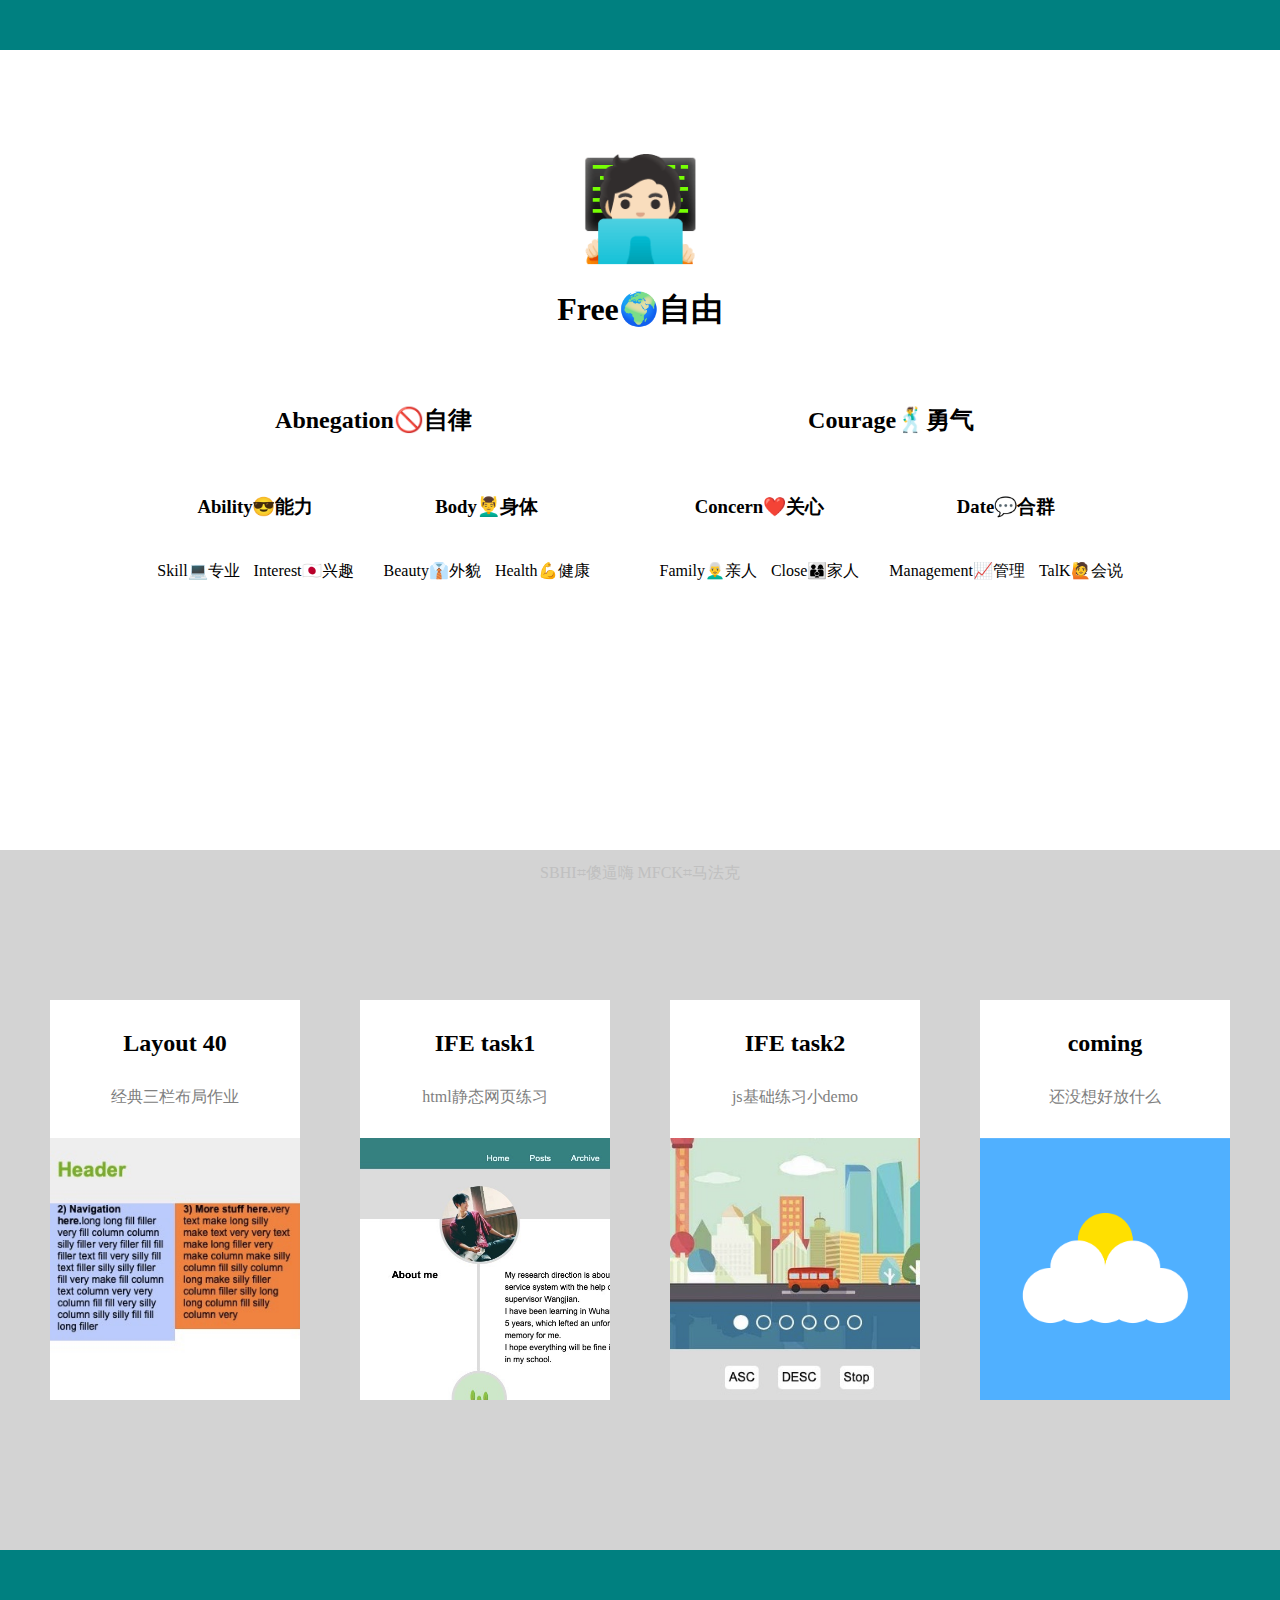
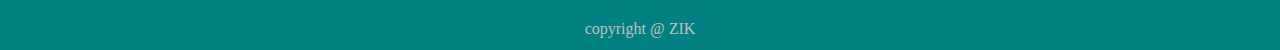
<file: index.html>
<!DOCTYPE html>
<html lang="en">
<head>
	<meta charset="UTF-8">
	<title>Home</title>
	<link rel="stylesheet" type="text/css" href="index.css">
</head>
<body>
	<header>
	</header>
	<div class="wrap">
		<div class="crux">
			<a href="https://github.com/zecoo"><p>🧑🏻‍💻</p></a>
		</div>
		<h1>Free<a href="">🌍</a>自由</h1>
		<div class="zecoo">
			<div class="t1 discipline">
				<h2>Abnegation<a href="">🚫</a>自律</h2>
				<div class="t2wrap">
					<div class="t2 ability">
						<h3>Ability<a href="">😎</a>能力</h3>
						<p>Skill<a href="">💻</a>专业</p>
						<p>Interest<a href="">🇯🇵</a>兴趣</p>
					</div>
					<div class="t2 body">
						<h3>Body<a href="">💆‍♂️</a>身体</h3>
						<p>Beauty<a href="">👔</a>外貌</p>
						<p>Health<a href="">💪</a>健康</p>
					</div>
				</div>
			</div>
			<div class="t1 aggressive">
				<h2>Courage<a href="">🕺</a>勇气</h2>
				<div class="t2wrap">
					<div class="t2 concern">
					<h3>Concern<a href="">❤️</a>关心</h3>
					<p>Family<a href="">👨‍🦳</a>亲人</p>
					<p>Close<a href="">👨‍👩‍👦</a>家人</p>
				</div>
				<div class="t2 together">
					<h3>Date<a href="">💬</a>合群</h3>
					<p>Management<a href="">📈</a>管理</p>
					<p>TalK<a href="">🙋</a>会说</p>
				</div>
				</div>
			</div>
		</div>
		<div class="tag">
			<p>SBHI⌗傻逼嗨 MFCK⌗马法克</p>
		</div>
	</div>
	<div class="work">
		<div class="layout40">
			<h2>Layout 40</h2>
			<p>经典三栏布局作业</p>
			<a href="layout40/00.html">
				<img src="img/layout40.jpg">
			</a>
		</div>
		<div class="ife1">
			<h2>IFE task1</h2>
			<p>html静态网页练习</p>
			<a href="task0001/index.html">
				<img src="img/ife1.jpg">
			</a>
		</div>
		<div class="ife2">
			<h2>IFE task2</h2>
			<p>js基础练习小demo</p>
			<a href="task0002/index.html">
				<img src="img/ife2.jpg">
			</a>
		</div>
		<div class="">
			<h2>coming</h2>
			<p>还没想好放什么</p>
			<a href="">
				<img src="img/slide-6.png">
			</a>
		</div>
	</div>
	<footer>
		<div id="copyright">
			copyright @ ZIK
		</div>
	</footer>
</body>
</html>
</file>
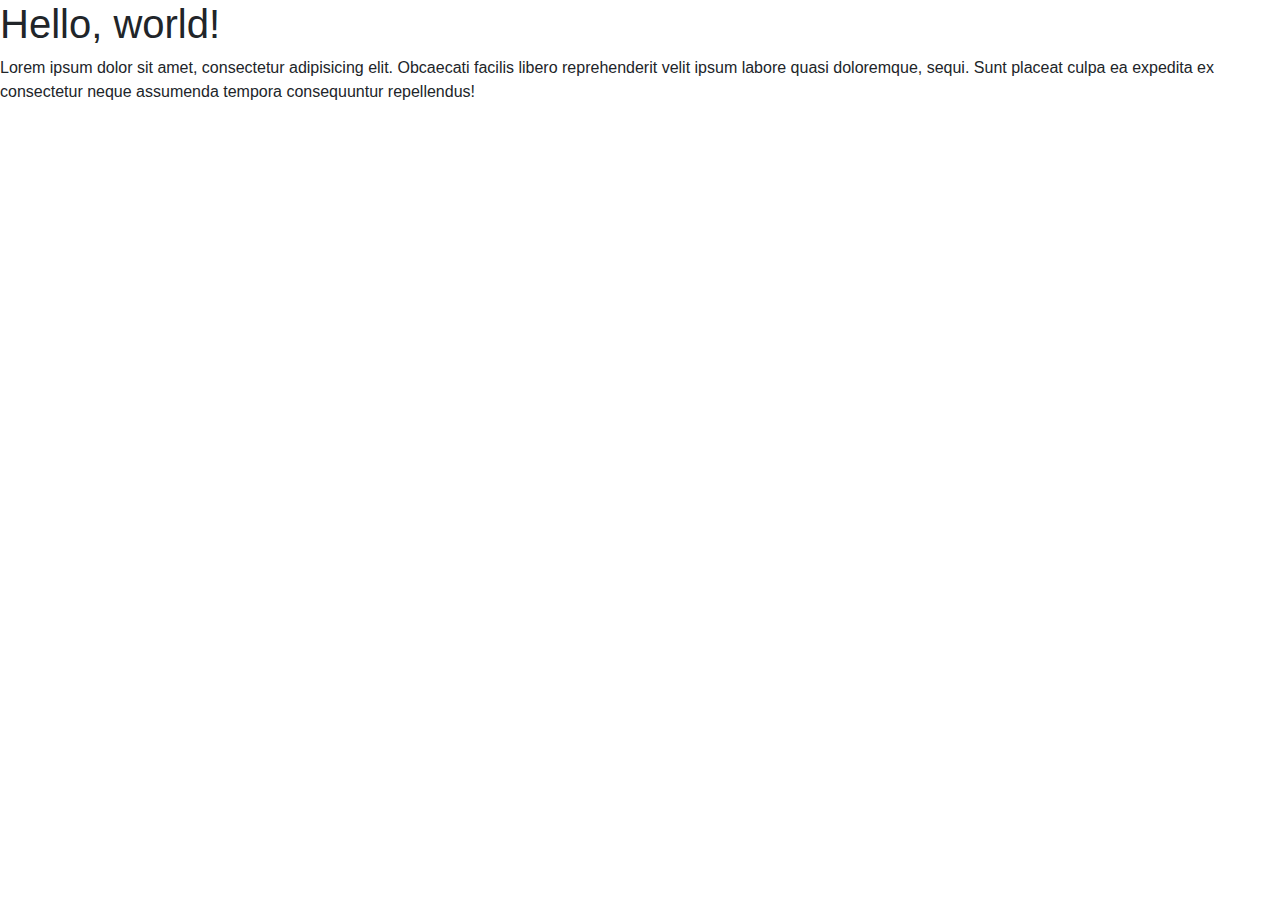
<file: bootstrap-tutorial/index.html>
<!DOCTYPE html>
<html lang="en">
<head>
	<meta charset="UTF-8">
	<title>Document</title>
	<link rel="stylesheet" href="https://stackpath.bootstrapcdn.com/bootstrap/4.4.1/css/bootstrap.min.css" integrity="sha384-Vkoo8x4CGsO3+Hhxv8T/Q5PaXtkKtu6ug5TOeNV6gBiFeWPGFN9MuhOf23Q9Ifjh" crossorigin="anonymous">
	<meta name="viewport" content="width=device-width, initial-scale=1, shrink-to-fit=no">
</head>
<body>
	<h1>Hello, world!</h1>
	<p>Lorem ipsum dolor sit amet, consectetur adipisicing elit. Obcaecati facilis libero reprehenderit velit ipsum labore quasi doloremque, sequi. Sunt placeat culpa ea expedita ex consectetur neque assumenda tempora consequuntur repellendus!</p>
	<script src="https://code.jquery.com/jquery-3.4.1.slim.min.js" integrity="sha384-J6qa4849blE2+poT4WnyKhv5vZF5SrPo0iEjwBvKU7imGFAV0wwj1yYfoRSJoZ+n" crossorigin="anonymous"></script>
	<script src="https://cdn.jsdelivr.net/npm/popper.js@1.16.0/dist/umd/popper.min.js" integrity="sha384-Q6E9RHvbIyZFJoft+2mJbHaEWldlvI9IOYy5n3zV9zzTtmI3UksdQRVvoxMfooAo" crossorigin="anonymous"></script>
	<script src="https://stackpath.bootstrapcdn.com/bootstrap/4.4.1/js/bootstrap.min.js" integrity="sha384-wfSDF2E50Y2D1uUdj0O3uMBJnjuUD4Ih7YwaYd1iqfktj0Uod8GCExl3Og8ifwB6" crossorigin="anonymous"></script>
</body>
</html>
</file>
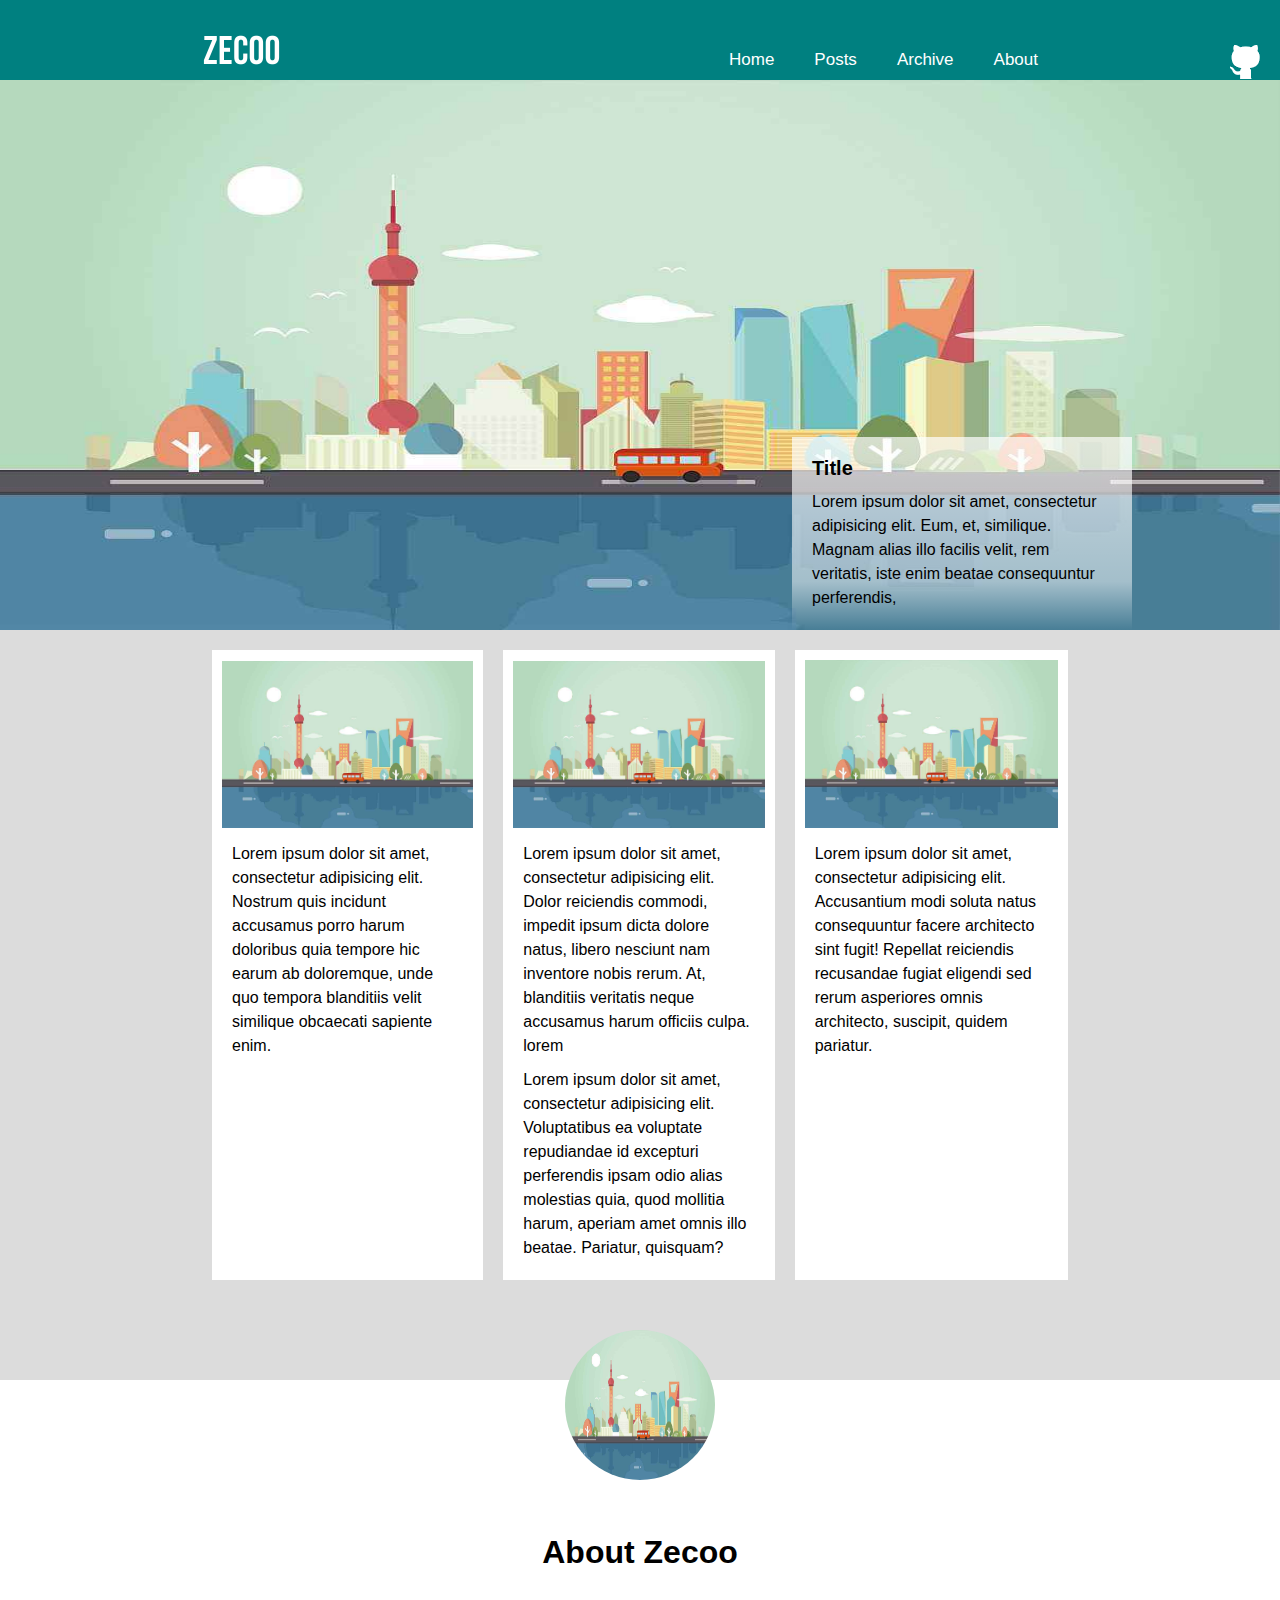
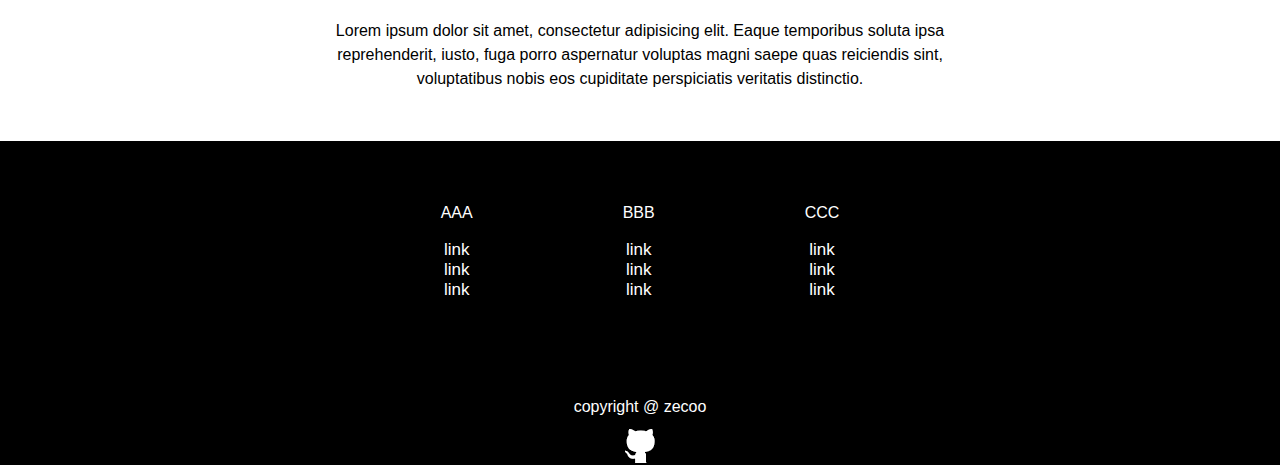
<file: task0001/index.html>
<!DOCTYPE html>
<html lang="en">
<head>
	<meta charset="UTF-8">
	<title>Index</title>
	<link rel="stylesheet" type="text/css" href="css/style.css">
</head>
<body>
	<header class="navbar">
		<div class="mylogo">
			<a href="../index.html"><img src="img/zecoo.png" width="100px"></a>
		</div>
		<div class="git-link">
			<a href="https://www.github.com/zecoo" target="_blank"><img src="img/icon-github.png"></a>
		</div>
		<nav class="navbar-menu">
			<ul>
				<li><a href="index.html">Home</a></li>
				<li><a href="blog.html">Posts</a></li>
				<li><a href="gallery.html">Archive</a></li>
				<li><a href="about.html">About</a></li>
			</ul>
		</nav>
	</header>

	<div class="banner">
		<img src="img/banner-bg.jpg">
		<div class="banner-text-wrap">
			<div class="banner-text">
				<h2>Title</h2>
				<p>Lorem ipsum dolor sit amet, consectetur adipisicing elit. Eum, et, similique. Magnam alias illo facilis velit, rem veritatis, iste enim beatae consequuntur perferendis, </p>
			</div>
		</div>
	</div>
	<div class="content">
		<div class="box-group">
			<article class="box">
				<img src="img/banner-bg.jpg" width="100%">
				<p>Lorem ipsum dolor sit amet, consectetur adipisicing elit. Nostrum quis incidunt accusamus porro harum doloribus quia tempore hic earum ab doloremque, unde quo tempora blanditiis velit similique obcaecati sapiente enim.
				</p>
			</article>
			<article class="box">
				<img src="img/banner-bg.jpg" width="100%">
				<p>Lorem ipsum dolor sit amet, consectetur adipisicing elit. Dolor reiciendis commodi, impedit ipsum dicta dolore natus, libero nesciunt nam inventore nobis rerum. At, blanditiis veritatis neque accusamus harum officiis culpa.
				lorem
				</p>
				<p>Lorem ipsum dolor sit amet, consectetur adipisicing elit. Voluptatibus ea voluptate repudiandae id excepturi perferendis ipsam odio alias molestias quia, quod mollitia harum, aperiam amet omnis illo beatae. Pariatur, quisquam?</p>
			</article>
			<article class="box">
				<img src="img/banner-bg.jpg" width="100%">
				<p>Lorem ipsum dolor sit amet, consectetur adipisicing elit. Accusantium modi soluta natus consequuntur facere architecto sint fugit! Repellat reiciendis recusandae fugiat eligendi sed rerum asperiores omnis architecto, suscipit, quidem pariatur.</p>
			</article>
		</div>
	</div>
	<div class="profile">
		<img src="img/banner-bg.jpg">
		<div class="intro">
			<h1>About Zecoo</h1>
			<br>
			<p>Lorem ipsum dolor sit amet, consectetur adipisicing elit. Eaque temporibus soluta ipsa reprehenderit, iusto, fuga porro aspernatur voluptas magni saepe quas reiciendis sint, voluptatibus nobis eos cupiditate perspiciatis veritatis distinctio.</p>
		</div>
	</div>
	<footer>
	<div class="sitemap">
		<ul>
			<p>AAA</p>
			<a href=""><li>link</li></a>
			<a href=""><li>link</li></a>
			<a href=""><li>link</li></a>
		</ul>
		<ul>
			<p>BBB</p>
			<a href=""><li>link</li></a>
			<a href=""><li>link</li></a>
			<a href=""><li>link</li></a>
		</ul>
		<ul>
			<p>CCC</p>
			<a href=""><li>link</li></a>
			<a href=""><li>link</li></a>
			<a href=""><li>link</li></a>
		</ul>
	</div>
	<div class="copyright">
		<p style="color: white">copyright @ zecoo</p>
		<img src="img/icon-github.png">
	</div>
	</footer>
</body>
</html>
</file>
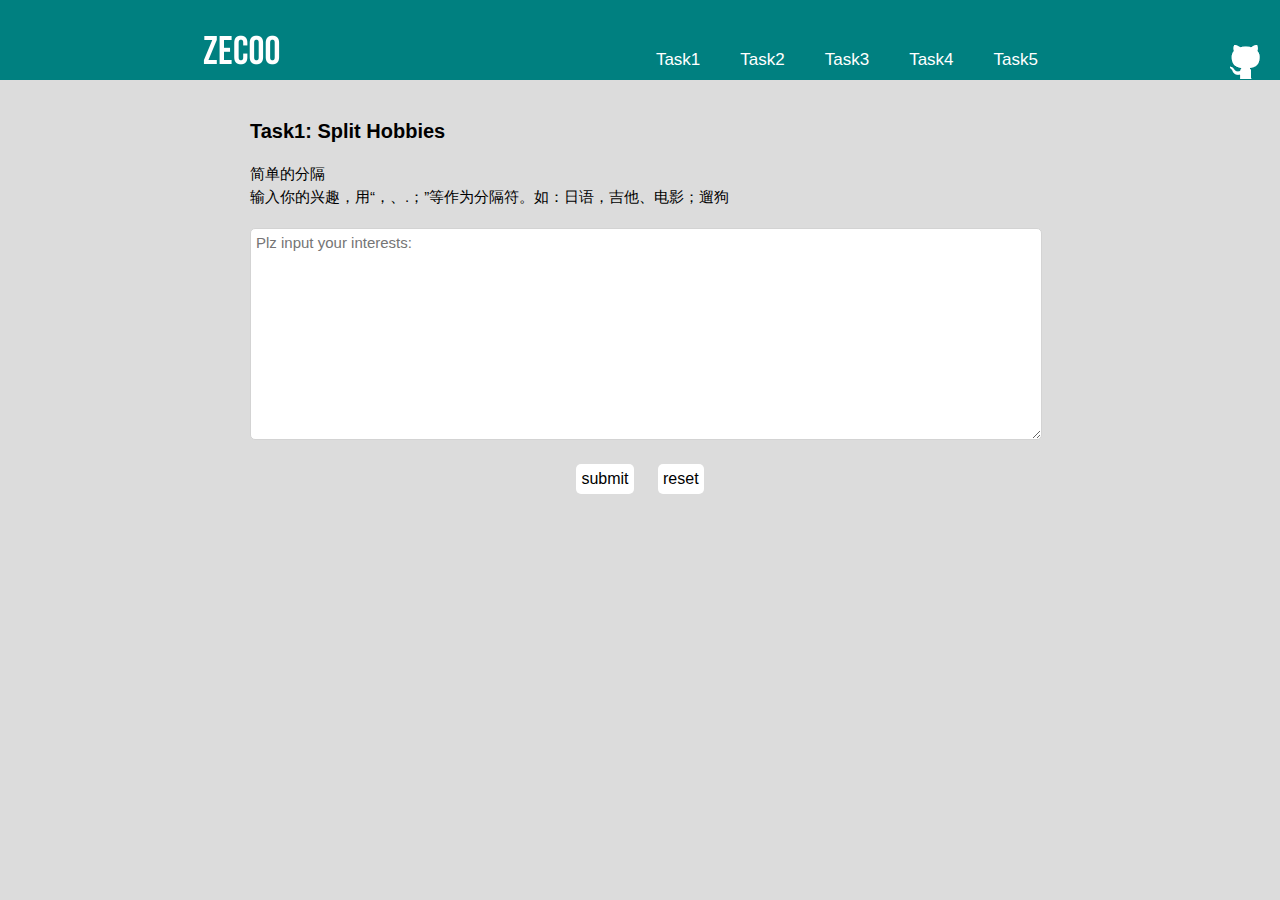
<file: task0002/index.html>
<!DOCTYPE html>
<html lang="en">
<head>
    <meta charset="UTF-8">
    <meta name="viewport" content="width=device-width, initial-scale=1.0">
    <title>Split Hobbies</title>
    <link rel="stylesheet" type="text/css" href="css/style.css">
</head>
<body>
    <header class="navbar">
        <div class="mylogo">
			<a href="../index.html"><img src="img/zecoo.png" width="100px"></a>
		</div>
		<div class="git-link">
			<a href="https://www.github.com/zecoo" target="_blank"><img src="img/icon-github.png"></a>
		</div>
        <div class="navbar-menu">
            <ul>
                <li><a href="index.html">Task1</a></li>
                <li><a href="task0002_2.html">Task2</a></li>
                <li><a href="task0002_3.html">Task3</a></li>
                <li><a href="task0002_4.html">Task4</a></li>
                <li><a href="task0002_5.html">Task5</a></li>
            </ul>
        </div>    
    </header>
    <div class="center">
        <div class="task-intro">
            <h2 class="test">Task1: Split Hobbies</h2>
            <p>简单的分隔</p>
            <p>输入你的兴趣，用“，、.；”等作为分隔符。如：日语，吉他、电影；遛狗</p>
        </div>
        
        <textarea class="myTextArea" placeholder="Plz input your interests: " id="hobby-input"></textarea>
        <div class="deal">
            <button onclick="showHobby()">submit</button>
            <button onclick="reset()">reset</button>
        </div>
        <div id="error"></div>
    </div>
    <script src="js/util.js"></script>
    <script src="js/task0002_1.js"></script>
</body>
</html>
</file>
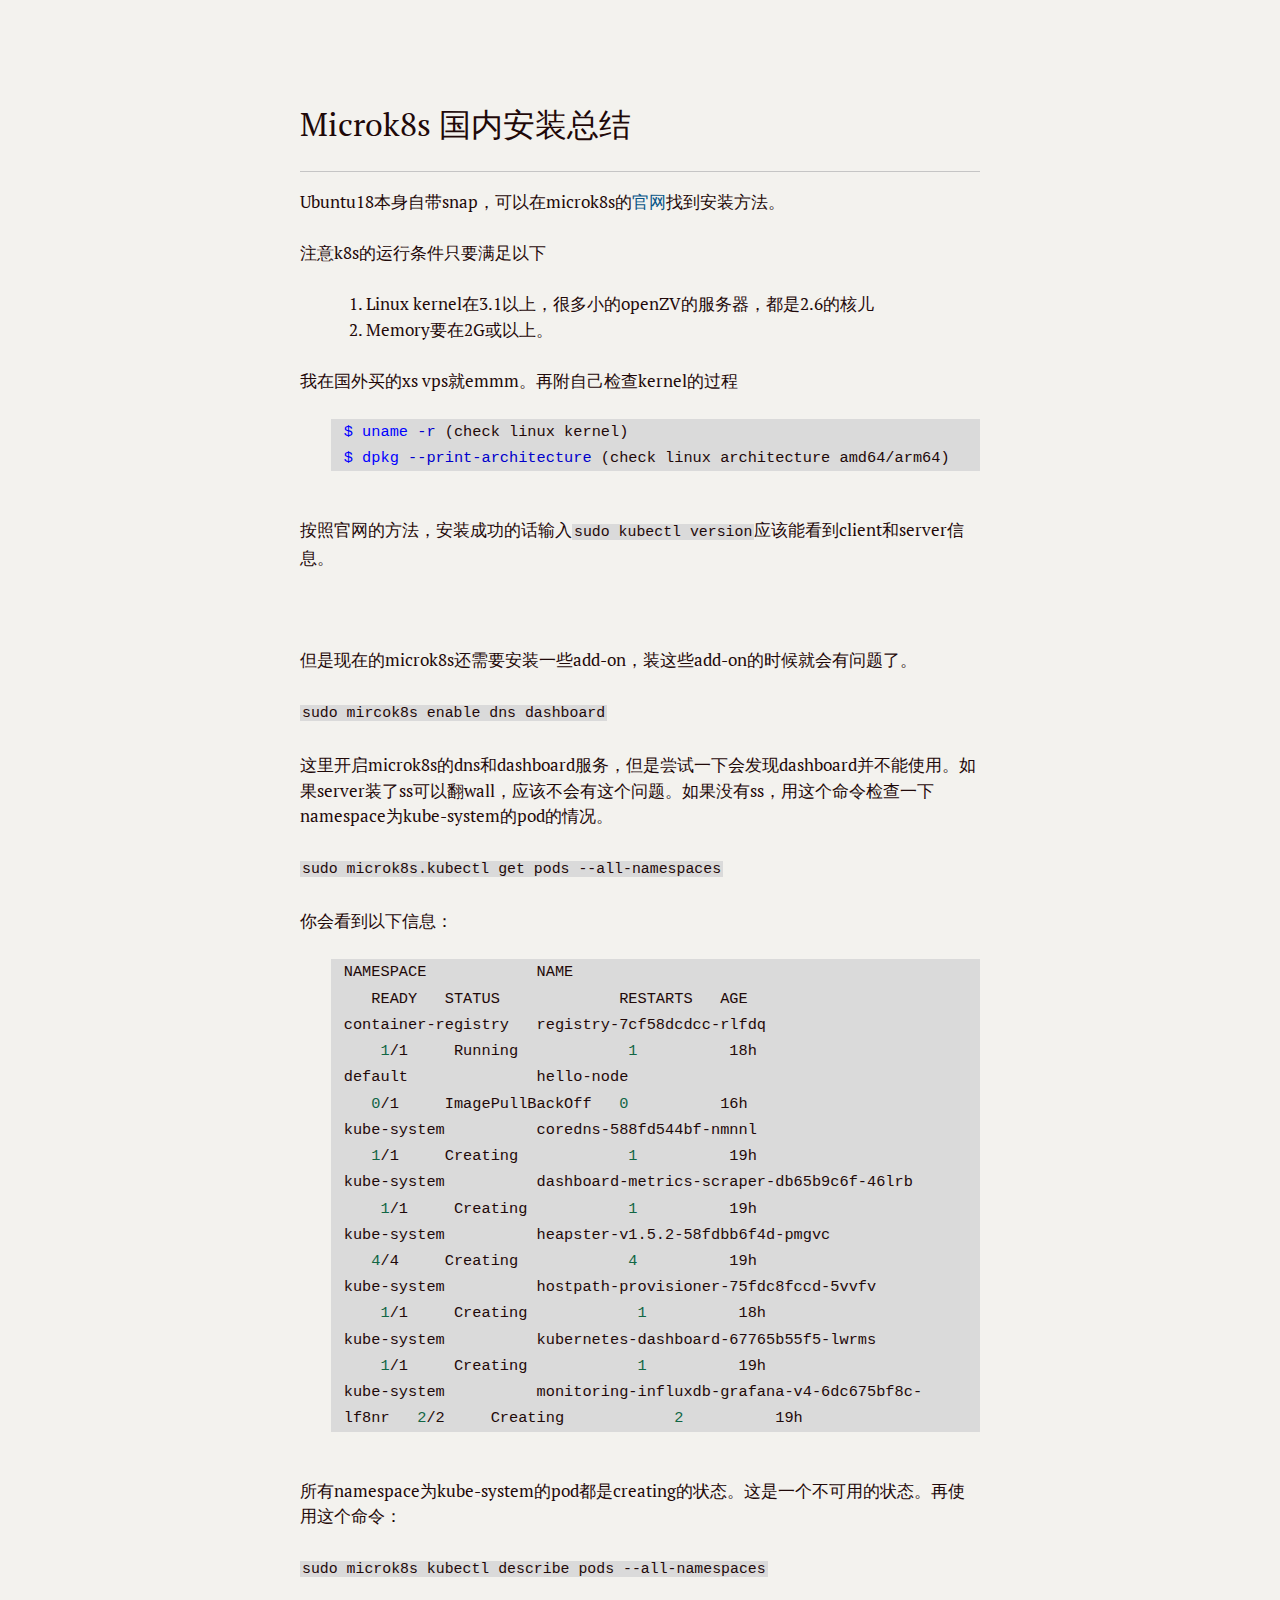
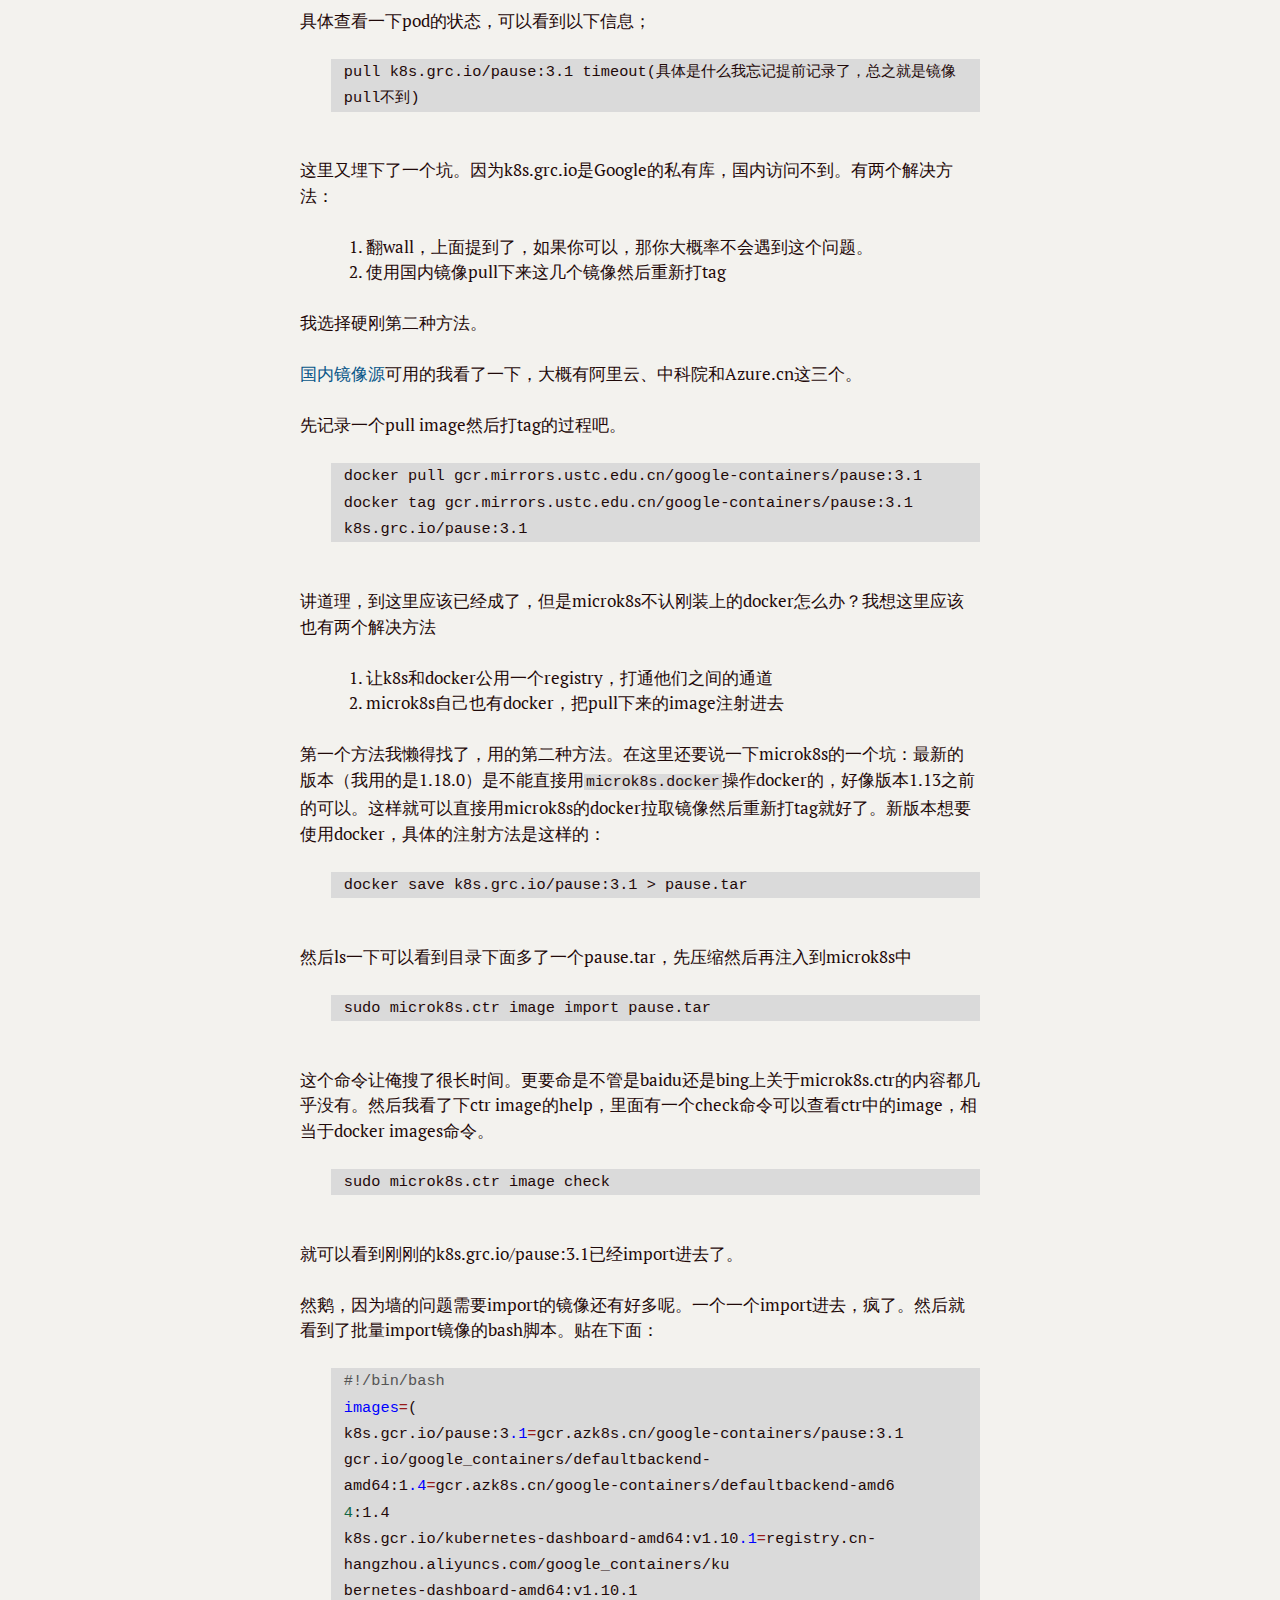
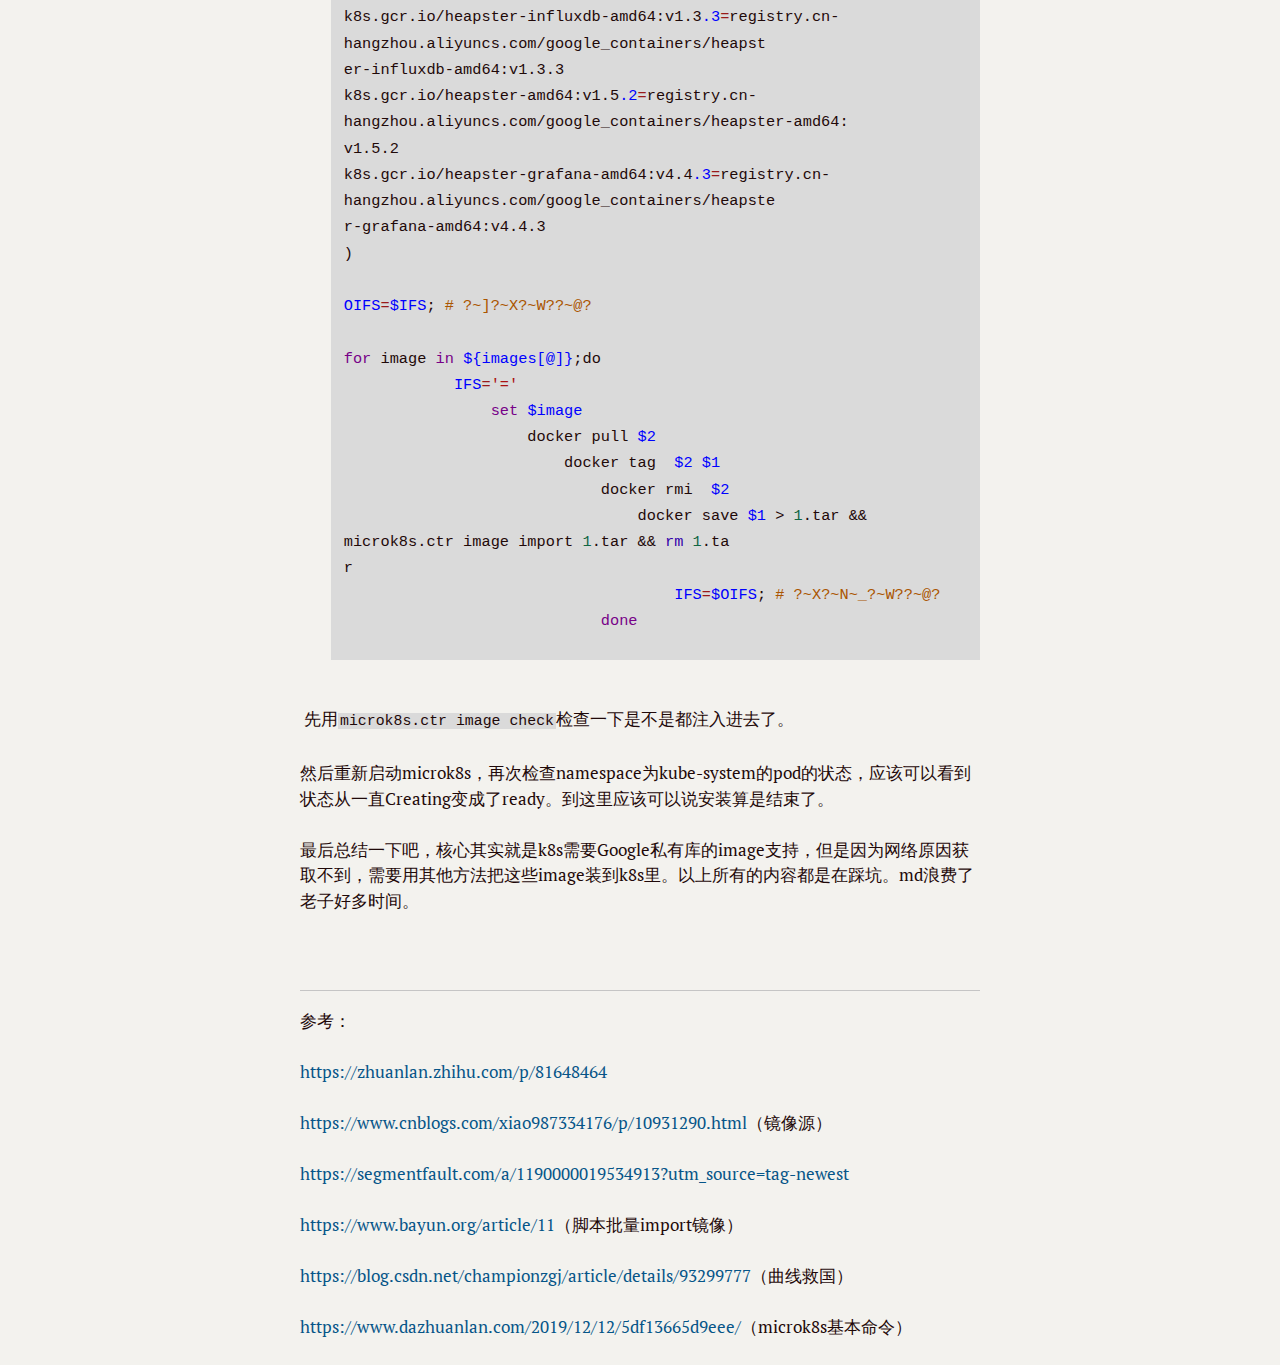
<file: blog/Microk8s-installation-in-China.html>
<!doctype html>
<html style='font-size:17px !important'>
<head>
<meta charset='UTF-8'><meta name='viewport' content='width=device-width initial-scale=1'>
<title>Microk8s installation in China</title><link href='https://fonts.loli.net/css?family=PT+Serif:400,400italic,700,700italic&subset=latin,cyrillic-ext,cyrillic,latin-ext' rel='stylesheet' type='text/css' /><style type='text/css'>html {overflow-x: initial !important;}:root { --bg-color: #ffffff; --text-color: #333333; --select-text-bg-color: #B5D6FC; --select-text-font-color: auto; --monospace: "Lucida Console",Consolas,"Courier",monospace; }
html { font-size: 14px; background-color: var(--bg-color); color: var(--text-color); font-family: "Helvetica Neue", Helvetica, Arial, sans-serif; -webkit-font-smoothing: antialiased; }
body { margin: 0px; padding: 0px; height: auto; bottom: 0px; top: 0px; left: 0px; right: 0px; font-size: 1rem; line-height: 1.42857143; overflow-x: hidden; background-image: inherit; background-size: inherit; background-attachment: inherit; background-origin: inherit; background-clip: inherit; background-color: inherit; tab-size: 4; background-position: inherit inherit; background-repeat: inherit inherit; }
iframe { margin: auto; }
a.url { word-break: break-all; }
a:active, a:hover { outline: 0px; }
.in-text-selection, ::selection { text-shadow: none; background: var(--select-text-bg-color); color: var(--select-text-font-color); }
#write { margin: 0px auto; height: auto; width: inherit; word-break: normal; word-wrap: break-word; position: relative; white-space: normal; overflow-x: visible; padding-top: 40px; }
#write.first-line-indent p { text-indent: 2em; }
#write.first-line-indent li p, #write.first-line-indent p * { text-indent: 0px; }
#write.first-line-indent li { margin-left: 2em; }
.for-image #write { padding-left: 8px; padding-right: 8px; }
body.typora-export { padding-left: 30px; padding-right: 30px; }
.typora-export .footnote-line, .typora-export li, .typora-export p { white-space: pre-wrap; }
@media screen and (max-width: 500px) { 
  body.typora-export { padding-left: 0px; padding-right: 0px; }
  #write { padding-left: 20px; padding-right: 20px; }
  .CodeMirror-sizer { margin-left: 0px !important; }
  .CodeMirror-gutters { display: none !important; }
}
#write li > figure:last-child { margin-bottom: 0.5rem; }
#write ol, #write ul { position: relative; }
img { max-width: 100%; vertical-align: middle; }
button, input, select, textarea { color: inherit; font-family: inherit; font-size: inherit; font-style: inherit; font-variant-caps: inherit; font-weight: inherit; font-stretch: inherit; line-height: inherit; }
input[type="checkbox"], input[type="radio"] { line-height: normal; padding: 0px; }
*, ::after, ::before { box-sizing: border-box; }
#write h1, #write h2, #write h3, #write h4, #write h5, #write h6, #write p, #write pre { width: inherit; }
#write h1, #write h2, #write h3, #write h4, #write h5, #write h6, #write p { position: relative; }
p { line-height: inherit; }
h1, h2, h3, h4, h5, h6 { break-after: avoid-page; break-inside: avoid; orphans: 2; }
p { orphans: 4; }
h1 { font-size: 2rem; }
h2 { font-size: 1.8rem; }
h3 { font-size: 1.6rem; }
h4 { font-size: 1.4rem; }
h5 { font-size: 1.2rem; }
h6 { font-size: 1rem; }
.md-math-block, .md-rawblock, h1, h2, h3, h4, h5, h6, p { margin-top: 1rem; margin-bottom: 1rem; }
.hidden { display: none; }
.md-blockmeta { color: rgb(204, 204, 204); font-weight: 700; font-style: italic; }
a { cursor: pointer; }
sup.md-footnote { padding: 2px 4px; background-color: rgba(238, 238, 238, 0.701961); color: rgb(85, 85, 85); border-top-left-radius: 4px; border-top-right-radius: 4px; border-bottom-right-radius: 4px; border-bottom-left-radius: 4px; cursor: pointer; }
sup.md-footnote a, sup.md-footnote a:hover { color: inherit; text-transform: inherit; text-decoration: inherit; }
#write input[type="checkbox"] { cursor: pointer; width: inherit; height: inherit; }
figure { overflow-x: auto; margin: 1.2em 0px; max-width: calc(100% + 16px); padding: 0px; }
figure > table { margin: 0px !important; }
tr { break-inside: avoid; break-after: auto; }
thead { display: table-header-group; }
table { border-collapse: collapse; border-spacing: 0px; width: 100%; overflow: auto; break-inside: auto; text-align: left; }
table.md-table td { min-width: 32px; }
.CodeMirror-gutters { border-right-width: 0px; background-color: inherit; }
.CodeMirror-linenumber { }
.CodeMirror { text-align: left; }
.CodeMirror-placeholder { opacity: 0.3; }
.CodeMirror pre { padding: 0px 4px; }
.CodeMirror-lines { padding: 0px; }
div.hr:focus { cursor: none; }
#write pre { white-space: pre-wrap; }
#write.fences-no-line-wrapping pre { white-space: pre; }
#write pre.ty-contain-cm { white-space: normal; }
.CodeMirror-gutters { margin-right: 4px; }
.md-fences { font-size: 0.9rem; display: block; break-inside: avoid; text-align: left; overflow: visible; white-space: pre; background-image: inherit; background-size: inherit; background-attachment: inherit; background-origin: inherit; background-clip: inherit; background-color: inherit; position: relative !important; background-position: inherit inherit; background-repeat: inherit inherit; }
.md-diagram-panel { width: 100%; margin-top: 10px; text-align: center; padding-top: 0px; padding-bottom: 8px; overflow-x: auto; }
#write .md-fences.mock-cm { white-space: pre-wrap; }
.md-fences.md-fences-with-lineno { padding-left: 0px; }
#write.fences-no-line-wrapping .md-fences.mock-cm { white-space: pre; overflow-x: auto; }
.md-fences.mock-cm.md-fences-with-lineno { padding-left: 8px; }
.CodeMirror-line, twitterwidget { break-inside: avoid; }
.footnotes { opacity: 0.8; font-size: 0.9rem; margin-top: 1em; margin-bottom: 1em; }
.footnotes + .footnotes { margin-top: 0px; }
.md-reset { margin: 0px; padding: 0px; border: 0px; outline: 0px; vertical-align: top; text-decoration: none; text-shadow: none; float: none; position: static; width: auto; height: auto; white-space: nowrap; cursor: inherit; line-height: normal; font-weight: 400; text-align: left; box-sizing: content-box; direction: ltr; background-position: 0px 0px; background-repeat: initial initial; }
li div { padding-top: 0px; }
blockquote { margin: 1rem 0px; }
li .mathjax-block, li p { margin: 0.5rem 0px; }
li { margin: 0px; position: relative; }
blockquote > :last-child { margin-bottom: 0px; }
blockquote > :first-child, li > :first-child { margin-top: 0px; }
.footnotes-area { color: rgb(136, 136, 136); margin-top: 0.714rem; padding-bottom: 0.143rem; white-space: normal; }
#write .footnote-line { white-space: pre-wrap; }
@media print { 
  body, html { border: 1px solid transparent; height: 99%; break-after: avoid; break-before: avoid; }
  #write { margin-top: 0px; padding-top: 0px; border-color: transparent !important; }
  .typora-export * { -webkit-print-color-adjust: exact; }
  html.blink-to-pdf { font-size: 13px; }
  .typora-export #write { padding-left: 32px; padding-right: 32px; padding-bottom: 0px; break-after: avoid; }
  .typora-export #write::after { height: 0px; }
}
.footnote-line { margin-top: 0.714em; font-size: 0.7em; }
a img, img a { cursor: pointer; }
pre.md-meta-block { font-size: 0.8rem; min-height: 0.8rem; white-space: pre-wrap; background-color: rgb(204, 204, 204); display: block; overflow-x: hidden; background-position: initial initial; background-repeat: initial initial; }
p > .md-image:only-child:not(.md-img-error) img, p > img:only-child { display: block; margin: auto; }
p > .md-image:only-child { display: inline-block; width: 100%; }
#write .MathJax_Display { margin: 0.8em 0px 0px; }
.md-math-block { width: 100%; }
.md-math-block:not(:empty)::after { display: none; }
[contenteditable="true"]:active, [contenteditable="true"]:focus, [contenteditable="false"]:active, [contenteditable="false"]:focus { outline: 0px; box-shadow: none; }
.md-task-list-item { position: relative; list-style-type: none; }
.task-list-item.md-task-list-item { padding-left: 0px; }
.md-task-list-item > input { position: absolute; top: 0px; left: 0px; margin-left: -1.2em; margin-top: calc(1em - 10px); border: none; }
.math { font-size: 1rem; }
.md-toc { min-height: 3.58rem; position: relative; font-size: 0.9rem; border-top-left-radius: 10px; border-top-right-radius: 10px; border-bottom-right-radius: 10px; border-bottom-left-radius: 10px; }
.md-toc-content { position: relative; margin-left: 0px; }
.md-toc-content::after, .md-toc::after { display: none; }
.md-toc-item { display: block; color: rgb(65, 131, 196); }
.md-toc-item a { text-decoration: none; }
.md-toc-inner:hover { text-decoration: underline; }
.md-toc-inner { display: inline-block; cursor: pointer; }
.md-toc-h1 .md-toc-inner { margin-left: 0px; font-weight: 700; }
.md-toc-h2 .md-toc-inner { margin-left: 2em; }
.md-toc-h3 .md-toc-inner { margin-left: 4em; }
.md-toc-h4 .md-toc-inner { margin-left: 6em; }
.md-toc-h5 .md-toc-inner { margin-left: 8em; }
.md-toc-h6 .md-toc-inner { margin-left: 10em; }
@media screen and (max-width: 48em) { 
  .md-toc-h3 .md-toc-inner { margin-left: 3.5em; }
  .md-toc-h4 .md-toc-inner { margin-left: 5em; }
  .md-toc-h5 .md-toc-inner { margin-left: 6.5em; }
  .md-toc-h6 .md-toc-inner { margin-left: 8em; }
}
a.md-toc-inner { font-size: inherit; font-style: inherit; font-weight: inherit; line-height: inherit; }
.footnote-line a:not(.reversefootnote) { color: inherit; }
.md-attr { display: none; }
.md-fn-count::after { content: "."; }
code, pre, samp, tt { font-family: var(--monospace); }
kbd { margin: 0px 0.1em; padding: 0.1em 0.6em; font-size: 0.8em; color: rgb(36, 39, 41); background-color: rgb(255, 255, 255); border: 1px solid rgb(173, 179, 185); border-top-left-radius: 3px; border-top-right-radius: 3px; border-bottom-right-radius: 3px; border-bottom-left-radius: 3px; box-shadow: rgba(12, 13, 14, 0.2) 0px 1px 0px, rgb(255, 255, 255) 0px 0px 0px 2px inset; white-space: nowrap; vertical-align: middle; background-position: initial initial; background-repeat: initial initial; }
.md-comment { color: rgb(162, 127, 3); opacity: 0.8; font-family: var(--monospace); }
code { text-align: left; }
a.md-print-anchor { white-space: pre !important; border: none !important; display: inline-block !important; position: absolute !important; width: 1px !important; right: 0px !important; outline: 0px !important; text-shadow: initial !important; background-position: 0px 0px !important; background-repeat: initial initial !important; }
.md-inline-math .MathJax_SVG .noError { display: none !important; }
.html-for-mac .inline-math-svg .MathJax_SVG { vertical-align: 0.2px; }
.md-math-block .MathJax_SVG_Display { text-align: center; margin: 0px; position: relative; text-indent: 0px; max-width: none; max-height: none; min-height: 0px; min-width: 100%; width: auto; overflow-y: hidden; display: block !important; }
.MathJax_SVG_Display, .md-inline-math .MathJax_SVG_Display { width: auto; margin: inherit; display: inline-block !important; }
.MathJax_SVG .MJX-monospace { font-family: var(--monospace); }
.MathJax_SVG .MJX-sans-serif { font-family: sans-serif; }
.MathJax_SVG { display: inline; font-style: normal; font-weight: 400; line-height: normal; zoom: 90%; text-indent: 0px; text-align: left; text-transform: none; letter-spacing: normal; word-spacing: normal; word-wrap: normal; white-space: nowrap; float: none; direction: ltr; max-width: none; max-height: none; min-width: 0px; min-height: 0px; border: 0px; padding: 0px; margin: 0px; }
.MathJax_SVG * { transition: none; }
.MathJax_SVG_Display svg { vertical-align: middle !important; margin-bottom: 0px !important; margin-top: 0px !important; }
.os-windows.monocolor-emoji .md-emoji { font-family: "Segoe UI Symbol", sans-serif; }
.md-diagram-panel > svg { max-width: 100%; }
[lang="flow"] svg, [lang="mermaid"] svg { max-width: 100%; height: auto; }
[lang="mermaid"] .node text { font-size: 1rem; }
table tr th { border-bottom-width: 0px; }
video { max-width: 100%; display: block; margin: 0px auto; }
iframe { max-width: 100%; width: 100%; border: none; }
.highlight td, .highlight tr { border: 0px; }
svg[id^="mermaidChart"] { line-height: 1em; }
mark { background-color: rgb(255, 255, 0); color: rgb(0, 0, 0); background-position: initial initial; background-repeat: initial initial; }
.md-html-inline .md-plain, .md-html-inline strong, mark .md-inline-math, mark strong { color: inherit; }
mark .md-meta { color: rgb(0, 0, 0); opacity: 0.3 !important; }


.CodeMirror { height: auto; }
.CodeMirror.cm-s-inner { background-image: inherit; background-size: inherit; background-attachment: inherit; background-origin: inherit; background-clip: inherit; background-color: inherit; background-position: inherit inherit; background-repeat: inherit inherit; }
.CodeMirror-scroll { overflow-y: hidden; overflow-x: auto; z-index: 3; }
.CodeMirror-gutter-filler, .CodeMirror-scrollbar-filler { background-color: rgb(255, 255, 255); }
.CodeMirror-gutters { border-right-width: 1px; border-right-style: solid; border-right-color: rgb(221, 221, 221); background-image: inherit; background-size: inherit; background-attachment: inherit; background-origin: inherit; background-clip: inherit; background-color: inherit; white-space: nowrap; background-position: inherit inherit; background-repeat: inherit inherit; }
.CodeMirror-linenumber { padding: 0px 3px 0px 5px; text-align: right; color: rgb(153, 153, 153); }
.cm-s-inner .cm-keyword { color: rgb(119, 0, 136); }
.cm-s-inner .cm-atom, .cm-s-inner.cm-atom { color: rgb(34, 17, 153); }
.cm-s-inner .cm-number { color: rgb(17, 102, 68); }
.cm-s-inner .cm-def { color: rgb(0, 0, 255); }
.cm-s-inner .cm-variable { color: rgb(0, 0, 0); }
.cm-s-inner .cm-variable-2 { color: rgb(0, 85, 170); }
.cm-s-inner .cm-variable-3 { color: rgb(0, 136, 85); }
.cm-s-inner .cm-string { color: rgb(170, 17, 17); }
.cm-s-inner .cm-property { color: rgb(0, 0, 0); }
.cm-s-inner .cm-operator { color: rgb(152, 26, 26); }
.cm-s-inner .cm-comment, .cm-s-inner.cm-comment { color: rgb(170, 85, 0); }
.cm-s-inner .cm-string-2 { color: rgb(255, 85, 0); }
.cm-s-inner .cm-meta { color: rgb(85, 85, 85); }
.cm-s-inner .cm-qualifier { color: rgb(85, 85, 85); }
.cm-s-inner .cm-builtin { color: rgb(51, 0, 170); }
.cm-s-inner .cm-bracket { color: rgb(153, 153, 119); }
.cm-s-inner .cm-tag { color: rgb(17, 119, 0); }
.cm-s-inner .cm-attribute { color: rgb(0, 0, 204); }
.cm-s-inner .cm-header, .cm-s-inner.cm-header { color: rgb(0, 0, 255); }
.cm-s-inner .cm-quote, .cm-s-inner.cm-quote { color: rgb(0, 153, 0); }
.cm-s-inner .cm-hr, .cm-s-inner.cm-hr { color: rgb(153, 153, 153); }
.cm-s-inner .cm-link, .cm-s-inner.cm-link { color: rgb(0, 0, 204); }
.cm-negative { color: rgb(221, 68, 68); }
.cm-positive { color: rgb(34, 153, 34); }
.cm-header, .cm-strong { font-weight: 700; }
.cm-del { text-decoration: line-through; }
.cm-em { font-style: italic; }
.cm-link { text-decoration: underline; }
.cm-error { color: red; }
.cm-invalidchar { color: red; }
.cm-constant { color: rgb(38, 139, 210); }
.cm-defined { color: rgb(181, 137, 0); }
div.CodeMirror span.CodeMirror-matchingbracket { color: rgb(0, 255, 0); }
div.CodeMirror span.CodeMirror-nonmatchingbracket { color: rgb(255, 34, 34); }
.cm-s-inner .CodeMirror-activeline-background { background-image: inherit; background-size: inherit; background-attachment: inherit; background-origin: inherit; background-clip: inherit; background-color: inherit; background-position: inherit inherit; background-repeat: inherit inherit; }
.CodeMirror { position: relative; overflow: hidden; }
.CodeMirror-scroll { height: 100%; outline: 0px; position: relative; box-sizing: content-box; background-image: inherit; background-size: inherit; background-attachment: inherit; background-origin: inherit; background-clip: inherit; background-color: inherit; background-position: inherit inherit; background-repeat: inherit inherit; }
.CodeMirror-sizer { position: relative; }
.CodeMirror-gutter-filler, .CodeMirror-hscrollbar, .CodeMirror-scrollbar-filler, .CodeMirror-vscrollbar { position: absolute; z-index: 6; display: none; }
.CodeMirror-vscrollbar { right: 0px; top: 0px; overflow: hidden; }
.CodeMirror-hscrollbar { bottom: 0px; left: 0px; overflow: hidden; }
.CodeMirror-scrollbar-filler { right: 0px; bottom: 0px; }
.CodeMirror-gutter-filler { left: 0px; bottom: 0px; }
.CodeMirror-gutters { position: absolute; left: 0px; top: 0px; padding-bottom: 30px; z-index: 3; }
.CodeMirror-gutter { white-space: normal; height: 100%; box-sizing: content-box; padding-bottom: 30px; margin-bottom: -32px; display: inline-block; }
.CodeMirror-gutter-wrapper { position: absolute; z-index: 4; border: none !important; background-position: 0px 0px !important; background-repeat: initial initial !important; }
.CodeMirror-gutter-background { position: absolute; top: 0px; bottom: 0px; z-index: 4; }
.CodeMirror-gutter-elt { position: absolute; cursor: default; z-index: 4; }
.CodeMirror-lines { cursor: text; }
.CodeMirror pre { border-top-left-radius: 0px; border-top-right-radius: 0px; border-bottom-right-radius: 0px; border-bottom-left-radius: 0px; border-width: 0px; font-family: inherit; font-size: inherit; margin: 0px; white-space: pre; word-wrap: normal; color: inherit; z-index: 2; position: relative; overflow: visible; background-position: 0px 0px; background-repeat: initial initial; }
.CodeMirror-wrap pre { word-wrap: break-word; white-space: pre-wrap; word-break: normal; }
.CodeMirror-code pre { border-right-width: 30px; border-right-style: solid; border-right-color: transparent; width: fit-content; }
.CodeMirror-wrap .CodeMirror-code pre { border-right-style: none; width: auto; }
.CodeMirror-linebackground { position: absolute; left: 0px; right: 0px; top: 0px; bottom: 0px; z-index: 0; }
.CodeMirror-linewidget { position: relative; z-index: 2; overflow: auto; }
.CodeMirror-wrap .CodeMirror-scroll { overflow-x: hidden; }
.CodeMirror-measure { position: absolute; width: 100%; height: 0px; overflow: hidden; visibility: hidden; }
.CodeMirror-measure pre { position: static; }
.CodeMirror div.CodeMirror-cursor { position: absolute; visibility: hidden; border-right-style: none; width: 0px; }
.CodeMirror div.CodeMirror-cursor { visibility: hidden; }
.CodeMirror-focused div.CodeMirror-cursor { visibility: inherit; }
.cm-searching { background-color: rgba(255, 255, 0, 0.4); background-position: initial initial; background-repeat: initial initial; }
@media print { 
  .CodeMirror div.CodeMirror-cursor { visibility: hidden; }
}


/* meyer reset -- http://meyerweb.com/eric/tools/css/reset/ , v2.0 | 20110126 | License: none (public domain) */

@include-when-export url(https://fonts.loli.net/css?family=PT+Serif:400,400italic,700,700italic&subset=latin,cyrillic-ext,cyrillic,latin-ext);

/* =========== */

:root {
	--active-file-bg-color: #dadada;
	--active-file-bg-color: rgba(32, 43, 51, 0.63);
	--active-file-text-color: white;
	--bg-color: #f3f2ee;
	--text-color: #1f0909;
	--control-text-color: #444;
	--rawblock-edit-panel-bd: #e5e5e5;

	--select-text-bg-color: rgba(32, 43, 51, 0.63);
  --select-text-font-color: white;
}

pre {
	--select-text-bg-color: #36284e;
	--select-text-font-color: #fff;
}

html {
	font-size: 16px;
}

html, body {
	background-color: #f3f2ee;
	font-family: "PT Serif", 'Times New Roman', Times, serif;
	color: #1f0909;
	line-height: 1.5em;
}

/*#write {
	overflow-x: auto;
    max-width: initial;
	padding-left: calc(50% - 17em);
    padding-right: calc(50% - 17em);
}

@media (max-width: 36em) {
 	#write {
 		padding-left: 1em;
    	padding-right: 1em;
 	}
}*/

#write {
	max-width: 40em;
}

ol li {
	list-style-type: decimal;
	list-style-position: outside;
}
ul li {
	list-style-type: disc;
	list-style-position: outside;
}

ol,
ul {
	list-style: none;
}

blockquote,
q {
	quotes: none;
}
blockquote:before,
blockquote:after,
q:before,
q:after {
	content: '';
	content: none;
}
table {
	border-collapse: collapse;
	border-spacing: 0;
}
/* styles */

/* ====== */

/* headings */

h1,
h2,
h3,
h4,
h5,
h6 {
	font-weight: bold;
}
h1 {
	font-size: 1.875em;
	/*30 / 16*/
	line-height: 1.6em;
	/* 48 / 30*/
	margin-top: 2em;
}
h2,
h3 {
	font-size: 1.3125em;
	/*21 / 16*/
	line-height: 1.15;
	/*24 / 21*/
	margin-top: 2.285714em;
	/*48 / 21*/
	margin-bottom: 1.15em;
	/*24 / 21*/
}
h3 {
	font-weight: normal;
}
h4 {
	font-size: 1.125em;
	/*18 / 16*/
	margin-top: 2.67em;
	/*48 / 18*/
}
h5,
h6 {
	font-size: 1em;
	/*16*/
}
h1 {
	border-bottom: 1px solid;
	margin-bottom: 1.875em;
	padding-bottom: 0.8125em;
}
/* links */

a {
	text-decoration: none;
	color: #065588;
}
a:hover,
a:active {
	text-decoration: underline;
}
/* block spacing */

p,
blockquote,
.md-fences {
	margin-bottom: 1.5em;
}
h1,
h2,
h3,
h4,
h5,
h6 {
	margin-bottom: 1.5em;
}
/* blockquote */

blockquote {
	font-style: italic;
	border-left: 5px solid;
	margin-left: 2em;
	padding-left: 1em;
}
/* lists */

ul,
ol {
	margin: 0 0 1.5em 1.5em;
}
/* tables */
.md-meta,.md-before, .md-after {
	color:#999;
}

table {
	margin-bottom: 1.5em;
	/*24 / 16*/
	font-size: 1em;
	/* width: 100%; */
}
thead th,
tfoot th {
	padding: .25em .25em .25em .4em;
	text-transform: uppercase;
}
th {
	text-align: left;
}
td {
	vertical-align: top;
	padding: .25em .25em .25em .4em;
}

code,
.md-fences {
	background-color: #dadada;
}

code {
	padding-left: 2px;
	padding-right: 2px;
}

.md-fences {
	margin-left: 2em;
	margin-bottom: 3em;
	padding-left: 1ch;
	padding-right: 1ch;
}

pre,
code,
tt {
	font-size: .875em;
	line-height: 1.714285em;
}
/* some fixes */

h1 {
	line-height: 1.3em;
	font-weight: normal;
	margin-bottom: 0.5em;
}

p + ul,
p + ol{
	margin-top: .5em;
}

h3 + ul,
h4 + ul,
h5 + ul,
h6 + ul,
h3 + ol,
h4 + ol,
h5 + ol,
h6 + ol {
	margin-top: .5em;
}

li > ul,
li > ol {
	margin-top: inherit;
	margin-bottom: 0;
}

li ol>li {
	list-style-type: lower-alpha;
}

li li ol>li{
	list-style-type: lower-roman;
}

h2,
h3 {
	margin-bottom: .75em;
}
hr {
	border-top: none;
	border-right: none;
	border-bottom: 1px solid;
	border-left: none;
}
h1 {
	border-color: #c5c5c5;
}
blockquote {
	border-color: #bababa;
	color: #656565;
}

blockquote ul,
blockquote ol {
	margin-left:0;
}

.ty-table-edit {
	background-color: transparent;
}
thead {
	background-color: #dadada;
}
tr:nth-child(even) {
	background: #e8e7e7;
}
hr {
	border-color: #c5c5c5;
}
.task-list{
	padding-left: 1rem;
}

.md-task-list-item {
	padding-left: 1.5rem;
	list-style-type: none;
}

.md-task-list-item > input:before {
	content: '\221A';
	display: inline-block;
	width: 1.25rem;
  	height: 1.6rem;
	vertical-align: middle;
	text-align: center;
	color: #ddd;
	background-color: #F3F2EE;
}

.md-task-list-item > input:checked:before,
.md-task-list-item > input[checked]:before{
	color: inherit;
}

#write pre.md-meta-block {
	min-height: 1.875rem;
	color: #555;
	border: 0px;
	background: transparent;
	margin-top: -4px;
	margin-left: 1em;
	margin-top: 1em;
}

.md-image>.md-meta {
	color: #9B5146;
}

.md-image>.md-meta{
	font-family: Menlo, 'Ubuntu Mono', Consolas, 'Courier New', 'Microsoft Yahei', 'Hiragino Sans GB', 'WenQuanYi Micro Hei', serif;
}


#write>h3.md-focus:before{
	left: -1.5rem;
	color:#999;
	border-color:#999;
}
#write>h4.md-focus:before{
	left: -1.5rem;
	top: .25rem;
	color:#999;
	border-color:#999;
}
#write>h5.md-focus:before{
	left: -1.5rem;
	top: .0.3125rem;
	color:#999;
	border-color:#999;
}
#write>h6.md-focus:before{
	left: -1.5rem;
	top: 0.3125rem;
	color:#999;
	border-color:#999;
}

.md-toc:focus .md-toc-content{
	margin-top: 19px;
}

.md-toc-content:empty:before{
	color: #065588;
}
.md-toc-item {
	color: #065588;
}
#write div.md-toc-tooltip {
	background-color: #f3f2ee;
}

#typora-sidebar {
	background-color: #f3f2ee;
	-webkit-box-shadow: 0 6px 12px rgba(0, 0, 0, 0.375);
  	box-shadow: 0 6px 12px rgba(0, 0, 0, 0.375);
}

.pin-outline #typora-sidebar {
	background: inherit;
	box-shadow: none;
	border-right: 1px dashed;
}

.pin-outline #typora-sidebar:hover .outline-title-wrapper {
	border-left:1px dashed;
}

.outline-item:hover {
  background-color: #dadada;
  border-left: 28px solid #dadada;
  border-right: 18px solid #dadada;
}

.typora-node .outline-item:hover {
  	border-right: 28px solid #dadada;
}

.outline-expander:before {
  content: "\f0da";
  font-family: FontAwesome;
  font-size:14px;
  top: 1px;
}

.outline-expander:hover:before,
.outline-item-open>.outline-item>.outline-expander:before {
  content: "\f0d7";
}

.modal-content {
	background-color: #f3f2ee;
}

.auto-suggest-container ul li {
	list-style-type: none;
}

/** UI for electron */

.megamenu-menu,
#top-titlebar, #top-titlebar *,
.megamenu-content {
	background: #f3f2ee;
	color: #1f0909;
}

.megamenu-menu-header {
	border-bottom: 1px dashed #202B33;
}

.megamenu-menu {
	box-shadow: none;
	border-right: 1px dashed;
}

header, .context-menu, .megamenu-content, footer {
	font-family: "PT Serif", 'Times New Roman', Times, serif;
    color: #1f0909;
}

#megamenu-back-btn {
	color: #1f0909;
	border-color: #1f0909;
}

.megamenu-menu-header #megamenu-menu-header-title:before {
	color: #1f0909;
}

.megamenu-menu-list li a:hover, .megamenu-menu-list li a.active {
	color: inherit;
	background-color: #e8e7df;
}

.long-btn:hover {
	background-color: #e8e7df;
}

#recent-file-panel tbody tr:nth-child(2n-1) {
    background-color: transparent !important;
}

.megamenu-menu-panel tbody tr:hover td:nth-child(2) {
    color: inherit;
}

.megamenu-menu-panel .btn {
	background-color: #D2D1D1;
}

.btn-default {
	background-color: transparent;
}

.typora-sourceview-on #toggle-sourceview-btn,
.ty-show-word-count #footer-word-count {
	background: #c7c5c5;
}

#typora-quick-open {
    background-color: inherit;
}

.md-diagram-panel {
	margin-top: 8px;
}

.file-list-item-file-name {
	font-weight: initial;
}

.file-list-item-summary {
	opacity: 1;
}

.file-list-item {
	color: #777;
}

.file-list-item.active {
	background-color: inherit;
	color: black;
}

.ty-side-sort-btn.active {
	background-color: inherit;
}

.file-list-item.active .file-list-item-file-name  {
	font-weight: bold;
}

.file-list-item{
    opacity:1 !important;
}

.file-library-node.active>.file-node-background{
	background-color: rgba(32, 43, 51, 0.63);
	background-color: var(--active-file-bg-color);
}

.file-tree-node.active>.file-node-content{
	color: white;
	color: var(--active-file-text-color);
}

.md-task-list-item>input {
	margin-left: -1.7em;
	margin-top: calc(1rem - 12px);
}

input {
	border: 1px solid #aaa;
}

.megamenu-menu-header #megamenu-menu-header-title,
.megamenu-menu-header:hover, 
.megamenu-menu-header:focus {
	color: inherit;
}

.dropdown-menu .divider {
	border-color: #e5e5e5;
}

/* https://github.com/typora/typora-issues/issues/2046 */
.os-windows-7 strong,
.os-windows-7 strong  {
	font-weight: 760;
}

.ty-preferences .btn-default {
	background: transparent;
}

.ty-preferences .window-header {
	border-bottom: 1px dashed #202B33;
	box-shadow: none;
}

#sidebar-loading-template, #sidebar-loading-template.file-list-item {
	color: #777;
}


</style>
</head>
<body class='typora-export' >
<div  id='write'  class = 'is-mac'><h1><a name="microk8s-国内安装总结" class="md-header-anchor"></a><span>Microk8s 国内安装总结</span></h1><p><span>Ubuntu18本身自带snap，可以在microk8s的</span><a href='https://microk8s.io/docs/'><span>官网</span></a><span>找到安装方法。</span></p><p><span>注意k8s的运行条件只要满足以下</span></p><ol start='' ><li><span>Linux kernel在3.1以上，很多小的openZV的服务器，都是2.6的核儿</span></li><li><span>Memory要在2G或以上。</span></li></ol><p><span>我在国外买的xs vps就emmm。再附自己检查kernel的过程</span></p><pre spellcheck="false" class="md-fences md-end-block ty-contain-cm modeLoaded" lang="shell"><div class="CodeMirror cm-s-inner CodeMirror-wrap" lang="shell"><div style="overflow: hidden; position: relative; width: 3px; height: 0px; top: 0px; left: 4px;"><textarea autocorrect="off" autocapitalize="off" spellcheck="false" tabindex="0" style="position: absolute; bottom: -1em; padding: 0px; width: 1000px; height: 1em; outline: none;"></textarea></div><div class="CodeMirror-scrollbar-filler" cm-not-content="true"></div><div class="CodeMirror-gutter-filler" cm-not-content="true"></div><div class="CodeMirror-scroll" tabindex="-1"><div class="CodeMirror-sizer" style="margin-left: 0px; margin-bottom: 0px; border-right-width: 0px; padding-right: 0px; padding-bottom: 0px;"><div style="position: relative; top: 0px;"><div class="CodeMirror-lines" role="presentation"><div role="presentation" style="position: relative; outline: none;"><div class="CodeMirror-measure"></div><div class="CodeMirror-measure"></div><div style="position: relative; z-index: 1;"></div><div class="CodeMirror-code" role="presentation"><div class="CodeMirror-activeline" style="position: relative;"><div class="CodeMirror-activeline-background CodeMirror-linebackground"></div><div class="CodeMirror-gutter-background CodeMirror-activeline-gutter" style="left: 0px; width: 0px;"></div><pre class=" CodeMirror-line " role="presentation"><span role="presentation" style="padding-right: 0.1px;"><span class="cm-def">$ uname</span> <span class="cm-attribute">-r</span> (check linux kernel)</span></pre></div><pre class=" CodeMirror-line " role="presentation"><span role="presentation" style="padding-right: 0.1px;"><span class="cm-def">$ dpkg</span> <span class="cm-attribute">--print-architecture</span> (check linux architecture amd64/arm64)</span></pre></div></div></div></div></div><div style="position: absolute; height: 0px; width: 1px; border-bottom-width: 0px; border-bottom-style: solid; border-bottom-color: transparent; top: 52px;"></div><div class="CodeMirror-gutters" style="display: none; height: 52px;"></div></div></div></pre><p><span>按照官网的方法，安装成功的话输入</span><code>sudo kubectl version</code><span>应该能看到client和server信息。</span></p><p>&nbsp;</p><p><span>但是现在的microk8s还需要安装一些add-on，装这些add-on的时候就会有问题了。</span></p><p><code>sudo mircok8s enable dns dashboard</code></p><p><span>这里开启microk8s的dns和dashboard服务，但是尝试一下会发现dashboard并不能使用。如果server装了ss可以翻wall，应该不会有这个问题。如果没有ss，用这个命令检查一下namespace为kube-system的pod的情况。</span></p><p><code>sudo microk8s.kubectl get pods --all-namespaces</code></p><p><span>你会看到以下信息：</span></p><pre spellcheck="false" class="md-fences md-end-block ty-contain-cm modeLoaded" lang="bash"><div class="CodeMirror cm-s-inner CodeMirror-wrap" lang="bash"><div style="overflow: hidden; position: relative; width: 3px; height: 0px; top: 0px; left: 4px;"><textarea autocorrect="off" autocapitalize="off" spellcheck="false" tabindex="0" style="position: absolute; bottom: -1em; padding: 0px; width: 1000px; height: 1em; outline: none;"></textarea></div><div class="CodeMirror-scrollbar-filler" cm-not-content="true"></div><div class="CodeMirror-gutter-filler" cm-not-content="true"></div><div class="CodeMirror-scroll" tabindex="-1"><div class="CodeMirror-sizer" style="margin-left: 0px; margin-bottom: 0px; border-right-width: 0px; padding-right: 0px; padding-bottom: 0px;"><div style="position: relative; top: 0px;"><div class="CodeMirror-lines" role="presentation"><div role="presentation" style="position: relative; outline: none;"><div class="CodeMirror-measure"><pre><span>xxxxxxxxxx</span></pre></div><div class="CodeMirror-measure"></div><div style="position: relative; z-index: 1;"></div><div class="CodeMirror-code" role="presentation" style=""><div class="CodeMirror-activeline" style="position: relative;"><div class="CodeMirror-activeline-background CodeMirror-linebackground"></div><div class="CodeMirror-gutter-background CodeMirror-activeline-gutter" style="left: 0px; width: 0px;"></div><pre class=" CodeMirror-line " role="presentation"><span role="presentation" style="padding-right: 0.1px;">NAMESPACE &nbsp; &nbsp; &nbsp; &nbsp; &nbsp;  NAME &nbsp; &nbsp; &nbsp; &nbsp; &nbsp; &nbsp; &nbsp; &nbsp; &nbsp; &nbsp; &nbsp; &nbsp; &nbsp; &nbsp; &nbsp; &nbsp; &nbsp; &nbsp; &nbsp; &nbsp; &nbsp; &nbsp;  READY &nbsp; STATUS &nbsp; &nbsp; &nbsp; &nbsp; &nbsp; &nbsp; RESTARTS &nbsp; AGE</span></pre></div><pre class=" CodeMirror-line " role="presentation"><span role="presentation" style="padding-right: 0.1px;">container-registry &nbsp; registry-7cf58dcdcc-rlfdq &nbsp; &nbsp; &nbsp; &nbsp; &nbsp; &nbsp; &nbsp; &nbsp; &nbsp; &nbsp; &nbsp; &nbsp; <span class="cm-number">1</span>/1 &nbsp; &nbsp; Running &nbsp; &nbsp; &nbsp; &nbsp; &nbsp; &nbsp;<span class="cm-number">1</span> &nbsp; &nbsp; &nbsp; &nbsp;  18h</span></pre><pre class=" CodeMirror-line " role="presentation"><span role="presentation" style="padding-right: 0.1px;">default &nbsp; &nbsp; &nbsp; &nbsp; &nbsp; &nbsp;  hello-node &nbsp; &nbsp; &nbsp; &nbsp; &nbsp; &nbsp; &nbsp; &nbsp; &nbsp; &nbsp; &nbsp; &nbsp; &nbsp; &nbsp; &nbsp; &nbsp; &nbsp; &nbsp; &nbsp; &nbsp;<span class="cm-number">0</span>/1 &nbsp; &nbsp; ImagePullBackOff &nbsp; <span class="cm-number">0</span> &nbsp; &nbsp; &nbsp; &nbsp;  16h</span></pre><pre class=" CodeMirror-line " role="presentation"><span role="presentation" style="padding-right: 0.1px;">kube-system &nbsp; &nbsp; &nbsp; &nbsp;  coredns-588fd544bf-nmnnl &nbsp; &nbsp; &nbsp; &nbsp; &nbsp; &nbsp; &nbsp; &nbsp; &nbsp; &nbsp; &nbsp; &nbsp; &nbsp;<span class="cm-number">1</span>/1 &nbsp; &nbsp; Creating &nbsp; &nbsp; &nbsp; &nbsp; &nbsp; &nbsp;<span class="cm-number">1</span> &nbsp; &nbsp; &nbsp; &nbsp;  19h</span></pre><pre class=" CodeMirror-line " role="presentation"><span role="presentation" style="padding-right: 0.1px;">kube-system &nbsp; &nbsp; &nbsp; &nbsp;  dashboard-metrics-scraper-db65b9c6f-46lrb &nbsp; &nbsp; &nbsp; &nbsp; <span class="cm-number">1</span>/1 &nbsp; &nbsp; Creating &nbsp; &nbsp; &nbsp; &nbsp; &nbsp; <span class="cm-number">1</span> &nbsp; &nbsp; &nbsp; &nbsp;  19h</span></pre><pre class=" CodeMirror-line " role="presentation"><span role="presentation" style="padding-right: 0.1px;">kube-system &nbsp; &nbsp; &nbsp; &nbsp;  heapster-v1.5.2-58fdbb6f4d-pmgvc &nbsp; &nbsp; &nbsp; &nbsp; &nbsp; &nbsp; &nbsp; &nbsp; &nbsp;<span class="cm-number">4</span>/4 &nbsp; &nbsp; Creating &nbsp; &nbsp; &nbsp; &nbsp; &nbsp; &nbsp;<span class="cm-number">4</span> &nbsp; &nbsp; &nbsp; &nbsp;  19h</span></pre><pre class=" CodeMirror-line " role="presentation"><span role="presentation" style="padding-right: 0.1px;">kube-system &nbsp; &nbsp; &nbsp; &nbsp;  hostpath-provisioner-75fdc8fccd-5vvfv &nbsp; &nbsp; &nbsp; &nbsp; &nbsp; &nbsp; <span class="cm-number">1</span>/1 &nbsp; &nbsp; Creating &nbsp; &nbsp; &nbsp; &nbsp; &nbsp; &nbsp;<span class="cm-number">1</span> &nbsp; &nbsp; &nbsp; &nbsp;  18h</span></pre><pre class=" CodeMirror-line " role="presentation"><span role="presentation" style="padding-right: 0.1px;">kube-system &nbsp; &nbsp; &nbsp; &nbsp;  kubernetes-dashboard-67765b55f5-lwrms &nbsp; &nbsp; &nbsp; &nbsp; &nbsp; &nbsp; <span class="cm-number">1</span>/1 &nbsp; &nbsp; Creating &nbsp; &nbsp; &nbsp; &nbsp; &nbsp; &nbsp;<span class="cm-number">1</span> &nbsp; &nbsp; &nbsp; &nbsp;  19h</span></pre><pre class=" CodeMirror-line " role="presentation"><span role="presentation" style="padding-right: 0.1px;">kube-system &nbsp; &nbsp; &nbsp; &nbsp;  monitoring-influxdb-grafana-v4-6dc675bf8c-lf8nr &nbsp; <span class="cm-number">2</span>/2 &nbsp; &nbsp; Creating &nbsp; &nbsp; &nbsp; &nbsp; &nbsp; &nbsp;<span class="cm-number">2</span> &nbsp; &nbsp; &nbsp; &nbsp;  19h</span></pre></div></div></div></div></div><div style="position: absolute; height: 0px; width: 1px; border-bottom-width: 0px; border-bottom-style: solid; border-bottom-color: transparent; top: 468px;"></div><div class="CodeMirror-gutters" style="display: none; height: 468px;"></div></div></div></pre><p><span>所有namespace为kube-system的pod都是creating的状态。这是一个不可用的状态。再使用这个命令：</span></p><p><code>sudo microk8s kubectl describe pods --all-namespaces</code></p><p><span>具体查看一下pod的状态，可以看到以下信息；</span></p><pre spellcheck="false" class="md-fences md-end-block ty-contain-cm modeLoaded" lang="shell"><div class="CodeMirror cm-s-inner CodeMirror-wrap" lang="shell"><div style="overflow: hidden; position: relative; width: 3px; height: 0px; top: 0px; left: 4px;"><textarea autocorrect="off" autocapitalize="off" spellcheck="false" tabindex="0" style="position: absolute; bottom: -1em; padding: 0px; width: 1000px; height: 1em; outline: none;"></textarea></div><div class="CodeMirror-scrollbar-filler" cm-not-content="true"></div><div class="CodeMirror-gutter-filler" cm-not-content="true"></div><div class="CodeMirror-scroll" tabindex="-1"><div class="CodeMirror-sizer" style="margin-left: 0px; margin-bottom: 0px; border-right-width: 0px; padding-right: 0px; padding-bottom: 0px;"><div style="position: relative; top: 0px;"><div class="CodeMirror-lines" role="presentation"><div role="presentation" style="position: relative; outline: none;"><div class="CodeMirror-measure"><pre><span>xxxxxxxxxx</span></pre></div><div class="CodeMirror-measure"></div><div style="position: relative; z-index: 1;"></div><div class="CodeMirror-code" role="presentation"><div class="CodeMirror-activeline" style="position: relative;"><div class="CodeMirror-activeline-background CodeMirror-linebackground"></div><div class="CodeMirror-gutter-background CodeMirror-activeline-gutter" style="left: 0px; width: 0px;"></div><pre class=" CodeMirror-line " role="presentation"><span role="presentation" style="padding-right: 0.1px;">pull k8s.grc.io/pause:3.1 timeout(具体是什么我忘记提前记录了，总之就是镜像pull不到)</span></pre></div></div></div></div></div></div><div style="position: absolute; height: 0px; width: 1px; border-bottom-width: 0px; border-bottom-style: solid; border-bottom-color: transparent; top: 52px;"></div><div class="CodeMirror-gutters" style="display: none; height: 52px;"></div></div></div></pre><p><span>这里又埋下了一个坑。因为k8s.grc.io是Google的私有库，国内访问不到。有两个解决方法：</span></p><ol start='' ><li><span>翻wall，上面提到了，如果你可以，那你大概率不会遇到这个问题。</span></li><li><span>使用国内镜像pull下来这几个镜像然后重新打tag</span></li></ol><p><span>我选择硬刚第二种方法。</span></p><p><a href='https://www.cnblogs.com/kcxg/p/11457209.html'><span>国内镜像源</span></a><span>可用的我看了一下，大概有阿里云、中科院和Azure.cn这三个。</span></p><p><span>先记录一个pull image然后打tag的过程吧。</span></p><pre spellcheck="false" class="md-fences md-end-block ty-contain-cm modeLoaded" lang=""><div class="CodeMirror cm-s-inner CodeMirror-wrap" lang=""><div style="overflow: hidden; position: relative; width: 3px; height: 0px; top: 0px; left: 4px;"><textarea autocorrect="off" autocapitalize="off" spellcheck="false" tabindex="0" style="position: absolute; bottom: -1em; padding: 0px; width: 1000px; height: 1em; outline: none;"></textarea></div><div class="CodeMirror-scrollbar-filler" cm-not-content="true"></div><div class="CodeMirror-gutter-filler" cm-not-content="true"></div><div class="CodeMirror-scroll" tabindex="-1"><div class="CodeMirror-sizer" style="margin-left: 0px; margin-bottom: 0px; border-right-width: 0px; padding-right: 0px; padding-bottom: 0px;"><div style="position: relative; top: 0px;"><div class="CodeMirror-lines" role="presentation"><div role="presentation" style="position: relative; outline: none;"><div class="CodeMirror-measure"><pre><span>xxxxxxxxxx</span></pre></div><div class="CodeMirror-measure"></div><div style="position: relative; z-index: 1;"></div><div class="CodeMirror-code" role="presentation"><div class="CodeMirror-activeline" style="position: relative;"><div class="CodeMirror-activeline-background CodeMirror-linebackground"></div><div class="CodeMirror-gutter-background CodeMirror-activeline-gutter" style="left: 0px; width: 0px;"></div><pre class=" CodeMirror-line " role="presentation"><span role="presentation" style="padding-right: 0.1px;">docker pull gcr.mirrors.ustc.edu.cn/google-containers/pause:3.1</span></pre></div><pre class=" CodeMirror-line " role="presentation"><span role="presentation" style="padding-right: 0.1px;">docker tag gcr.mirrors.ustc.edu.cn/google-containers/pause:3.1 k8s.grc.io/pause:3.1</span></pre></div></div></div></div></div><div style="position: absolute; height: 0px; width: 1px; border-bottom-width: 0px; border-bottom-style: solid; border-bottom-color: transparent; top: 78px;"></div><div class="CodeMirror-gutters" style="display: none; height: 78px;"></div></div></div></pre><p><span>讲道理，到这里应该已经成了，但是microk8s不认刚装上的docker怎么办？我想这里应该也有两个解决方法</span></p><ol start='' ><li><span>让k8s和docker公用一个registry，打通他们之间的通道</span></li><li><span>microk8s自己也有docker，把pull下来的image注射进去</span></li></ol><p><span>第一个方法我懒得找了，用的第二种方法。在这里还要说一下microk8s的一个坑：最新的版本（我用的是1.18.0）是不能直接用</span><code>microk8s.docker</code><span>操作docker的，好像版本1.13之前的可以。这样就可以直接用microk8s的docker拉取镜像然后重新打tag就好了。新版本想要使用docker，具体的注射方法是这样的：</span></p><pre spellcheck="false" class="md-fences md-end-block ty-contain-cm modeLoaded" lang=""><div class="CodeMirror cm-s-inner CodeMirror-wrap" lang=""><div style="overflow: hidden; position: relative; width: 3px; height: 0px; top: 0px; left: 4px;"><textarea autocorrect="off" autocapitalize="off" spellcheck="false" tabindex="0" style="position: absolute; bottom: -1em; padding: 0px; width: 1000px; height: 1em; outline: none;"></textarea></div><div class="CodeMirror-scrollbar-filler" cm-not-content="true"></div><div class="CodeMirror-gutter-filler" cm-not-content="true"></div><div class="CodeMirror-scroll" tabindex="-1"><div class="CodeMirror-sizer" style="margin-left: 0px; margin-bottom: 0px; border-right-width: 0px; padding-right: 0px; padding-bottom: 0px;"><div style="position: relative; top: 0px;"><div class="CodeMirror-lines" role="presentation"><div role="presentation" style="position: relative; outline: none;"><div class="CodeMirror-measure"><pre><span>xxxxxxxxxx</span></pre></div><div class="CodeMirror-measure"></div><div style="position: relative; z-index: 1;"></div><div class="CodeMirror-code" role="presentation"><div class="CodeMirror-activeline" style="position: relative;"><div class="CodeMirror-activeline-background CodeMirror-linebackground"></div><div class="CodeMirror-gutter-background CodeMirror-activeline-gutter" style="left: 0px; width: 0px;"></div><pre class=" CodeMirror-line " role="presentation"><span role="presentation" style="padding-right: 0.1px;">docker save k8s.grc.io/pause:3.1 &gt; pause.tar</span></pre></div></div></div></div></div></div><div style="position: absolute; height: 0px; width: 1px; border-bottom-width: 0px; border-bottom-style: solid; border-bottom-color: transparent; top: 26px;"></div><div class="CodeMirror-gutters" style="display: none; height: 26px;"></div></div></div></pre><p><span>然后ls一下可以看到目录下面多了一个pause.tar，先压缩然后再注入到microk8s中</span></p><pre spellcheck="false" class="md-fences md-end-block ty-contain-cm modeLoaded" lang=""><div class="CodeMirror cm-s-inner CodeMirror-wrap" lang=""><div style="overflow: hidden; position: relative; width: 3px; height: 0px; top: 0px; left: 4px;"><textarea autocorrect="off" autocapitalize="off" spellcheck="false" tabindex="0" style="position: absolute; bottom: -1em; padding: 0px; width: 1000px; height: 1em; outline: none;"></textarea></div><div class="CodeMirror-scrollbar-filler" cm-not-content="true"></div><div class="CodeMirror-gutter-filler" cm-not-content="true"></div><div class="CodeMirror-scroll" tabindex="-1"><div class="CodeMirror-sizer" style="margin-left: 0px; margin-bottom: 0px; border-right-width: 0px; padding-right: 0px; padding-bottom: 0px;"><div style="position: relative; top: 0px;"><div class="CodeMirror-lines" role="presentation"><div role="presentation" style="position: relative; outline: none;"><div class="CodeMirror-measure"><pre><span>xxxxxxxxxx</span></pre></div><div class="CodeMirror-measure"></div><div style="position: relative; z-index: 1;"></div><div class="CodeMirror-code" role="presentation"><div class="CodeMirror-activeline" style="position: relative;"><div class="CodeMirror-activeline-background CodeMirror-linebackground"></div><div class="CodeMirror-gutter-background CodeMirror-activeline-gutter" style="left: 0px; width: 0px;"></div><pre class=" CodeMirror-line " role="presentation"><span role="presentation" style="padding-right: 0.1px;">sudo microk8s.ctr image import pause.tar</span></pre></div></div></div></div></div></div><div style="position: absolute; height: 0px; width: 1px; border-bottom-width: 0px; border-bottom-style: solid; border-bottom-color: transparent; top: 26px;"></div><div class="CodeMirror-gutters" style="display: none; height: 26px;"></div></div></div></pre><p><span>这个命令让俺搜了很长时间。更要命是不管是baidu还是bing上关于microk8s.ctr的内容都几乎没有。然后我看了下ctr image的help，里面有一个check命令可以查看ctr中的image，相当于docker images命令。</span></p><pre spellcheck="false" class="md-fences md-end-block ty-contain-cm modeLoaded" lang=""><div class="CodeMirror cm-s-inner CodeMirror-wrap" lang=""><div style="overflow: hidden; position: relative; width: 3px; height: 0px; top: 0px; left: 4px;"><textarea autocorrect="off" autocapitalize="off" spellcheck="false" tabindex="0" style="position: absolute; bottom: -1em; padding: 0px; width: 1000px; height: 1em; outline: none;"></textarea></div><div class="CodeMirror-scrollbar-filler" cm-not-content="true"></div><div class="CodeMirror-gutter-filler" cm-not-content="true"></div><div class="CodeMirror-scroll" tabindex="-1"><div class="CodeMirror-sizer" style="margin-left: 0px; margin-bottom: 0px; border-right-width: 0px; padding-right: 0px; padding-bottom: 0px;"><div style="position: relative; top: 0px;"><div class="CodeMirror-lines" role="presentation"><div role="presentation" style="position: relative; outline: none;"><div class="CodeMirror-measure"><pre><span>xxxxxxxxxx</span></pre></div><div class="CodeMirror-measure"></div><div style="position: relative; z-index: 1;"></div><div class="CodeMirror-code" role="presentation"><div class="CodeMirror-activeline" style="position: relative;"><div class="CodeMirror-activeline-background CodeMirror-linebackground"></div><div class="CodeMirror-gutter-background CodeMirror-activeline-gutter" style="left: 0px; width: 0px;"></div><pre class=" CodeMirror-line " role="presentation"><span role="presentation" style="padding-right: 0.1px;">sudo microk8s.ctr image check</span></pre></div></div></div></div></div></div><div style="position: absolute; height: 0px; width: 1px; border-bottom-width: 0px; border-bottom-style: solid; border-bottom-color: transparent; top: 26px;"></div><div class="CodeMirror-gutters" style="display: none; height: 26px;"></div></div></div></pre><p><span>就可以看到刚刚的k8s.grc.io/pause:3.1已经import进去了。</span></p><p><span>然鹅，因为墙的问题需要import的镜像还有好多呢。一个一个import进去，疯了。然后就看到了批量import镜像的bash脚本。贴在下面：</span></p><pre spellcheck="false" class="md-fences md-end-block ty-contain-cm modeLoaded" lang="bash" style="break-inside: unset;"><div class="CodeMirror cm-s-inner CodeMirror-wrap" lang="bash"><div style="overflow: hidden; position: relative; width: 3px; height: 0px; top: 0px; left: 4px;"><textarea autocorrect="off" autocapitalize="off" spellcheck="false" tabindex="0" style="position: absolute; bottom: -1em; padding: 0px; width: 1000px; height: 1em; outline: none;"></textarea></div><div class="CodeMirror-scrollbar-filler" cm-not-content="true"></div><div class="CodeMirror-gutter-filler" cm-not-content="true"></div><div class="CodeMirror-scroll" tabindex="-1"><div class="CodeMirror-sizer" style="margin-left: 0px; margin-bottom: 0px; border-right-width: 0px; padding-right: 0px; padding-bottom: 0px;"><div style="position: relative; top: 0px;"><div class="CodeMirror-lines" role="presentation"><div role="presentation" style="position: relative; outline: none;"><div class="CodeMirror-measure"><span><span>​</span>x</span></div><div class="CodeMirror-measure"></div><div style="position: relative; z-index: 1;"></div><div class="CodeMirror-code" role="presentation" style=""><div class="CodeMirror-activeline" style="position: relative;"><div class="CodeMirror-activeline-background CodeMirror-linebackground"></div><div class="CodeMirror-gutter-background CodeMirror-activeline-gutter" style="left: 0px; width: 0px;"></div><pre class=" CodeMirror-line " role="presentation"><span role="presentation" style="padding-right: 0.1px;"><span class="cm-meta">#!/bin/bash</span></span></pre></div><pre class=" CodeMirror-line " role="presentation"><span role="presentation" style="padding-right: 0.1px;"><span class="cm-def">images</span><span class="cm-operator">=</span>(</span></pre><pre class=" CodeMirror-line " role="presentation"><span role="presentation" style="padding-right: 0.1px;">k8s.gcr.io/pause:3<span class="cm-def">.1</span><span class="cm-operator">=</span>gcr.azk8s.cn/google-containers/pause:3.1</span></pre><pre class=" CodeMirror-line " role="presentation"><span role="presentation" style="padding-right: 0.1px;">gcr.io/google_containers/defaultbackend-amd64:1<span class="cm-def">.4</span><span class="cm-operator">=</span>gcr.azk8s.cn/google-containers/defaultbackend-amd6</span></pre><pre class=" CodeMirror-line " role="presentation"><span role="presentation" style="padding-right: 0.1px;"><span class="cm-number">4</span>:1.4</span></pre><pre class=" CodeMirror-line " role="presentation"><span role="presentation" style="padding-right: 0.1px;">k8s.gcr.io/kubernetes-dashboard-amd64:v1.10<span class="cm-def">.1</span><span class="cm-operator">=</span>registry.cn-hangzhou.aliyuncs.com/google_containers/ku</span></pre><pre class=" CodeMirror-line " role="presentation"><span role="presentation" style="padding-right: 0.1px;">bernetes-dashboard-amd64:v1.10.1</span></pre><pre class=" CodeMirror-line " role="presentation"><span role="presentation" style="padding-right: 0.1px;">k8s.gcr.io/heapster-influxdb-amd64:v1.3<span class="cm-def">.3</span><span class="cm-operator">=</span>registry.cn-hangzhou.aliyuncs.com/google_containers/heapst</span></pre><pre class=" CodeMirror-line " role="presentation"><span role="presentation" style="padding-right: 0.1px;">er-influxdb-amd64:v1.3.3</span></pre><pre class=" CodeMirror-line " role="presentation"><span role="presentation" style="padding-right: 0.1px;">k8s.gcr.io/heapster-amd64:v1.5<span class="cm-def">.2</span><span class="cm-operator">=</span>registry.cn-hangzhou.aliyuncs.com/google_containers/heapster-amd64:</span></pre><pre class=" CodeMirror-line " role="presentation"><span role="presentation" style="padding-right: 0.1px;">v1.5.2</span></pre><pre class=" CodeMirror-line " role="presentation"><span role="presentation" style="padding-right: 0.1px;">k8s.gcr.io/heapster-grafana-amd64:v4.4<span class="cm-def">.3</span><span class="cm-operator">=</span>registry.cn-hangzhou.aliyuncs.com/google_containers/heapste</span></pre><pre class=" CodeMirror-line " role="presentation"><span role="presentation" style="padding-right: 0.1px;">r-grafana-amd64:v4.4.3</span></pre><pre class=" CodeMirror-line " role="presentation"><span role="presentation" style="padding-right: 0.1px;">)</span></pre><pre class=" CodeMirror-line " role="presentation"><span role="presentation" style="padding-right: 0.1px;"><span cm-text="">​</span></span></pre><pre class=" CodeMirror-line " role="presentation"><span role="presentation" style="padding-right: 0.1px;"><span class="cm-def">OIFS</span><span class="cm-operator">=</span><span class="cm-def">$IFS</span>; <span class="cm-comment"># ?~]?~X?~W??~@?</span></span></pre><pre class=" CodeMirror-line " role="presentation"><span role="presentation" style="padding-right: 0.1px;"><span cm-text="">​</span></span></pre><pre class=" CodeMirror-line " role="presentation"><span role="presentation" style="padding-right: 0.1px;"><span class="cm-keyword">for</span> image <span class="cm-keyword">in</span> <span class="cm-def">${images[@]}</span>;do</span></pre><pre class=" CodeMirror-line " role="presentation"><span role="presentation" style="padding-right: 0.1px;"> &nbsp; &nbsp; &nbsp; &nbsp; &nbsp; &nbsp;<span class="cm-def">IFS</span><span class="cm-operator">=</span><span class="cm-string">'='</span></span></pre><pre class=" CodeMirror-line " role="presentation"><span role="presentation" style="padding-right: 0.1px;"> &nbsp; &nbsp; &nbsp; &nbsp; &nbsp; &nbsp; &nbsp; &nbsp;<span class="cm-keyword">set</span> <span class="cm-def">$image</span></span></pre><pre class=" CodeMirror-line " role="presentation"><span role="presentation" style="padding-right: 0.1px;"> &nbsp; &nbsp; &nbsp; &nbsp; &nbsp; &nbsp; &nbsp; &nbsp; &nbsp;  docker pull <span class="cm-def">$2</span></span></pre><pre class=" CodeMirror-line " role="presentation"><span role="presentation" style="padding-right: 0.1px;"> &nbsp; &nbsp; &nbsp; &nbsp; &nbsp; &nbsp; &nbsp; &nbsp; &nbsp; &nbsp; &nbsp;  docker tag &nbsp;<span class="cm-def">$2</span> <span class="cm-def">$1</span></span></pre><pre class=" CodeMirror-line " role="presentation"><span role="presentation" style="padding-right: 0.1px;"> &nbsp; &nbsp; &nbsp; &nbsp; &nbsp; &nbsp; &nbsp; &nbsp; &nbsp; &nbsp; &nbsp; &nbsp; &nbsp;  docker rmi &nbsp;<span class="cm-def">$2</span></span></pre><pre class=" CodeMirror-line " role="presentation"><span role="presentation" style="padding-right: 0.1px;"> &nbsp; &nbsp; &nbsp; &nbsp; &nbsp; &nbsp; &nbsp; &nbsp; &nbsp; &nbsp; &nbsp; &nbsp; &nbsp; &nbsp; &nbsp;  docker save <span class="cm-def">$1</span> &gt; <span class="cm-number">1</span>.tar &amp;&amp; microk8s.ctr image import <span class="cm-number">1</span>.tar &amp;&amp; <span class="cm-builtin">rm</span> <span class="cm-number">1</span>.ta</span></pre><pre class=" CodeMirror-line " role="presentation"><span role="presentation" style="padding-right: 0.1px;">r</span></pre><pre class=" CodeMirror-line " role="presentation"><span role="presentation" style="padding-right: 0.1px;"> &nbsp; &nbsp; &nbsp; &nbsp; &nbsp; &nbsp; &nbsp; &nbsp; &nbsp; &nbsp; &nbsp; &nbsp; &nbsp; &nbsp; &nbsp; &nbsp; &nbsp; &nbsp;<span class="cm-def">IFS</span><span class="cm-operator">=</span><span class="cm-def">$OIFS</span>; <span class="cm-comment"># ?~X?~N~_?~W??~@?</span></span></pre><pre class=" CodeMirror-line " role="presentation"><span role="presentation" style="padding-right: 0.1px;"> &nbsp; &nbsp; &nbsp; &nbsp; &nbsp; &nbsp; &nbsp; &nbsp; &nbsp; &nbsp; &nbsp; &nbsp; &nbsp; &nbsp;<span class="cm-keyword">done</span></span></pre><pre class=" CodeMirror-line " role="presentation"><span role="presentation" style="padding-right: 0.1px;"><span cm-text="">​</span></span></pre></div></div></div></div></div><div style="position: absolute; height: 0px; width: 1px; border-bottom-width: 0px; border-bottom-style: solid; border-bottom-color: transparent; top: 884px;"></div><div class="CodeMirror-gutters" style="display: none; height: 884px;"></div></div></div></pre><p><span> 先用</span><code>microk8s.ctr image check</code><span>检查一下是不是都注入进去了。</span></p><p><span>然后重新启动microk8s，再次检查namespace为kube-system的pod的状态，应该可以看到状态从一直Creating变成了ready。到这里应该可以说安装算是结束了。</span></p><p><span>最后总结一下吧，核心其实就是k8s需要Google私有库的image支持，但是因为网络原因获取不到，需要用其他方法把这些image装到k8s里。以上所有的内容都是在踩坑。md浪费了老子好多时间。</span></p><p>&nbsp;</p><hr /><p><span>参考：</span></p><p><a href='https://zhuanlan.zhihu.com/p/81648464' target='_blank' class='url'>https://zhuanlan.zhihu.com/p/81648464</a></p><p><a href='https://www.cnblogs.com/xiao987334176/p/10931290.html' target='_blank' class='url'>https://www.cnblogs.com/xiao987334176/p/10931290.html</a><span>（镜像源）</span></p><p><a href='https://segmentfault.com/a/1190000019534913?utm_source=tag-newest' target='_blank' class='url'>https://segmentfault.com/a/1190000019534913?utm_source=tag-newest</a></p><p><a href='https://www.bayun.org/article/11' target='_blank' class='url'>https://www.bayun.org/article/11</a><span>（脚本批量import镜像）</span></p><p><a href='https://blog.csdn.net/championzgj/article/details/93299777' target='_blank' class='url'>https://blog.csdn.net/championzgj/article/details/93299777</a><span>（曲线救国）</span></p><p><a href='https://www.dazhuanlan.com/2019/12/12/5df13665d9eee/' target='_blank' class='url'>https://www.dazhuanlan.com/2019/12/12/5df13665d9eee/</a><span>（microk8s基本命令）</span></p></div>
</body>
</html>
</file>
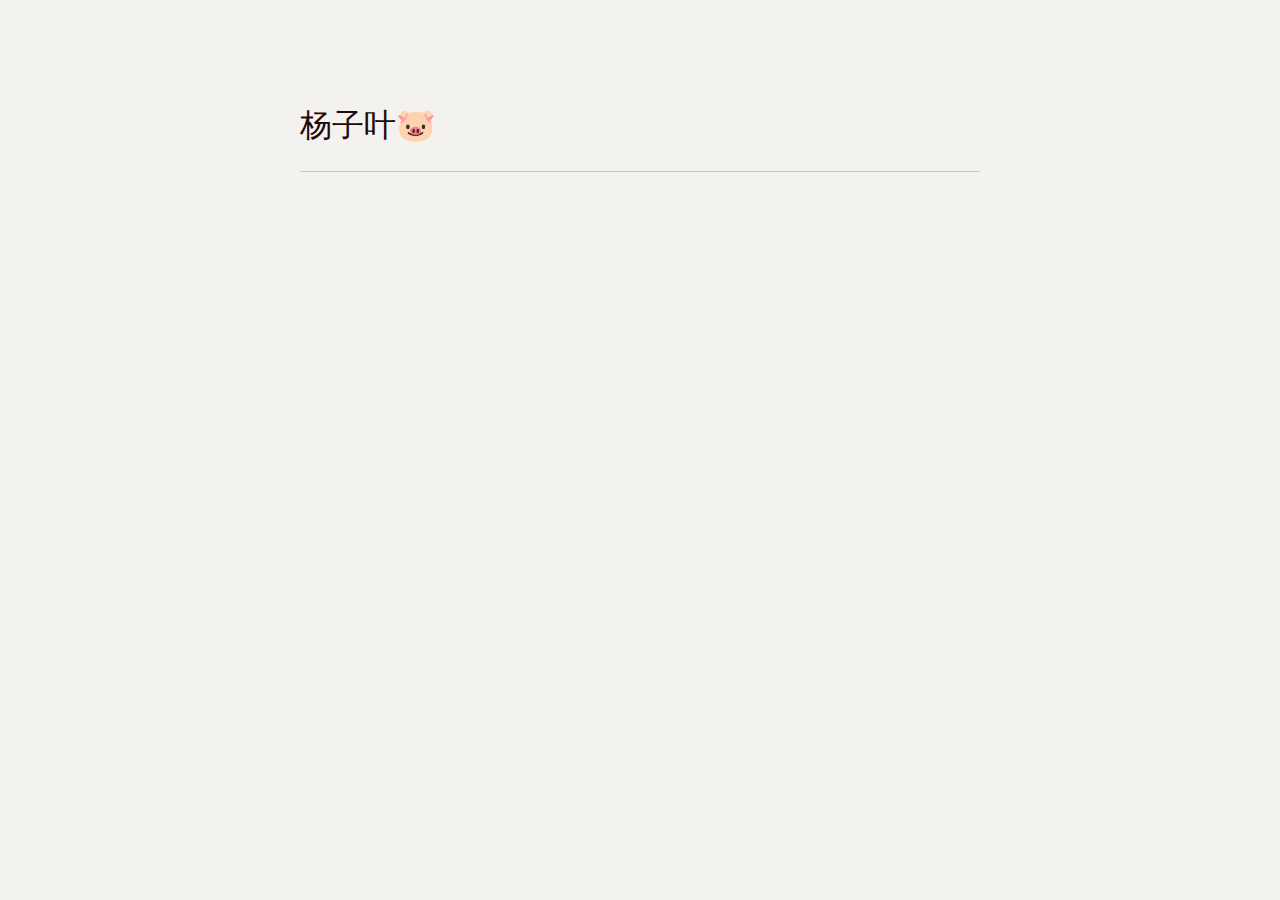
<file: blog/yzy.html>
<!doctype html>
<html style='font-size:17px !important'>
<head>
<meta charset='UTF-8'><meta name='viewport' content='width=device-width initial-scale=1'>
<title>yzy</title><link href='https://fonts.loli.net/css?family=PT+Serif:400,400italic,700,700italic&subset=latin,cyrillic-ext,cyrillic,latin-ext' rel='stylesheet' type='text/css' /><style type='text/css'>html {overflow-x: initial !important;}:root { --bg-color: #ffffff; --text-color: #333333; --select-text-bg-color: #B5D6FC; --select-text-font-color: auto; --monospace: "Lucida Console",Consolas,"Courier",monospace; }
html { font-size: 14px; background-color: var(--bg-color); color: var(--text-color); font-family: "Helvetica Neue", Helvetica, Arial, sans-serif; -webkit-font-smoothing: antialiased; }
body { margin: 0px; padding: 0px; height: auto; bottom: 0px; top: 0px; left: 0px; right: 0px; font-size: 1rem; line-height: 1.42857143; overflow-x: hidden; background-image: inherit; background-size: inherit; background-attachment: inherit; background-origin: inherit; background-clip: inherit; background-color: inherit; tab-size: 4; background-position: inherit inherit; background-repeat: inherit inherit; }
iframe { margin: auto; }
a.url { word-break: break-all; }
a:active, a:hover { outline: 0px; }
.in-text-selection, ::selection { text-shadow: none; background: var(--select-text-bg-color); color: var(--select-text-font-color); }
#write { margin: 0px auto; height: auto; width: inherit; word-break: normal; word-wrap: break-word; position: relative; white-space: normal; overflow-x: visible; padding-top: 40px; }
#write.first-line-indent p { text-indent: 2em; }
#write.first-line-indent li p, #write.first-line-indent p * { text-indent: 0px; }
#write.first-line-indent li { margin-left: 2em; }
.for-image #write { padding-left: 8px; padding-right: 8px; }
body.typora-export { padding-left: 30px; padding-right: 30px; }
.typora-export .footnote-line, .typora-export li, .typora-export p { white-space: pre-wrap; }
@media screen and (max-width: 500px) { 
  body.typora-export { padding-left: 0px; padding-right: 0px; }
  #write { padding-left: 20px; padding-right: 20px; }
  .CodeMirror-sizer { margin-left: 0px !important; }
  .CodeMirror-gutters { display: none !important; }
}
#write li > figure:last-child { margin-bottom: 0.5rem; }
#write ol, #write ul { position: relative; }
img { max-width: 100%; vertical-align: middle; }
button, input, select, textarea { color: inherit; font-family: inherit; font-size: inherit; font-style: inherit; font-variant-caps: inherit; font-weight: inherit; font-stretch: inherit; line-height: inherit; }
input[type="checkbox"], input[type="radio"] { line-height: normal; padding: 0px; }
*, ::after, ::before { box-sizing: border-box; }
#write h1, #write h2, #write h3, #write h4, #write h5, #write h6, #write p, #write pre { width: inherit; }
#write h1, #write h2, #write h3, #write h4, #write h5, #write h6, #write p { position: relative; }
p { line-height: inherit; }
h1, h2, h3, h4, h5, h6 { break-after: avoid-page; break-inside: avoid; orphans: 2; }
p { orphans: 4; }
h1 { font-size: 2rem; }
h2 { font-size: 1.8rem; }
h3 { font-size: 1.6rem; }
h4 { font-size: 1.4rem; }
h5 { font-size: 1.2rem; }
h6 { font-size: 1rem; }
.md-math-block, .md-rawblock, h1, h2, h3, h4, h5, h6, p { margin-top: 1rem; margin-bottom: 1rem; }
.hidden { display: none; }
.md-blockmeta { color: rgb(204, 204, 204); font-weight: 700; font-style: italic; }
a { cursor: pointer; }
sup.md-footnote { padding: 2px 4px; background-color: rgba(238, 238, 238, 0.701961); color: rgb(85, 85, 85); border-top-left-radius: 4px; border-top-right-radius: 4px; border-bottom-right-radius: 4px; border-bottom-left-radius: 4px; cursor: pointer; }
sup.md-footnote a, sup.md-footnote a:hover { color: inherit; text-transform: inherit; text-decoration: inherit; }
#write input[type="checkbox"] { cursor: pointer; width: inherit; height: inherit; }
figure { overflow-x: auto; margin: 1.2em 0px; max-width: calc(100% + 16px); padding: 0px; }
figure > table { margin: 0px !important; }
tr { break-inside: avoid; break-after: auto; }
thead { display: table-header-group; }
table { border-collapse: collapse; border-spacing: 0px; width: 100%; overflow: auto; break-inside: auto; text-align: left; }
table.md-table td { min-width: 32px; }
.CodeMirror-gutters { border-right-width: 0px; background-color: inherit; }
.CodeMirror-linenumber { }
.CodeMirror { text-align: left; }
.CodeMirror-placeholder { opacity: 0.3; }
.CodeMirror pre { padding: 0px 4px; }
.CodeMirror-lines { padding: 0px; }
div.hr:focus { cursor: none; }
#write pre { white-space: pre-wrap; }
#write.fences-no-line-wrapping pre { white-space: pre; }
#write pre.ty-contain-cm { white-space: normal; }
.CodeMirror-gutters { margin-right: 4px; }
.md-fences { font-size: 0.9rem; display: block; break-inside: avoid; text-align: left; overflow: visible; white-space: pre; background-image: inherit; background-size: inherit; background-attachment: inherit; background-origin: inherit; background-clip: inherit; background-color: inherit; position: relative !important; background-position: inherit inherit; background-repeat: inherit inherit; }
.md-diagram-panel { width: 100%; margin-top: 10px; text-align: center; padding-top: 0px; padding-bottom: 8px; overflow-x: auto; }
#write .md-fences.mock-cm { white-space: pre-wrap; }
.md-fences.md-fences-with-lineno { padding-left: 0px; }
#write.fences-no-line-wrapping .md-fences.mock-cm { white-space: pre; overflow-x: auto; }
.md-fences.mock-cm.md-fences-with-lineno { padding-left: 8px; }
.CodeMirror-line, twitterwidget { break-inside: avoid; }
.footnotes { opacity: 0.8; font-size: 0.9rem; margin-top: 1em; margin-bottom: 1em; }
.footnotes + .footnotes { margin-top: 0px; }
.md-reset { margin: 0px; padding: 0px; border: 0px; outline: 0px; vertical-align: top; text-decoration: none; text-shadow: none; float: none; position: static; width: auto; height: auto; white-space: nowrap; cursor: inherit; line-height: normal; font-weight: 400; text-align: left; box-sizing: content-box; direction: ltr; background-position: 0px 0px; background-repeat: initial initial; }
li div { padding-top: 0px; }
blockquote { margin: 1rem 0px; }
li .mathjax-block, li p { margin: 0.5rem 0px; }
li { margin: 0px; position: relative; }
blockquote > :last-child { margin-bottom: 0px; }
blockquote > :first-child, li > :first-child { margin-top: 0px; }
.footnotes-area { color: rgb(136, 136, 136); margin-top: 0.714rem; padding-bottom: 0.143rem; white-space: normal; }
#write .footnote-line { white-space: pre-wrap; }
@media print { 
  body, html { border: 1px solid transparent; height: 99%; break-after: avoid; break-before: avoid; }
  #write { margin-top: 0px; padding-top: 0px; border-color: transparent !important; }
  .typora-export * { -webkit-print-color-adjust: exact; }
  html.blink-to-pdf { font-size: 13px; }
  .typora-export #write { padding-left: 32px; padding-right: 32px; padding-bottom: 0px; break-after: avoid; }
  .typora-export #write::after { height: 0px; }
}
.footnote-line { margin-top: 0.714em; font-size: 0.7em; }
a img, img a { cursor: pointer; }
pre.md-meta-block { font-size: 0.8rem; min-height: 0.8rem; white-space: pre-wrap; background-color: rgb(204, 204, 204); display: block; overflow-x: hidden; background-position: initial initial; background-repeat: initial initial; }
p > .md-image:only-child:not(.md-img-error) img, p > img:only-child { display: block; margin: auto; }
p > .md-image:only-child { display: inline-block; width: 100%; }
#write .MathJax_Display { margin: 0.8em 0px 0px; }
.md-math-block { width: 100%; }
.md-math-block:not(:empty)::after { display: none; }
[contenteditable="true"]:active, [contenteditable="true"]:focus, [contenteditable="false"]:active, [contenteditable="false"]:focus { outline: 0px; box-shadow: none; }
.md-task-list-item { position: relative; list-style-type: none; }
.task-list-item.md-task-list-item { padding-left: 0px; }
.md-task-list-item > input { position: absolute; top: 0px; left: 0px; margin-left: -1.2em; margin-top: calc(1em - 10px); border: none; }
.math { font-size: 1rem; }
.md-toc { min-height: 3.58rem; position: relative; font-size: 0.9rem; border-top-left-radius: 10px; border-top-right-radius: 10px; border-bottom-right-radius: 10px; border-bottom-left-radius: 10px; }
.md-toc-content { position: relative; margin-left: 0px; }
.md-toc-content::after, .md-toc::after { display: none; }
.md-toc-item { display: block; color: rgb(65, 131, 196); }
.md-toc-item a { text-decoration: none; }
.md-toc-inner:hover { text-decoration: underline; }
.md-toc-inner { display: inline-block; cursor: pointer; }
.md-toc-h1 .md-toc-inner { margin-left: 0px; font-weight: 700; }
.md-toc-h2 .md-toc-inner { margin-left: 2em; }
.md-toc-h3 .md-toc-inner { margin-left: 4em; }
.md-toc-h4 .md-toc-inner { margin-left: 6em; }
.md-toc-h5 .md-toc-inner { margin-left: 8em; }
.md-toc-h6 .md-toc-inner { margin-left: 10em; }
@media screen and (max-width: 48em) { 
  .md-toc-h3 .md-toc-inner { margin-left: 3.5em; }
  .md-toc-h4 .md-toc-inner { margin-left: 5em; }
  .md-toc-h5 .md-toc-inner { margin-left: 6.5em; }
  .md-toc-h6 .md-toc-inner { margin-left: 8em; }
}
a.md-toc-inner { font-size: inherit; font-style: inherit; font-weight: inherit; line-height: inherit; }
.footnote-line a:not(.reversefootnote) { color: inherit; }
.md-attr { display: none; }
.md-fn-count::after { content: "."; }
code, pre, samp, tt { font-family: var(--monospace); }
kbd { margin: 0px 0.1em; padding: 0.1em 0.6em; font-size: 0.8em; color: rgb(36, 39, 41); background-color: rgb(255, 255, 255); border: 1px solid rgb(173, 179, 185); border-top-left-radius: 3px; border-top-right-radius: 3px; border-bottom-right-radius: 3px; border-bottom-left-radius: 3px; box-shadow: rgba(12, 13, 14, 0.2) 0px 1px 0px, rgb(255, 255, 255) 0px 0px 0px 2px inset; white-space: nowrap; vertical-align: middle; background-position: initial initial; background-repeat: initial initial; }
.md-comment { color: rgb(162, 127, 3); opacity: 0.8; font-family: var(--monospace); }
code { text-align: left; }
a.md-print-anchor { white-space: pre !important; border: none !important; display: inline-block !important; position: absolute !important; width: 1px !important; right: 0px !important; outline: 0px !important; text-shadow: initial !important; background-position: 0px 0px !important; background-repeat: initial initial !important; }
.md-inline-math .MathJax_SVG .noError { display: none !important; }
.html-for-mac .inline-math-svg .MathJax_SVG { vertical-align: 0.2px; }
.md-math-block .MathJax_SVG_Display { text-align: center; margin: 0px; position: relative; text-indent: 0px; max-width: none; max-height: none; min-height: 0px; min-width: 100%; width: auto; overflow-y: hidden; display: block !important; }
.MathJax_SVG_Display, .md-inline-math .MathJax_SVG_Display { width: auto; margin: inherit; display: inline-block !important; }
.MathJax_SVG .MJX-monospace { font-family: var(--monospace); }
.MathJax_SVG .MJX-sans-serif { font-family: sans-serif; }
.MathJax_SVG { display: inline; font-style: normal; font-weight: 400; line-height: normal; zoom: 90%; text-indent: 0px; text-align: left; text-transform: none; letter-spacing: normal; word-spacing: normal; word-wrap: normal; white-space: nowrap; float: none; direction: ltr; max-width: none; max-height: none; min-width: 0px; min-height: 0px; border: 0px; padding: 0px; margin: 0px; }
.MathJax_SVG * { transition: none; }
.MathJax_SVG_Display svg { vertical-align: middle !important; margin-bottom: 0px !important; margin-top: 0px !important; }
.os-windows.monocolor-emoji .md-emoji { font-family: "Segoe UI Symbol", sans-serif; }
.md-diagram-panel > svg { max-width: 100%; }
[lang="flow"] svg, [lang="mermaid"] svg { max-width: 100%; height: auto; }
[lang="mermaid"] .node text { font-size: 1rem; }
table tr th { border-bottom-width: 0px; }
video { max-width: 100%; display: block; margin: 0px auto; }
iframe { max-width: 100%; width: 100%; border: none; }
.highlight td, .highlight tr { border: 0px; }
svg[id^="mermaidChart"] { line-height: 1em; }
mark { background-color: rgb(255, 255, 0); color: rgb(0, 0, 0); background-position: initial initial; background-repeat: initial initial; }
.md-html-inline .md-plain, .md-html-inline strong, mark .md-inline-math, mark strong { color: inherit; }
mark .md-meta { color: rgb(0, 0, 0); opacity: 0.3 !important; }


/* meyer reset -- http://meyerweb.com/eric/tools/css/reset/ , v2.0 | 20110126 | License: none (public domain) */

@include-when-export url(https://fonts.loli.net/css?family=PT+Serif:400,400italic,700,700italic&subset=latin,cyrillic-ext,cyrillic,latin-ext);

/* =========== */

:root {
	--active-file-bg-color: #dadada;
	--active-file-bg-color: rgba(32, 43, 51, 0.63);
	--active-file-text-color: white;
	--bg-color: #f3f2ee;
	--text-color: #1f0909;
	--control-text-color: #444;
	--rawblock-edit-panel-bd: #e5e5e5;

	--select-text-bg-color: rgba(32, 43, 51, 0.63);
  --select-text-font-color: white;
}

pre {
	--select-text-bg-color: #36284e;
	--select-text-font-color: #fff;
}

html {
	font-size: 16px;
}

html, body {
	background-color: #f3f2ee;
	font-family: "PT Serif", 'Times New Roman', Times, serif;
	color: #1f0909;
	line-height: 1.5em;
}

/*#write {
	overflow-x: auto;
    max-width: initial;
	padding-left: calc(50% - 17em);
    padding-right: calc(50% - 17em);
}

@media (max-width: 36em) {
 	#write {
 		padding-left: 1em;
    	padding-right: 1em;
 	}
}*/

#write {
	max-width: 40em;
}

ol li {
	list-style-type: decimal;
	list-style-position: outside;
}
ul li {
	list-style-type: disc;
	list-style-position: outside;
}

ol,
ul {
	list-style: none;
}

blockquote,
q {
	quotes: none;
}
blockquote:before,
blockquote:after,
q:before,
q:after {
	content: '';
	content: none;
}
table {
	border-collapse: collapse;
	border-spacing: 0;
}
/* styles */

/* ====== */

/* headings */

h1,
h2,
h3,
h4,
h5,
h6 {
	font-weight: bold;
}
h1 {
	font-size: 1.875em;
	/*30 / 16*/
	line-height: 1.6em;
	/* 48 / 30*/
	margin-top: 2em;
}
h2,
h3 {
	font-size: 1.3125em;
	/*21 / 16*/
	line-height: 1.15;
	/*24 / 21*/
	margin-top: 2.285714em;
	/*48 / 21*/
	margin-bottom: 1.15em;
	/*24 / 21*/
}
h3 {
	font-weight: normal;
}
h4 {
	font-size: 1.125em;
	/*18 / 16*/
	margin-top: 2.67em;
	/*48 / 18*/
}
h5,
h6 {
	font-size: 1em;
	/*16*/
}
h1 {
	border-bottom: 1px solid;
	margin-bottom: 1.875em;
	padding-bottom: 0.8125em;
}
/* links */

a {
	text-decoration: none;
	color: #065588;
}
a:hover,
a:active {
	text-decoration: underline;
}
/* block spacing */

p,
blockquote,
.md-fences {
	margin-bottom: 1.5em;
}
h1,
h2,
h3,
h4,
h5,
h6 {
	margin-bottom: 1.5em;
}
/* blockquote */

blockquote {
	font-style: italic;
	border-left: 5px solid;
	margin-left: 2em;
	padding-left: 1em;
}
/* lists */

ul,
ol {
	margin: 0 0 1.5em 1.5em;
}
/* tables */
.md-meta,.md-before, .md-after {
	color:#999;
}

table {
	margin-bottom: 1.5em;
	/*24 / 16*/
	font-size: 1em;
	/* width: 100%; */
}
thead th,
tfoot th {
	padding: .25em .25em .25em .4em;
	text-transform: uppercase;
}
th {
	text-align: left;
}
td {
	vertical-align: top;
	padding: .25em .25em .25em .4em;
}

code,
.md-fences {
	background-color: #dadada;
}

code {
	padding-left: 2px;
	padding-right: 2px;
}

.md-fences {
	margin-left: 2em;
	margin-bottom: 3em;
	padding-left: 1ch;
	padding-right: 1ch;
}

pre,
code,
tt {
	font-size: .875em;
	line-height: 1.714285em;
}
/* some fixes */

h1 {
	line-height: 1.3em;
	font-weight: normal;
	margin-bottom: 0.5em;
}

p + ul,
p + ol{
	margin-top: .5em;
}

h3 + ul,
h4 + ul,
h5 + ul,
h6 + ul,
h3 + ol,
h4 + ol,
h5 + ol,
h6 + ol {
	margin-top: .5em;
}

li > ul,
li > ol {
	margin-top: inherit;
	margin-bottom: 0;
}

li ol>li {
	list-style-type: lower-alpha;
}

li li ol>li{
	list-style-type: lower-roman;
}

h2,
h3 {
	margin-bottom: .75em;
}
hr {
	border-top: none;
	border-right: none;
	border-bottom: 1px solid;
	border-left: none;
}
h1 {
	border-color: #c5c5c5;
}
blockquote {
	border-color: #bababa;
	color: #656565;
}

blockquote ul,
blockquote ol {
	margin-left:0;
}

.ty-table-edit {
	background-color: transparent;
}
thead {
	background-color: #dadada;
}
tr:nth-child(even) {
	background: #e8e7e7;
}
hr {
	border-color: #c5c5c5;
}
.task-list{
	padding-left: 1rem;
}

.md-task-list-item {
	padding-left: 1.5rem;
	list-style-type: none;
}

.md-task-list-item > input:before {
	content: '\221A';
	display: inline-block;
	width: 1.25rem;
  	height: 1.6rem;
	vertical-align: middle;
	text-align: center;
	color: #ddd;
	background-color: #F3F2EE;
}

.md-task-list-item > input:checked:before,
.md-task-list-item > input[checked]:before{
	color: inherit;
}

#write pre.md-meta-block {
	min-height: 1.875rem;
	color: #555;
	border: 0px;
	background: transparent;
	margin-top: -4px;
	margin-left: 1em;
	margin-top: 1em;
}

.md-image>.md-meta {
	color: #9B5146;
}

.md-image>.md-meta{
	font-family: Menlo, 'Ubuntu Mono', Consolas, 'Courier New', 'Microsoft Yahei', 'Hiragino Sans GB', 'WenQuanYi Micro Hei', serif;
}


#write>h3.md-focus:before{
	left: -1.5rem;
	color:#999;
	border-color:#999;
}
#write>h4.md-focus:before{
	left: -1.5rem;
	top: .25rem;
	color:#999;
	border-color:#999;
}
#write>h5.md-focus:before{
	left: -1.5rem;
	top: .0.3125rem;
	color:#999;
	border-color:#999;
}
#write>h6.md-focus:before{
	left: -1.5rem;
	top: 0.3125rem;
	color:#999;
	border-color:#999;
}

.md-toc:focus .md-toc-content{
	margin-top: 19px;
}

.md-toc-content:empty:before{
	color: #065588;
}
.md-toc-item {
	color: #065588;
}
#write div.md-toc-tooltip {
	background-color: #f3f2ee;
}

#typora-sidebar {
	background-color: #f3f2ee;
	-webkit-box-shadow: 0 6px 12px rgba(0, 0, 0, 0.375);
  	box-shadow: 0 6px 12px rgba(0, 0, 0, 0.375);
}

.pin-outline #typora-sidebar {
	background: inherit;
	box-shadow: none;
	border-right: 1px dashed;
}

.pin-outline #typora-sidebar:hover .outline-title-wrapper {
	border-left:1px dashed;
}

.outline-item:hover {
  background-color: #dadada;
  border-left: 28px solid #dadada;
  border-right: 18px solid #dadada;
}

.typora-node .outline-item:hover {
  	border-right: 28px solid #dadada;
}

.outline-expander:before {
  content: "\f0da";
  font-family: FontAwesome;
  font-size:14px;
  top: 1px;
}

.outline-expander:hover:before,
.outline-item-open>.outline-item>.outline-expander:before {
  content: "\f0d7";
}

.modal-content {
	background-color: #f3f2ee;
}

.auto-suggest-container ul li {
	list-style-type: none;
}

/** UI for electron */

.megamenu-menu,
#top-titlebar, #top-titlebar *,
.megamenu-content {
	background: #f3f2ee;
	color: #1f0909;
}

.megamenu-menu-header {
	border-bottom: 1px dashed #202B33;
}

.megamenu-menu {
	box-shadow: none;
	border-right: 1px dashed;
}

header, .context-menu, .megamenu-content, footer {
	font-family: "PT Serif", 'Times New Roman', Times, serif;
    color: #1f0909;
}

#megamenu-back-btn {
	color: #1f0909;
	border-color: #1f0909;
}

.megamenu-menu-header #megamenu-menu-header-title:before {
	color: #1f0909;
}

.megamenu-menu-list li a:hover, .megamenu-menu-list li a.active {
	color: inherit;
	background-color: #e8e7df;
}

.long-btn:hover {
	background-color: #e8e7df;
}

#recent-file-panel tbody tr:nth-child(2n-1) {
    background-color: transparent !important;
}

.megamenu-menu-panel tbody tr:hover td:nth-child(2) {
    color: inherit;
}

.megamenu-menu-panel .btn {
	background-color: #D2D1D1;
}

.btn-default {
	background-color: transparent;
}

.typora-sourceview-on #toggle-sourceview-btn,
.ty-show-word-count #footer-word-count {
	background: #c7c5c5;
}

#typora-quick-open {
    background-color: inherit;
}

.md-diagram-panel {
	margin-top: 8px;
}

.file-list-item-file-name {
	font-weight: initial;
}

.file-list-item-summary {
	opacity: 1;
}

.file-list-item {
	color: #777;
}

.file-list-item.active {
	background-color: inherit;
	color: black;
}

.ty-side-sort-btn.active {
	background-color: inherit;
}

.file-list-item.active .file-list-item-file-name  {
	font-weight: bold;
}

.file-list-item{
    opacity:1 !important;
}

.file-library-node.active>.file-node-background{
	background-color: rgba(32, 43, 51, 0.63);
	background-color: var(--active-file-bg-color);
}

.file-tree-node.active>.file-node-content{
	color: white;
	color: var(--active-file-text-color);
}

.md-task-list-item>input {
	margin-left: -1.7em;
	margin-top: calc(1rem - 12px);
}

input {
	border: 1px solid #aaa;
}

.megamenu-menu-header #megamenu-menu-header-title,
.megamenu-menu-header:hover, 
.megamenu-menu-header:focus {
	color: inherit;
}

.dropdown-menu .divider {
	border-color: #e5e5e5;
}

/* https://github.com/typora/typora-issues/issues/2046 */
.os-windows-7 strong,
.os-windows-7 strong  {
	font-weight: 760;
}

.ty-preferences .btn-default {
	background: transparent;
}

.ty-preferences .window-header {
	border-bottom: 1px dashed #202B33;
	box-shadow: none;
}

#sidebar-loading-template, #sidebar-loading-template.file-list-item {
	color: #777;
}


</style>
</head>
<body class='typora-export' >
<div  id='write'  class = 'is-mac'><h1><a name="杨子叶🐷" class="md-header-anchor"></a><span>杨子叶🐷</span></h1><p>&nbsp;</p></div>
</body>
</html>
</file>
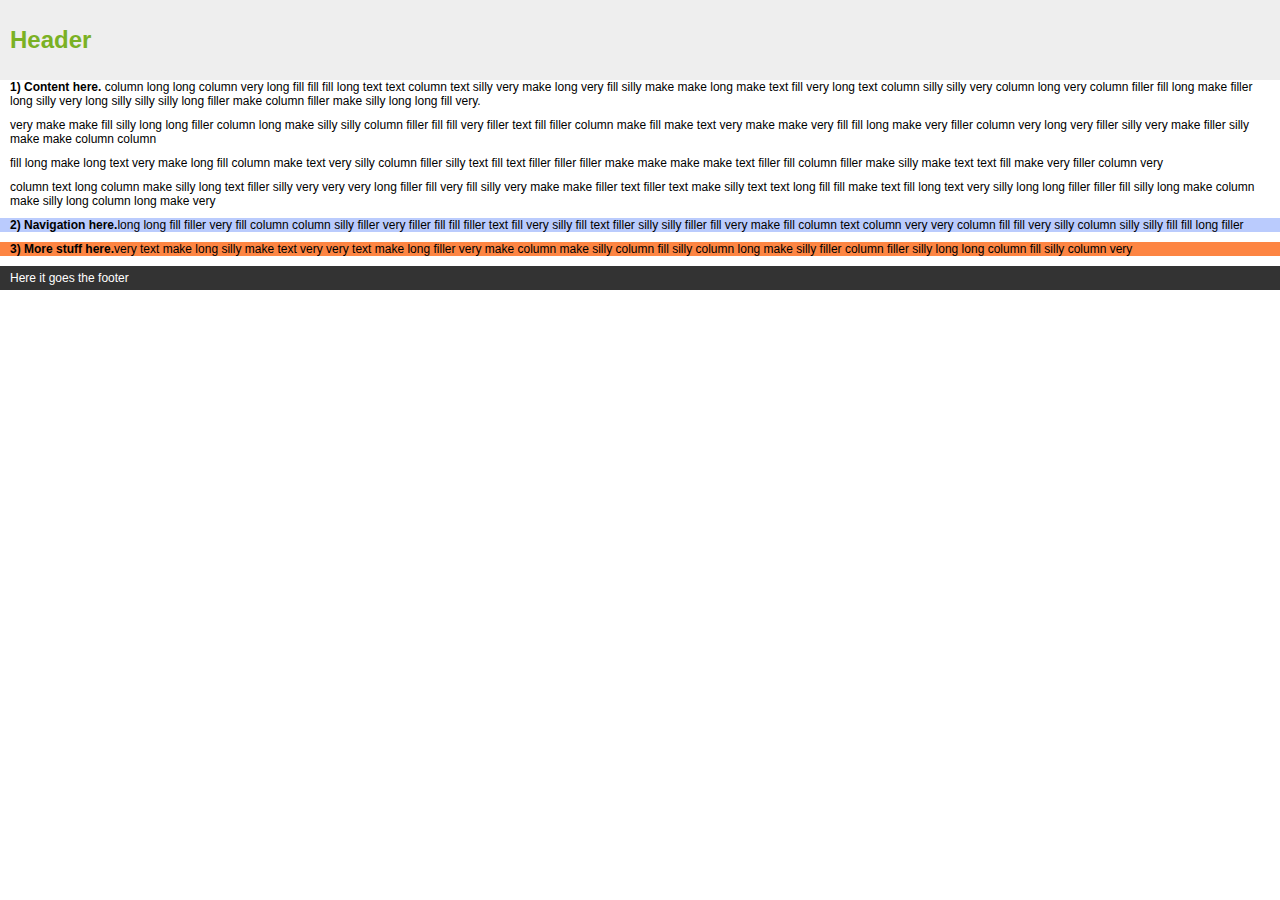
<file: layout40/00.html>
<!DOCTYPE html>
<html lang="en">
<head>
	<meta charset="UTF-8">
	<title>Document</title>
	<link rel="stylesheet" href="normalize.css">
	<style>
	/*Basic*/
	.container{ font-size: 12px; font-family: arial, sans-serif;}
	p{ margin: 0 10px 10px}
	.header{ height: 80px; background-color: rgb(238,238,238); color: rgb(122,177,36); padding-left: 10px; line-height: 80px; }
	.header h1{ margin: 0;}
	.navigation{ background-color: rgb(186,203,253);}
	.extra{ background-color: rgb(253,133,67);}
	.footer{ height: 14px;  padding:5px 10px 5px 10px; color: #FFF; background-color: #333;}
	.footer p{line-height: 14px; margin: 0px;}

	/*
    Layout

  */

	</style>
</head>
<body>
	<div class="container">
		<div class="header">
			<h1>Header</h1>
		</div>
		<div class="wrapper">
			<div class="content">
				<p><strong>1) Content here. </strong>column long long column very long fill fill fill long text text column text silly very make long very fill silly make make long make text fill very long text column silly silly very column long very column filler fill long make filler long silly very long silly silly silly long filler make column filler make silly long long fill very.</p>
				<p>very make make fill silly long long filler column long make silly silly column filler fill fill very filler text fill filler column make fill make text very make make very fill fill long make very filler column very long very filler silly very make filler silly make make column column</p>
				<p>fill long make long text very make long fill column make text very silly column filler silly text fill text filler filler filler make make make make text filler fill column filler make silly make text text fill make very filler column very</p>
				<p>column text long column make silly long text filler silly very very very long filler fill very fill silly very make make filler text filler text make silly text text long fill fill make text fill long text very silly long long filler filler fill silly long make column make silly long column long make very</p>
			</div>	
		</div>
		<div class="navigation">
			<p><strong>2) Navigation here.</strong>long long fill filler very fill column column silly filler very filler fill fill filler text fill very silly fill text filler silly silly filler fill very make fill column text column very very column fill fill very silly column silly silly fill fill long filler</p>
		</div>
		<div class="extra">
			<p><strong>3) More stuff here.</strong>very text make long silly make text very very text make long filler very make column make silly column fill silly column long make silly filler column filler silly long long column fill silly column very</p>
		</div>
		<div class="footer">
			<p>Here it goes the footer</p>
		</div>
	</div>
</body>
</html>
</file>
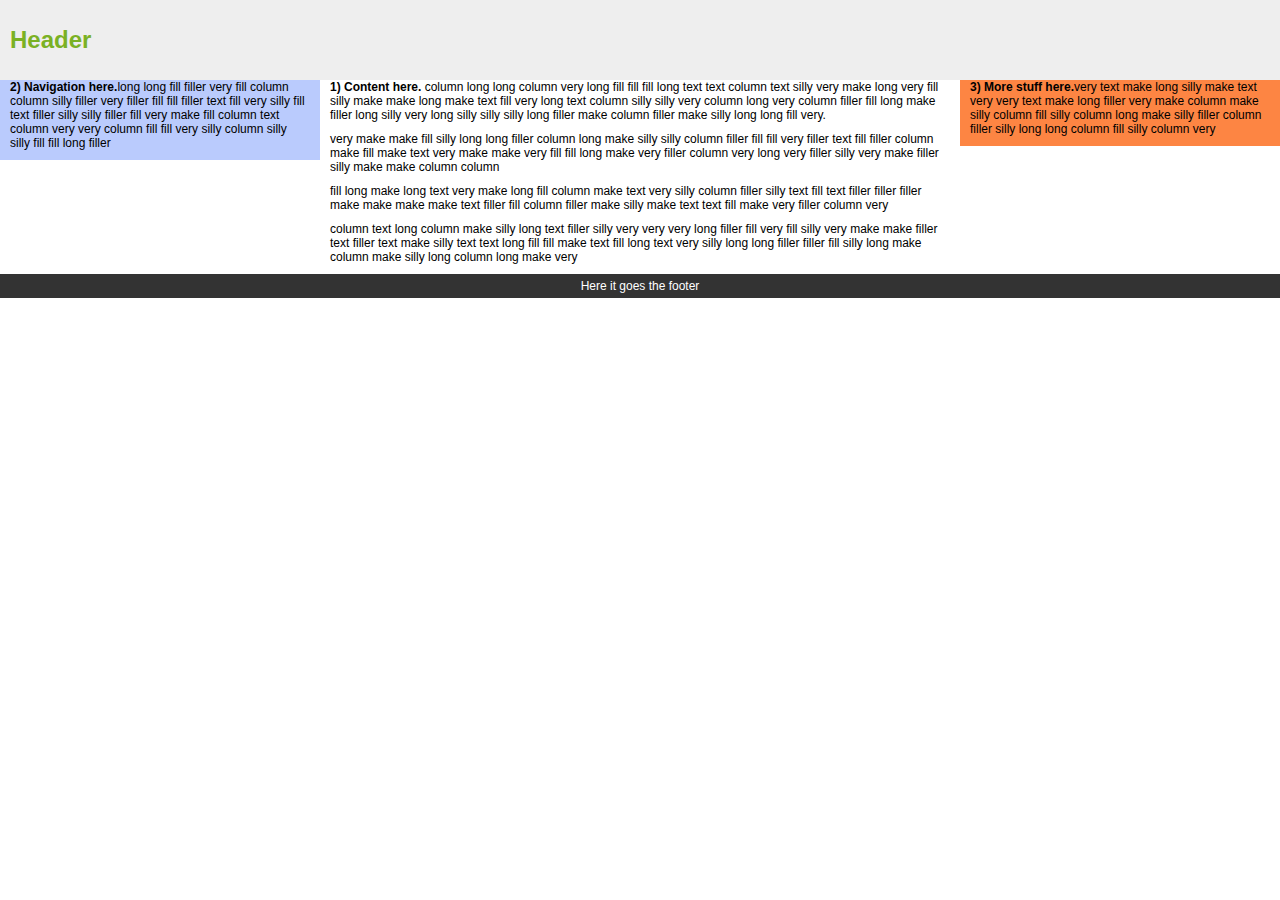
<file: layout40/01A.html>
<!DOCTYPE html>
<html lang="en">
<head>
	<meta charset="UTF-8">
	<title>Document</title>
	<link rel="stylesheet" href="normalize.css">
	<style>
	/*Basic*/
	.container{ font-size: 12px; font-family: arial, sans-serif;}
	p{ margin: 0 10px 10px}
	.header{ height: 80px; background-color: rgb(238,238,238); color: rgb(122,177,36); padding-left: 10px; line-height: 80px; }
	.header h1{ margin: 0;}
	.navigation{ background-color: rgb(186,203,253);}
	.extra{ background-color: rgb(253,133,67);}
	.footer{ height: 14px;  padding:5px 10px 5px 10px; color: #FFF; background-color: #333;}
	.footer p{line-height: 14px; margin: 0px; color: white; text-align: center;}

	/* 
  Layout 
  wrapper 居中且占据50%宽度
  navigation、extra 宽度25%，分居content两侧，左侧navigation，右侧extra
  */
    .wrapper {
      float: left;
      margin: 0 25%;
    }
    .navigation {
      width: 25%;
      float: left;
      margin-left: -100%;
    }
    .extra {
      width: 25%;
      float: left;
      margin-left: -25%;
    }
    .footer {
      clear: left;
    }

	</style>
</head>
<body>
	<div class="container">
		<div class="header">
			<h1>Header</h1>
		</div>
		<div class="wrapper">
			<div class="content">
				<p><strong>1) Content here. </strong>column long long column very long fill fill fill long text text column text silly very make long very fill silly make make long make text fill very long text column silly silly very column long very column filler fill long make filler long silly very long silly silly silly long filler make column filler make silly long long fill very.</p>
				<p>very make make fill silly long long filler column long make silly silly column filler fill fill very filler text fill filler column make fill make text very make make very fill fill long make very filler column very long very filler silly very make filler silly make make column column</p>
				<p>fill long make long text very make long fill column make text very silly column filler silly text fill text filler filler filler make make make make text filler fill column filler make silly make text text fill make very filler column very</p>
				<p>column text long column make silly long text filler silly very very very long filler fill very fill silly very make make filler text filler text make silly text text long fill fill make text fill long text very silly long long filler filler fill silly long make column make silly long column long make very</p>
			</div>	
		</div>
		<div class="navigation">
			<p><strong>2) Navigation here.</strong>long long fill filler very fill column column silly filler very filler fill fill filler text fill very silly fill text filler silly silly filler fill very make fill column text column very very column fill fill very silly column silly silly fill fill long filler</p>
		</div>
		<div class="extra">
			<p><strong>3) More stuff here.</strong>very text make long silly make text very very text make long filler very make column make silly column fill silly column long make silly filler column filler silly long long column fill silly column very</p>
		</div>
		<div class="footer">
			<p>Here it goes the footer</p>
		</div>
	</div>
</body>
</html>
</file>
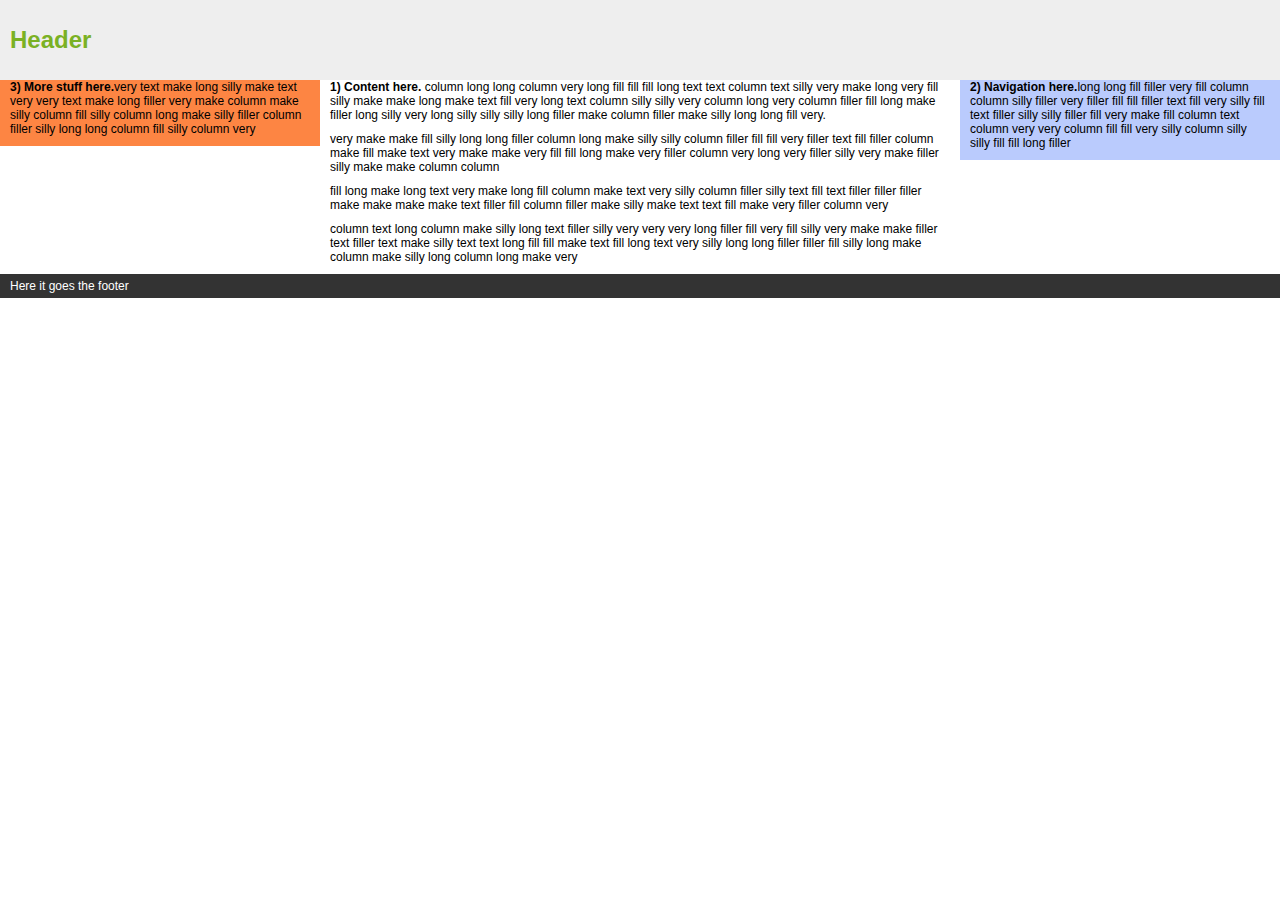
<file: layout40/01B.html>
<!DOCTYPE html>
<html lang="en">
<head>
	<meta charset="UTF-8">
	<title>Document</title>
	<link rel="stylesheet" href="normalize.css">
	<style>
	/*Basic*/
	.container{ font-size: 12px; font-family: arial, sans-serif;}
	p{ margin: 0 10px 10px}
	.header{ height: 80px; background-color: rgb(238,238,238); color: rgb(122,177,36); padding-left: 10px; line-height: 80px; }
	.header h1{ margin: 0;}
	.navigation{ background-color: rgb(186,203,253);}
	.extra{ background-color: rgb(253,133,67);}
	.footer{ height: 14px;  padding:5px 10px 5px 10px; color: #FFF; background-color: #333;}
	.footer p{line-height: 14px; margin: 0px;}

	/*
  Layout
  在1的基础上，调换navigation和extra
  */
	.wrapper {
		margin: 0 25%;
		float: left;
	}
	.navigation {
		float: left;
		width: 25%;
		margin-left: -25%;
	}
	.extra {
		float: left;
		width: 25%;
		margin-left: -100%;
	}
	.footer {
		clear: both;
	}

	</style>
</head>
<body>
	<div class="container">
		<div class="header">
			<h1>Header</h1>
		</div>
		<div class="wrapper">
			<div class="content">
				<p><strong>1) Content here. </strong>column long long column very long fill fill fill long text text column text silly very make long very fill silly make make long make text fill very long text column silly silly very column long very column filler fill long make filler long silly very long silly silly silly long filler make column filler make silly long long fill very.</p>
				<p>very make make fill silly long long filler column long make silly silly column filler fill fill very filler text fill filler column make fill make text very make make very fill fill long make very filler column very long very filler silly very make filler silly make make column column</p>
				<p>fill long make long text very make long fill column make text very silly column filler silly text fill text filler filler filler make make make make text filler fill column filler make silly make text text fill make very filler column very</p>
				<p>column text long column make silly long text filler silly very very very long filler fill very fill silly very make make filler text filler text make silly text text long fill fill make text fill long text very silly long long filler filler fill silly long make column make silly long column long make very</p>
			</div>	
		</div>
		<div class="navigation">
			<p><strong>2) Navigation here.</strong>long long fill filler very fill column column silly filler very filler fill fill filler text fill very silly fill text filler silly silly filler fill very make fill column text column very very column fill fill very silly column silly silly fill fill long filler</p>
		</div>
		<div class="extra">
			<p><strong>3) More stuff here.</strong>very text make long silly make text very very text make long filler very make column make silly column fill silly column long make silly filler column filler silly long long column fill silly column very</p>
		</div>
		<div class="footer">
			<p>Here it goes the footer</p>
		</div>
	</div>
</body>
</html>
</file>
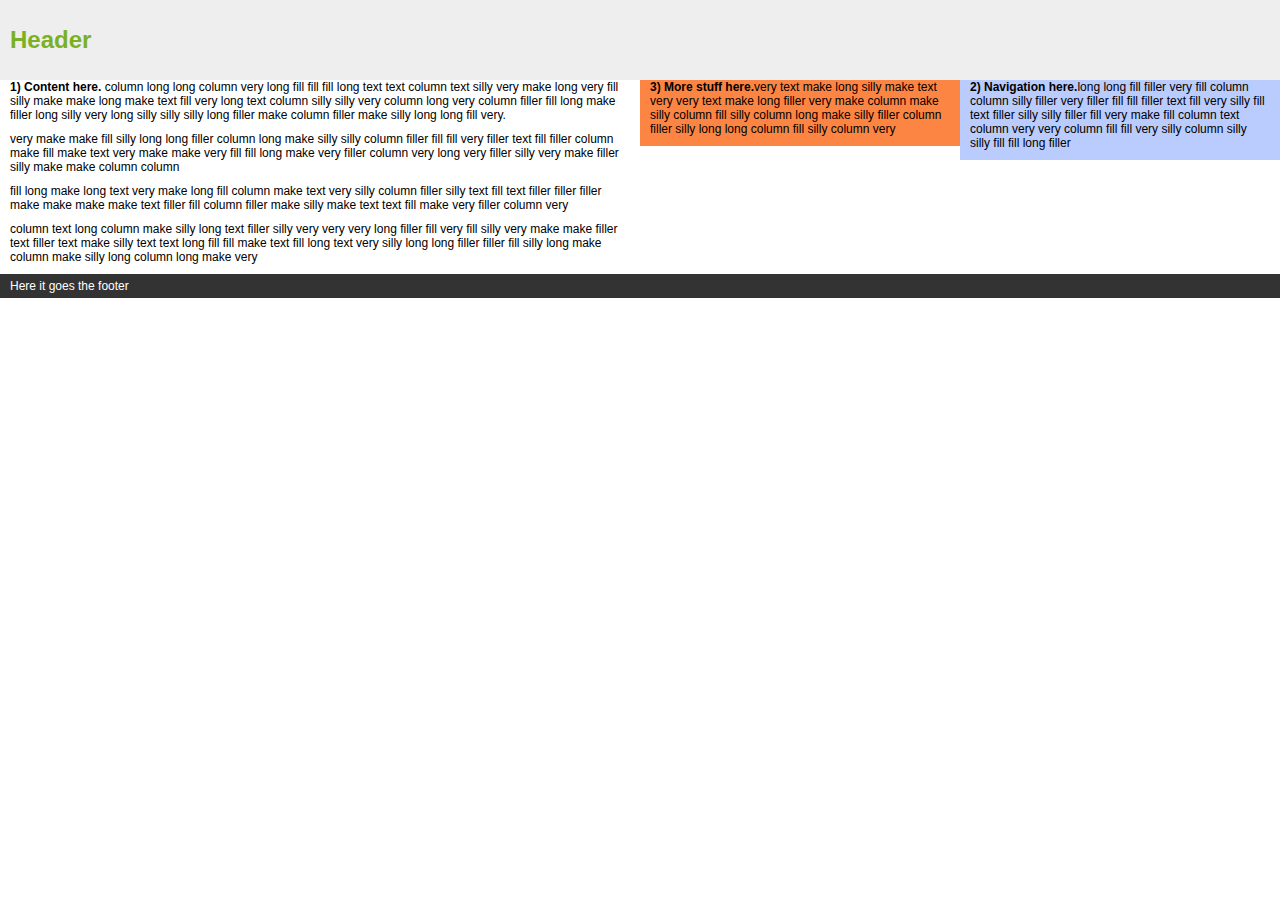
<file: layout40/02A.html>
<!DOCTYPE html>
<html lang="en">
<head>
	<meta charset="UTF-8">
	<title>Document</title>
	<link rel="stylesheet" href="normalize.css">
	<style>
	/*Basic*/
	.container{ font-size: 12px; font-family: arial, sans-serif;}
	p{ margin: 0 10px 10px}
	.header{ height: 80px; background-color: rgb(238,238,238); color: rgb(122,177,36); padding-left: 10px; line-height: 80px; }
	.header h1{ margin: 0;}
	.navigation{ background-color: rgb(186,203,253);}
	.extra{ background-color: rgb(253,133,67);}
	.footer{ height: 14px;  padding:5px 10px 5px 10px; color: #FFF; background-color: #333;}
	.footer p{line-height: 14px; margin: 0px;}

	/*
  	Layout
  	wrapper 左对齐且占据50%宽度
	extra、navigation宽度25%，依次位于content右侧
  */
	.wrapper {
		margin-right: 50%;
		float: left;
	}
	.navigation {
		width: 25%;
		margin-left: -25%;
		float: left;
	}
	.extra {
		width: 25%;
		margin-left: -50%;
		float: left;
	}
	.footer {
		clear: left;
	}
	</style>
</head>
<body>
	<div class="container">
		<div class="header">
			<h1>Header</h1>
		</div>
		<div class="wrapper">
			<div class="content">
				<p><strong>1) Content here. </strong>column long long column very long fill fill fill long text text column text silly very make long very fill silly make make long make text fill very long text column silly silly very column long very column filler fill long make filler long silly very long silly silly silly long filler make column filler make silly long long fill very.</p>
				<p>very make make fill silly long long filler column long make silly silly column filler fill fill very filler text fill filler column make fill make text very make make very fill fill long make very filler column very long very filler silly very make filler silly make make column column</p>
				<p>fill long make long text very make long fill column make text very silly column filler silly text fill text filler filler filler make make make make text filler fill column filler make silly make text text fill make very filler column very</p>
				<p>column text long column make silly long text filler silly very very very long filler fill very fill silly very make make filler text filler text make silly text text long fill fill make text fill long text very silly long long filler filler fill silly long make column make silly long column long make very</p>
			</div>	
		</div>
		<div class="navigation">
			<p><strong>2) Navigation here.</strong>long long fill filler very fill column column silly filler very filler fill fill filler text fill very silly fill text filler silly silly filler fill very make fill column text column very very column fill fill very silly column silly silly fill fill long filler</p>
		</div>
		<div class="extra">
			<p><strong>3) More stuff here.</strong>very text make long silly make text very very text make long filler very make column make silly column fill silly column long make silly filler column filler silly long long column fill silly column very</p>
		</div>
		<div class="footer">
			<p>Here it goes the footer</p>
		</div>
	</div>
</body>
</html>
</file>
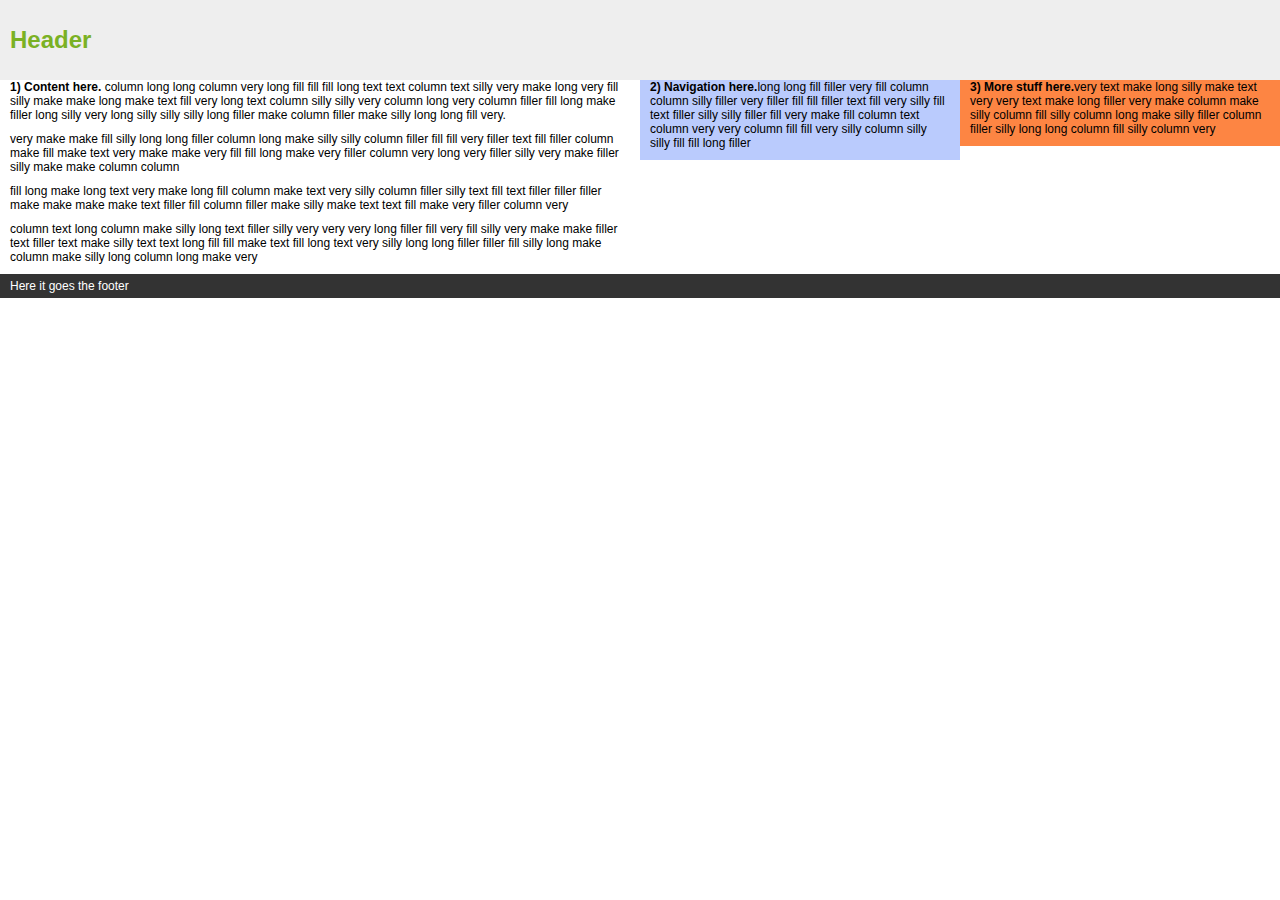
<file: layout40/02B.html>
<!DOCTYPE html>
<html lang="en">
<head>
	<meta charset="UTF-8">
	<title>Document</title>
	<link rel="stylesheet" href="normalize.css">
	<style>
	/*Basic*/
	.container{ font-size: 12px; font-family: arial, sans-serif;}
	p{ margin: 0 10px 10px}
	.header{ height: 80px; background-color: rgb(238,238,238); color: rgb(122,177,36); padding-left: 10px; line-height: 80px; }
	.header h1{ margin: 0;}
	.navigation{ background-color: rgb(186,203,253);}
	.extra{ background-color: rgb(253,133,67);}
	.footer{ height: 14px;  padding:5px 10px 5px 10px; color: #FFF; background-color: #333;}
	.footer p{line-height: 14px; margin: 0px;}

	/*
  Layout
  在3的基础上，调换navigation和extra
  */
	.wrapper {
		width: 50%;
		float: left;
	}
	.navigation, .extra {
		width: 25%;
		float: left;
	}
	.footer {
		clear: left;
	}

	</style>
</head>
<body>
	<div class="container">
		<div class="header">
			<h1>Header</h1>
		</div>
		<div class="wrapper">
			<div class="content">
				<p><strong>1) Content here. </strong>column long long column very long fill fill fill long text text column text silly very make long very fill silly make make long make text fill very long text column silly silly very column long very column filler fill long make filler long silly very long silly silly silly long filler make column filler make silly long long fill very.</p>
				<p>very make make fill silly long long filler column long make silly silly column filler fill fill very filler text fill filler column make fill make text very make make very fill fill long make very filler column very long very filler silly very make filler silly make make column column</p>
				<p>fill long make long text very make long fill column make text very silly column filler silly text fill text filler filler filler make make make make text filler fill column filler make silly make text text fill make very filler column very</p>
				<p>column text long column make silly long text filler silly very very very long filler fill very fill silly very make make filler text filler text make silly text text long fill fill make text fill long text very silly long long filler filler fill silly long make column make silly long column long make very</p>
			</div>	
		</div>
		<div class="navigation">
			<p><strong>2) Navigation here.</strong>long long fill filler very fill column column silly filler very filler fill fill filler text fill very silly fill text filler silly silly filler fill very make fill column text column very very column fill fill very silly column silly silly fill fill long filler</p>
		</div>
		<div class="extra">
			<p><strong>3) More stuff here.</strong>very text make long silly make text very very text make long filler very make column make silly column fill silly column long make silly filler column filler silly long long column fill silly column very</p>
		</div>
		<div class="footer">
			<p>Here it goes the footer</p>
		</div>
	</div>
</body>
</html>
</file>
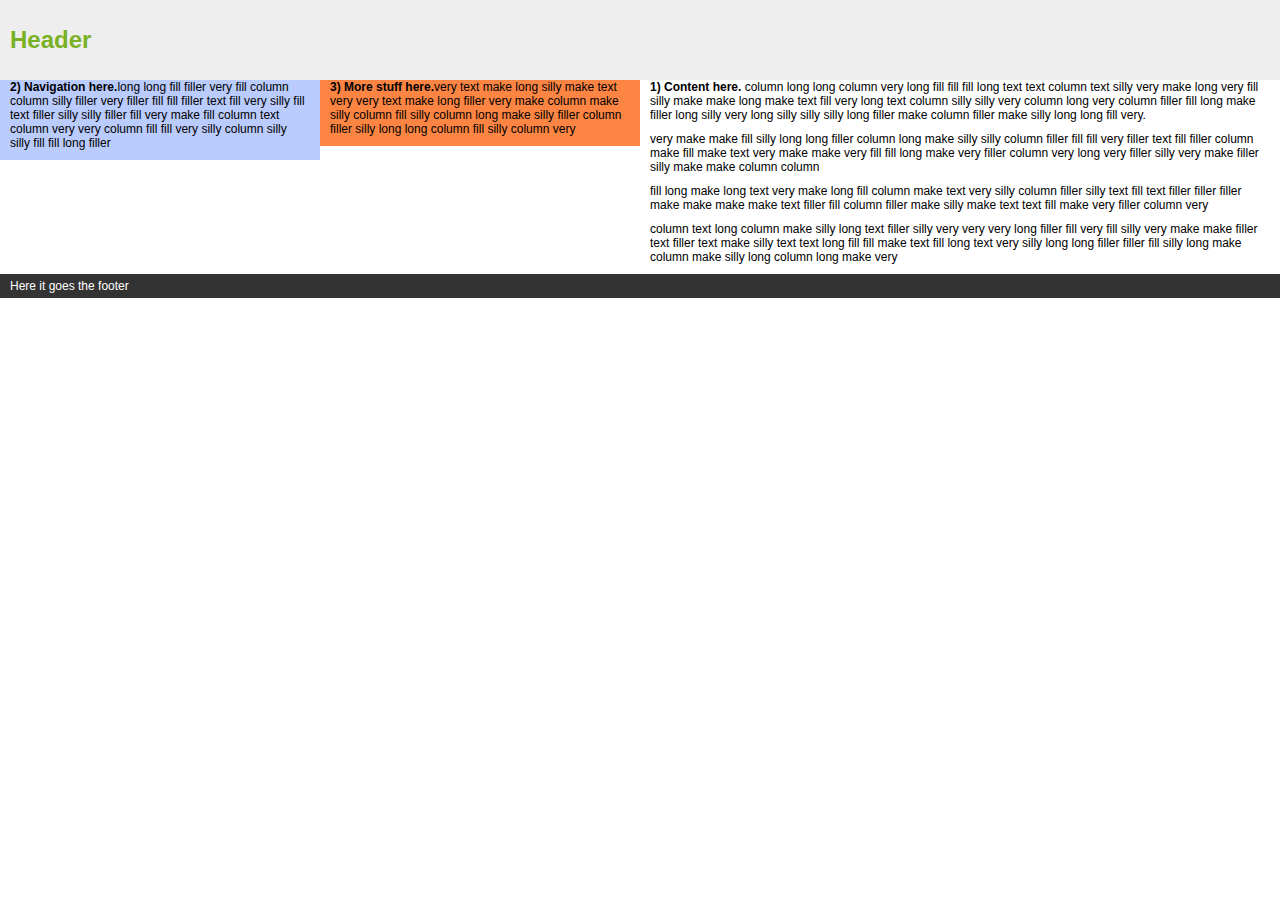
<file: layout40/03A.html>
<!DOCTYPE html>
<html lang="en">
<head>
	<meta charset="UTF-8">
	<title>Document</title>
	<link rel="stylesheet" href="normalize.css">
	<style>
	/*Basic*/
	.container{ font-size: 12px; font-family: arial, sans-serif;}
	p{ margin: 0 10px 10px}
	.header{ height: 80px; background-color: rgb(238,238,238); color: rgb(122,177,36); padding-left: 10px; line-height: 80px; }
	.header h1{ margin: 0;}
	.navigation{ background-color: rgb(186,203,253);}
	.extra{ background-color: rgb(253,133,67);}
	.footer{ height: 14px;  padding:5px 10px 5px 10px; color: #FFF; background-color: #333;}
	.footer p{line-height: 14px; margin: 0px;}

	/*
  Layout
	wrapper 右对齐且占据50%宽度
	navigation、extra 宽度25%，依次位于content左侧
  */
	.wrapper {
		margin-left: 50%;
		float: left;
	}
	.navigation {
		width: 25%;
		float: left;
		margin-left: -100%;
	}
	.extra {
		width: 25%;
		float: left;
		margin-left: -75%;
	}
	.footer {
		clear: left;
	}
	</style>
</head>
<body>
	<div class="container">
		<div class="header">
			<h1>Header</h1>
		</div>
		<div class="wrapper">
			<div class="content">
				<p><strong>1) Content here. </strong>column long long column very long fill fill fill long text text column text silly very make long very fill silly make make long make text fill very long text column silly silly very column long very column filler fill long make filler long silly very long silly silly silly long filler make column filler make silly long long fill very.</p>
				<p>very make make fill silly long long filler column long make silly silly column filler fill fill very filler text fill filler column make fill make text very make make very fill fill long make very filler column very long very filler silly very make filler silly make make column column</p>
				<p>fill long make long text very make long fill column make text very silly column filler silly text fill text filler filler filler make make make make text filler fill column filler make silly make text text fill make very filler column very</p>
				<p>column text long column make silly long text filler silly very very very long filler fill very fill silly very make make filler text filler text make silly text text long fill fill make text fill long text very silly long long filler filler fill silly long make column make silly long column long make very</p>
			</div>	
		</div>
		<div class="navigation">
			<p><strong>2) Navigation here.</strong>long long fill filler very fill column column silly filler very filler fill fill filler text fill very silly fill text filler silly silly filler fill very make fill column text column very very column fill fill very silly column silly silly fill fill long filler</p>
		</div>
		<div class="extra">
			<p><strong>3) More stuff here.</strong>very text make long silly make text very very text make long filler very make column make silly column fill silly column long make silly filler column filler silly long long column fill silly column very</p>
		</div>
		<div class="footer">
			<p>Here it goes the footer</p>
		</div>
	</div>
</body>
</html>
</file>
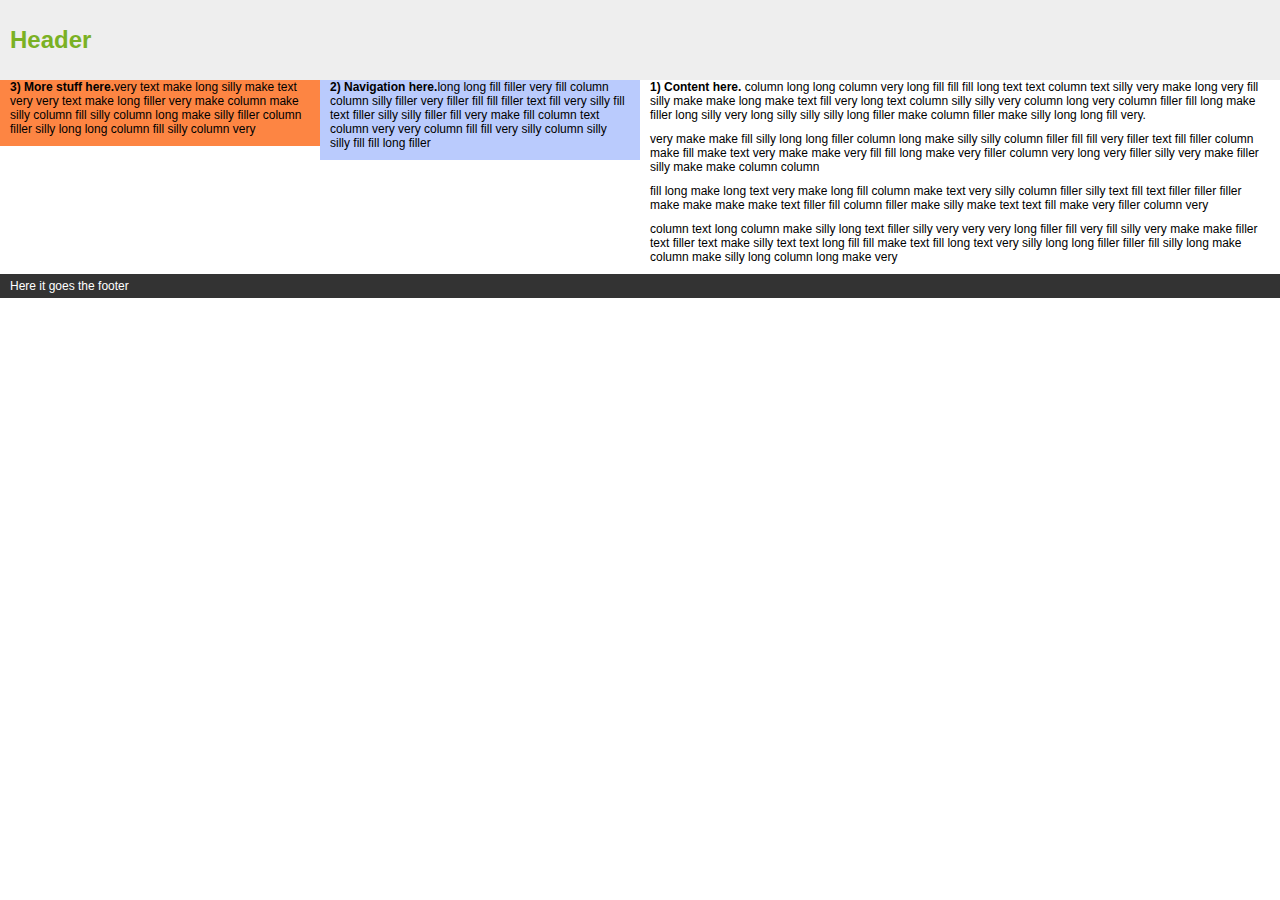
<file: layout40/03B.html>
<!DOCTYPE html>
<html lang="en">
<head>
	<meta charset="UTF-8">
	<title>Document</title>
	<link rel="stylesheet" href="normalize.css">
	<style>
	/*Basic*/
	.container{ font-size: 12px; font-family: arial, sans-serif;}
	p{ margin: 0 10px 10px}
	.header{ height: 80px; background-color: rgb(238,238,238); color: rgb(122,177,36); padding-left: 10px; line-height: 80px; }
	.header h1{ margin: 0;}
	.navigation{ background-color: rgb(186,203,253);}
	.extra{ background-color: rgb(253,133,67);}
	.footer{ height: 14px;  padding:5px 10px 5px 10px; color: #FFF; background-color: #333;}
	.footer p{line-height: 14px; margin: 0px;}

	/*
  Layout
  在5的基础上，调换navigation和extra
  */
	.wrapper {
		margin-left: 50%;
		float: left;
	}
	.navigation {
		width: 25%;
		float: left;
		margin-left: -75%;
	}
	.extra {
		width: 25%;
		float: left;
		margin-left: -100%;
	}
	.footer {
		clear: left;
	}
	</style>
</head>
<body>
	<div class="container">
		<div class="header">
			<h1>Header</h1>
		</div>
		<div class="wrapper">
			<div class="content">
				<p><strong>1) Content here. </strong>column long long column very long fill fill fill long text text column text silly very make long very fill silly make make long make text fill very long text column silly silly very column long very column filler fill long make filler long silly very long silly silly silly long filler make column filler make silly long long fill very.</p>
				<p>very make make fill silly long long filler column long make silly silly column filler fill fill very filler text fill filler column make fill make text very make make very fill fill long make very filler column very long very filler silly very make filler silly make make column column</p>
				<p>fill long make long text very make long fill column make text very silly column filler silly text fill text filler filler filler make make make make text filler fill column filler make silly make text text fill make very filler column very</p>
				<p>column text long column make silly long text filler silly very very very long filler fill very fill silly very make make filler text filler text make silly text text long fill fill make text fill long text very silly long long filler filler fill silly long make column make silly long column long make very</p>
			</div>	
		</div>
		<div class="navigation">
			<p><strong>2) Navigation here.</strong>long long fill filler very fill column column silly filler very filler fill fill filler text fill very silly fill text filler silly silly filler fill very make fill column text column very very column fill fill very silly column silly silly fill fill long filler</p>
		</div>
		<div class="extra">
			<p><strong>3) More stuff here.</strong>very text make long silly make text very very text make long filler very make column make silly column fill silly column long make silly filler column filler silly long long column fill silly column very</p>
		</div>
		<div class="footer">
			<p>Here it goes the footer</p>
		</div>
	</div>
</body>
</html>
</file>
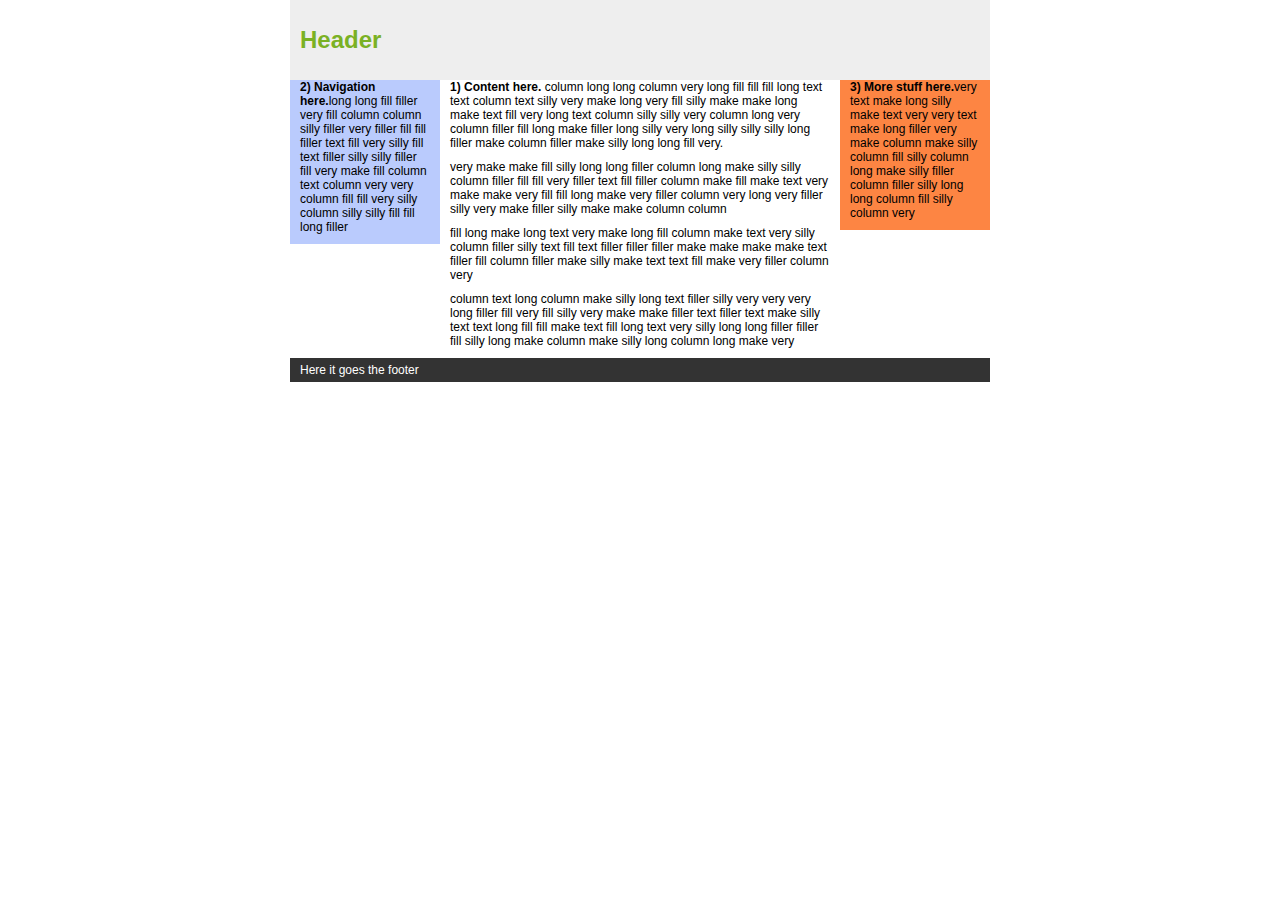
<file: layout40/04A.html>
<!DOCTYPE html>
<html lang="en">
<head>
	<meta charset="UTF-8">
	<title>Document</title>
	<link rel="stylesheet" href="normalize.css">
	<style>
	/*Basic*/
	.container{ font-size: 12px; font-family: arial, sans-serif;}
	p{ margin: 0 10px 10px}
	.header{ height: 80px; background-color: rgb(238,238,238); color: rgb(122,177,36); padding-left: 10px; line-height: 80px; }
	.header h1{ margin: 0;}
	.navigation{ background-color: rgb(186,203,253);}
	.extra{ background-color: rgb(253,133,67);}
	.footer{ height: 14px;  padding:5px 10px 5px 10px; color: #FFF; background-color: #333;}
	.footer p{line-height: 14px; margin: 0px;}

	/*
  Layout
  container 宽度700px且居中
wrapper 居中且宽度400px
extra、navigation 150px，依次位于content两侧
  */
	.container {
		width: 700px;
		margin: 0 auto;
	}
	.wrapper {
		width: 400px;
		margin: 0 150px;
		float: left;
	}
	.navigation {
		width: 150px;
		float: left;
		margin-left: -700px;
	}
	.extra {
		width: 150px;
		float: left;
		margin-left: -150px;
	}
	.footer {
		clear: left;
	}
	</style>
</head>
<body>
	<div class="container">
		<div class="header">
			<h1>Header</h1>
		</div>
		<div class="wrapper">
			<div class="content">
				<p><strong>1) Content here. </strong>column long long column very long fill fill fill long text text column text silly very make long very fill silly make make long make text fill very long text column silly silly very column long very column filler fill long make filler long silly very long silly silly silly long filler make column filler make silly long long fill very.</p>
				<p>very make make fill silly long long filler column long make silly silly column filler fill fill very filler text fill filler column make fill make text very make make very fill fill long make very filler column very long very filler silly very make filler silly make make column column</p>
				<p>fill long make long text very make long fill column make text very silly column filler silly text fill text filler filler filler make make make make text filler fill column filler make silly make text text fill make very filler column very</p>
				<p>column text long column make silly long text filler silly very very very long filler fill very fill silly very make make filler text filler text make silly text text long fill fill make text fill long text very silly long long filler filler fill silly long make column make silly long column long make very</p>
			</div>	
		</div>
		<div class="navigation">
			<p><strong>2) Navigation here.</strong>long long fill filler very fill column column silly filler very filler fill fill filler text fill very silly fill text filler silly silly filler fill very make fill column text column very very column fill fill very silly column silly silly fill fill long filler</p>
		</div>
		<div class="extra">
			<p><strong>3) More stuff here.</strong>very text make long silly make text very very text make long filler very make column make silly column fill silly column long make silly filler column filler silly long long column fill silly column very</p>
		</div>
		<div class="footer">
			<p>Here it goes the footer</p>
		</div>
	</div>
</body>
</html>
</file>
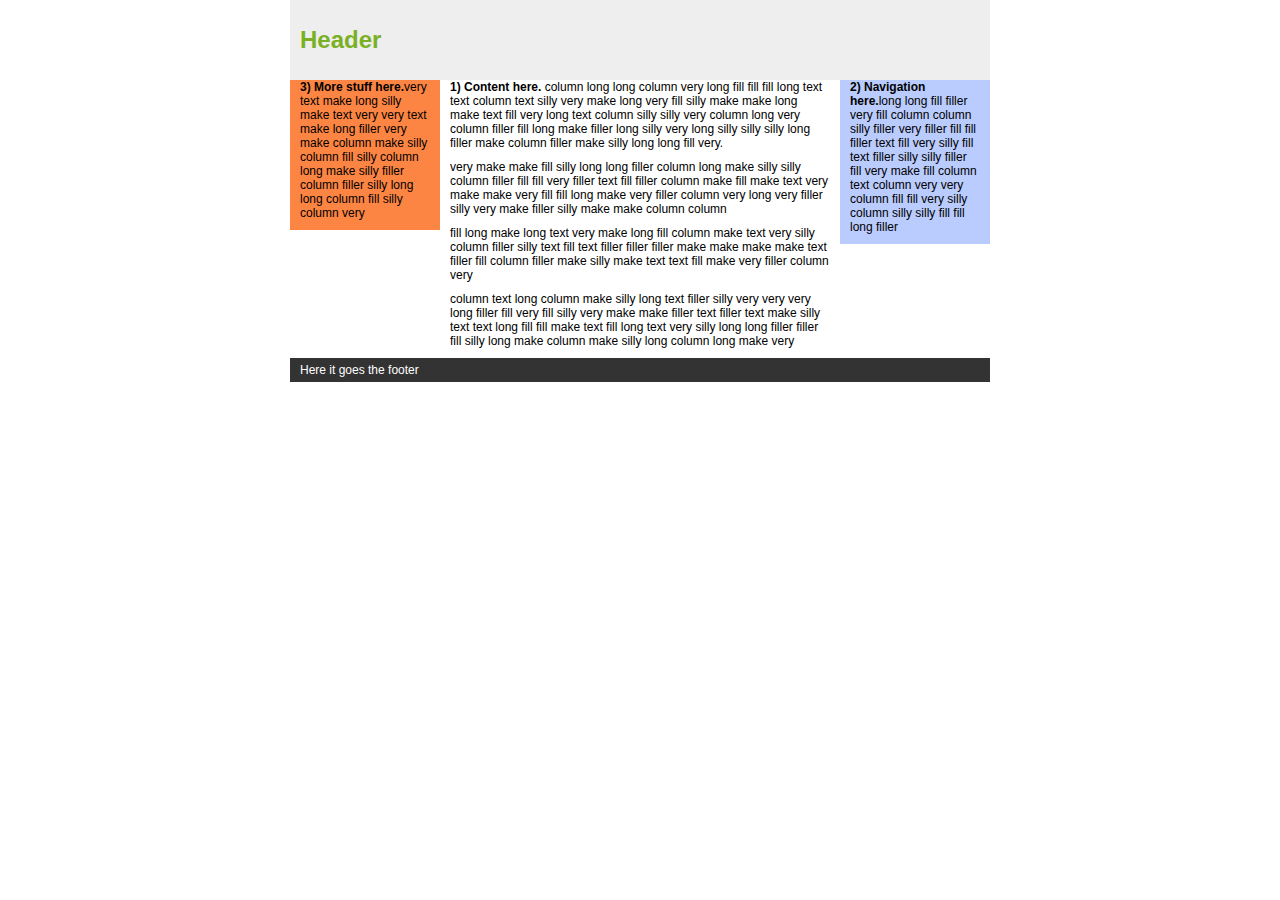
<file: layout40/04B.html>
<!DOCTYPE html>
<html lang="en">
<head>
	<meta charset="UTF-8">
	<title>Document</title>
	<link rel="stylesheet" href="normalize.css">
	<style>
	/*Basic*/
	.container{ font-size: 12px; font-family: arial, sans-serif;}
	p{ margin: 0 10px 10px}
	.header{ height: 80px; background-color: rgb(238,238,238); color: rgb(122,177,36); padding-left: 10px; line-height: 80px; }
	.header h1{ margin: 0;}
	.navigation{ background-color: rgb(186,203,253);}
	.extra{ background-color: rgb(253,133,67);}
	.footer{ height: 14px;  padding:5px 10px 5px 10px; color: #FFF; background-color: #333;}
	.footer p{line-height: 14px; margin: 0px;}

	/*
  Layout
  在7的基础上，调换navigation和extra
  */
  	.container {
		width: 700px;
		margin: 0 auto;
	}
	.wrapper {
		width: 400px;
		margin: 0 150px;
		float: left;
	}
	.navigation {
		width: 150px;
		float: left;
		margin-left: -150px;
	}
	.extra {
		width: 150px;
		float: left;
		margin-left: -700px;
	}
	.footer {
		clear: left;
	}
	</style>
</head>
<body>
	<div class="container">
		<div class="header">
			<h1>Header</h1>
		</div>
		<div class="wrapper">
			<div class="content">
				<p><strong>1) Content here. </strong>column long long column very long fill fill fill long text text column text silly very make long very fill silly make make long make text fill very long text column silly silly very column long very column filler fill long make filler long silly very long silly silly silly long filler make column filler make silly long long fill very.</p>
				<p>very make make fill silly long long filler column long make silly silly column filler fill fill very filler text fill filler column make fill make text very make make very fill fill long make very filler column very long very filler silly very make filler silly make make column column</p>
				<p>fill long make long text very make long fill column make text very silly column filler silly text fill text filler filler filler make make make make text filler fill column filler make silly make text text fill make very filler column very</p>
				<p>column text long column make silly long text filler silly very very very long filler fill very fill silly very make make filler text filler text make silly text text long fill fill make text fill long text very silly long long filler filler fill silly long make column make silly long column long make very</p>
			</div>	
		</div>
		<div class="navigation">
			<p><strong>2) Navigation here.</strong>long long fill filler very fill column column silly filler very filler fill fill filler text fill very silly fill text filler silly silly filler fill very make fill column text column very very column fill fill very silly column silly silly fill fill long filler</p>
		</div>
		<div class="extra">
			<p><strong>3) More stuff here.</strong>very text make long silly make text very very text make long filler very make column make silly column fill silly column long make silly filler column filler silly long long column fill silly column very</p>
		</div>
		<div class="footer">
			<p>Here it goes the footer</p>
		</div>
	</div>
</body>
</html>
</file>
<file: index.css>
body{
	margin: 0;
	padding: 0;
	border: 0;
}
@media (max-width:980px) {
	.zecoo, h1 {
		display: none;
	}
}
body {
	font-family: menlo;
	text-align: center;
}
a {
	text-decoration: none;
	color: black;
}
header {
	width: 100%;
	height: 50px;
	background-color: teal;
}
.wrap {
	height: 800px;
}
.zecoo {
	display: flex;
	justify-content: center;
}
h2 {
	padding: 10px;
	border-radius: 10px;
	color: black;
}
.t1 {
	margin: 20px;
}
.t2wrap {
	display: flex;
}
.t2wrap > .t2 {
	margin: 10px;
	
}
.t2 p{
	display: inline-flex;
	margin: 20px 5px;
	line-height: 1.5;
}
.crux img {
	width: 68px;
	height: 68px;
	border-radius: 100%;
	border: 2px solid silver;
}
.crux p {
	font-size: 100px;
	margin-bottom: 0;
	display: inline-block;
}
.tag {
	bottom: 0px;
	position: absolute;
	text-align: center;
	width: 100%;
	color: silver;
}
.work {
	width: 100%;
	background-color: lightgray;
	display: inline-flex;
	justify-content: center;
}

.work div {
	width: 250px;
	height: 400px;
	background-color: white;
	margin: 150px 30px;
	overflow: hidden;
}

.work div p {
	margin: 10px 20px;
	color: gray;
}

.work div img {
	width: 250px;
	margin-top: 20px;
}

footer {
	width: 100%;
	height: 100px;
	background-color: teal;
	color: silver;
}

#copyright {
	display: block;
	text-align: center;
	padding-top: 70px;
}
</file>
<file: task0001/css/style.css>
*{
 	padding:0px;
 	margin:0px;
 	border:0px;
 	font-family: arial;
}

a {
	color: white;
	text-decoration: none;
	font-size: 17px;
}

h2 {
	font-size: 20px;
	margin-bottom: 10px;
}

ul, li {
	list-style-type: none;
}

p {
	line-height: 150%;
	font-size: 16px;
}

body {
	background-color: gainsboro;
	min-width: 1080px;
}

.navbar {
	min-width: 1080px;
	height: 80px;
	background-color: teal;
}

.mylogo {
	float: left;
	margin-left: 15%;
	margin-top: 25px;
}

.mylogo img {
	width: 100px;
}

.navbar-menu {
	margin-right: 15%;
	float: right;
	margin-top: 50px;
}

.navbar-menu li {
	float: left;
	font-size: 17px;
	margin-left: 40px;
}

.git-link {
	float: right;
	margin-right: 20px;
	height: 30px;
	margin-top: 45px;
}

.banner img {
	height: 550px;
	min-width: 1080px;
	width: 100%;
}

/*
 kill the margin of the bg bottom
 */
.banner {
	font-size: 0;
}

.banner-text-wrap {
	position: relative;
	right: 10%;
}

.banner-text {
	position: absolute;
	bottom: 0;
	right: 20px;
	font-size: 12px;
	width: 300px;
	background-color: white;
	background: -moz-linear-gradient(top, rgba(255,255,255,0.7) 0%, rgba(255,255,255,0.5) 75%, rgba(255,255,255,0) 100%); /* FF3.6+ */
    background: -webkit-gradient(linear, left top, left bottom, color-stop(0%,rgba(255,255,255,0.7)), color-stop(75%,rgba(255,255,255,0.5)), color-stop(100%,rgba(255,255,255,0))); /* Chrome,Safari4+ */
    background: -webkit-linear-gradient(top, rgba(255,255,255,0.7) 0%,rgba(255,255,255,0.5) 75%,rgba(255,255,255,0) 100%); /* Chrome10+,Safari5.1+ */
    background: -o-linear-gradient(top, rgba(255,255,255,0.7) 0%,rgba(255,255,255,0.5) 75%,rgba(255,255,255,0) 100%); /* Opera 11.10+ */
    background: -ms-linear-gradient(top, rgba(255,255,255,0.7) 0%,rgba(255,255,255,0.5) 75%,rgba(255,255,255,0) 100%); /* IE10+ */
    background: linear-gradient(to bottom, rgba(255,255,255,0.7) 0%,rgba(255,255,255,0.5) 75%,rgba(255,255,255,0) 100%); /* W3C */
    filter: progid:DXImageTransform.Microsoft.gradient( startColorstr='#b3ffffff', endColorstr='#00ffffff',GradientType=0 ); /* IE6-9 */
	padding: 20px;
}

.content {
	min-width: 1080px;
	padding-bottom: 80px;
}

.box-group{
	width: 70%;
	height: 80%;
	display:table;
	border-spacing: 20px;
	border-collapse:separate;
	margin: auto;
}

.box {
	display: table-cell;
	width: 300px;
	background-color: white;
	padding: 10px;
	margin: 20px;

}

.box p, .text_bg p, .ref p {
	margin: 10px;
}

.profile {
	display: inline-block;
	min-height: 300px;
	text-align: center;
	min-width: 1080px;
	margin: auto;
	background-color: #fff;
}

.profile img {
	height: 150px;
	width: 150px;
	border-radius: 50%;
	margin-top: -50px;
}

.intro {
	width: 50%;
	margin: 50px auto;
}

.intro h1{
	margin: 30px auto;
}

footer {
	min-width: 1080px;
}

.sitemap {
	background-color: black;
	display: flex;
	justify-content: center;
	text-align: center;
}

.sitemap ul {
	color: white;
	margin: 60px 75px;
	list-style: none;
	font-size: 18px;
}

.sitemap p {
	margin-bottom: 15px;
}

.sitemap a:hover {
	text-decoration: underline;
}

.copyright {
	background-color: black;
	height: 70px;
	text-align: center;
	padding-top: 35px;
	overflow: hidden;
}

.copyright img {
	margin-top: 10px;
}

.blog-wrapper {
	display: flex;
	min-width: 1080px;
}

.post-group {
	width: 60%;
	margin-left: 10%;
	padding: 30px 0;
}

.post {
	height: auto;
	display: inline-flex;
	margin: 0 10px 10px 0;
}

.post-content {
	background-color: white;
	width: 90%;
	padding: 15px;
	line-height: 1.5;
}

.post-content h2 {
	margin-bottom: 5px;
	color: teal;
}

.post-tag, .tag-date {
	width: 60px;
	height: 40px;
	color: white;
	line-height: 40px;
	text-align: center;
}

.post-tag {
	background-color: teal;
}

.tag-date {
	background-color: navy;
}

.post-info {
	display: inline-flex;
	color: gray;
	float: right;
	margin-top: 5px;
}

.page-wrap {
	display: inline-flex;
	justify-content: center;
	width: 100%;
	margin: 20px 50px;
}

.page-number:hover, .page-number-control:hover {
	background-color: teal;
	color: white;
}

.page-number, .page-number-control{
	width: 50px;
	height: 50px;
	background-color: white;
	margin-right: 20px;
	line-height: 50px;
	text-align: center;
	color: dimgray;
}

.page-number-control {
	width: 80px;
}

.sidebar {
	padding: 30px 0;
}

.sidebar > * {
	background-color: white;
	margin-bottom: 10px;
	width: 250px;
	margin-right: 5%;
	box-sizing: border-box;
	display: block;
}

.search {
	display: inline-flex;
	padding: 20px;
}

.search-icon {
	width: 50px;
	height: 42px;
	background-color: gray;
	text-align: center;
	line-height: 42px;
}

.search-icon:hover {
	background-color: teal;
	color: white;
}

input {
	border: 1px solid lightgray;
	outline: none;
	float: left;
	font-size: 16px;
}

.tag {
	line-height: 50px;
    color: gray;
    padding-left: 20px;
    border-width: 0 0 1px 5px;
	border-style: solid;
    border-color: gray;
}

.tag:hover {
	color: navy;
	border-left-color: navy;
}

.calendar-panel {
	padding: 20px;
}

.calendar {
	width: 210px;
	height: 210px;
	margin: 0 auto;
	text-align: center;
	border-collapse: collapse;
	color: gray;
}

.calendar-today {
	color: navy;
	font-weight: bold;
}

.calendar tr {
	border-bottom: 1px solid teal;
}

.tag-graph {
	padding: 20px;
}

.tag-graph p {
	margin-bottom: 10px;
}

.tag-m {
	font-size: 14px;
	color: teal;
}

.tag-l {
	font-size: 30px;
	color: teal;
}

/*
 Gallery
 */

.gallery-wrapper {
	display: flex;
	min-width: 1080px;
	margin: 0 auto;
}

.gallery-tab {
	display: inline-flex;
	background-color: white;
	width: 670px;
}

.gallery-tab a {
	color: black;
	border-right: lightgray 0.5px solid;
}

.gallery-tab-item {
	border-top: 4px solid;
	padding: 20px 15px;
	font-size: 17px;
}

.gallery-tab-item-all {
    border-top: 4px solid #92c0ef;
}

.gallery-tab-item-all:hover {
    border-top: 4px solid #47456D;
}

.gallery-tab-item-js {
    border-top: 4px solid #dfc6e6;
}

.gallery-tab-item-js:hover {
    border-top: 4px solid #522a5c;
}

.gallery-tab-item-ui {
    border-top: 4px solid #d2a6ff;
}

.gallery-tab-item-ui:hover {
    border-top: 4px solid #5900b2;
}

.gallery-tab-item-fram {
    border-top: 4px solid #ffa98c;
}

.gallery-tab-item-fram:hover {
    border-top: 4px solid #8c2300;
}

.gallery-tab-item-app {
    border-top: 4px solid #ffe188;
}

.gallery-tab-item-app:hover {
    border-top: 4px solid #d9a300;
}

.gallery-item {
	width: 150px;
	margin-right: 10px;
	background-color: gainsboro;
	break-inside: avoid;
	margin-bottom: 10px;
}


.gallery-item > *{
	width: 150px;
}

.gallery-text {
	color: black;
	padding: 10px;
	box-sizing: border-box;
}

.gallery-column {
	column-count: 2;
	width: 310px;
	break-inside: avoid;
}

.gallery-item-L{
	width: 310px;
	background-color: gainsboro;
	margin-top: 10px;
}

.gallery-container {
	column-count: 2;
	width: 630px;
	margin-bottom: 20px;
	padding: 10px 20px;
	background-color: white;
}

@media (max-width:1080px) {
	.gallery-sidebar {
		display: none;
	}
}

.gallery-center {
	width: 670px;
	margin-left: 15%;
	margin-top: 30px;
}

.gallery-group {
	width: 310px;
}

.load-more {
	width: 100%;
	height: 60px;
	background-color: #fff;
	margin-bottom: 40px;
	text-align: center;
	line-height: 60px;
}

.load-more a {
	color: black;
}

.gallery-sidebar {
	margin-left: 10px;
}

.top-hit {
	height: 240px;
	padding: 20px;
}

.top-hit p {
	color: gray;
	margin-bottom: 20px;
}

.ranking-item {
	line-height: 20px;
}

.ranking-num {
	width: 20px;
	height: 20px;
	background-color: teal;
	border-radius: 50%;
	text-align: center;
	display: inline-block;
	margin-right: 3px;
	color: white;
	font-size: 14px;
	line-height: 20px;
}

.ranking-bar-wrap {
	width: 90px;
	border: 0.5px solid gray;
	display: inline-block;
	margin-right: 3px;
	position: relative;
	top: 6px;
}
.ranking-bar {
	background-color: gray;
	height: 20px;
}

.ranking-item span{
	font-size: 14px;
}

/* 
	about.html
*/

.about-wrapper {
	margin: 0 auto;
	display: flex;
	width: 850px;
	padding: 100px 0;
}

.about-left {
	width: 490px;
	background-color: #fff;
	border-right: 5px solid gainsboro;
}

.info {
	width: 420px;
	background-color: white;
	position: relative;
	padding-bottom: 10px;
}

.info h2 {
	position: absolute;
	left: -175px;
	float: left;
}

.info img {
	position: absolute;
	top: -50px;
	left: -56px;
	border-radius: 50%;
	width: 100px;
	height: 100px;
	border: 5px solid gainsboro;
	float: left;
	background-color: gainsboro;
}

.time-info {
	width: 60px;
	height: 30px;
	border: 5px solid gainsboro;
	border-radius: 10px;
	left: -86px;
	position: relative;
	line-height: 30px;
	text-align: center;
	background-color: white;
	top: -30px;
}

.about-text {
	padding: 100px 50px 50px;
}
</file>
<file: task0002/css/style.css>
*{
 	padding:0px;
 	margin:0px;
 	border:0px;
 	font-family: arial;
}

a {
	color: white;
	text-decoration: none;
	font-size: 17px;
}

h2 {
	font-size: 20px;
	margin-bottom: 10px;
}

ul, li {
	list-style-type: none;
}

p {
	line-height: 150%;
	font-size: 15px;
}

body {
	background-color: gainsboro;
	min-width: 1080px;
}

.navbar {
	min-width: 1080px;
	height: 80px;
	background-color: teal;
}

.mylogo {
	float: left;
	margin-left: 15%;
	margin-top: 25px;
}

.mylogo img {
	width: 100px;
}

.navbar-menu {
	margin-right: 15%;
	float: right;
	margin-top: 50px;
}

.navbar-menu li {
	float: left;
	font-size: 17px;
	margin-left: 40px;
}

.git-link {
	float: right;
	margin-right: 20px;
	height: 30px;
	margin-top: 45px;
}

.center {
	width: 780px;
	margin: 0 auto;
}

.center h2 {
	margin: 40px auto 20px;
}

.myTextArea {
	width: 780px;
	height: 200px;
	padding: 5px;
	margin: 0 auto;
	font-size: 15px;
	border-radius: 5px;
	border: 1px solid lightgray;
}

.deal {
	margin: 10px auto;
	text-align: center;
}

#result li{
	padding: 5px;
}

button {
	height: 30px;
	padding: 5px;
	border-radius: 5px;
	margin: 10px;
	background-color: white;
	color: black;
	font-size: 16px;
}

button:hover {
	background-color: teal;
	color: white;
}

#input-date {
	height: 25px;
	font-size: 15px;
	padding: 5px;
	width: 780px;
	border-radius: 5px;
}

#error {
	color: darkred;
}

/*
	carousel
*/

.container {
	width: 780px;
	height: 450px;
	position: relative;
	overflow: hidden;
	border: 1px white solid;
}

#img-slide {
	width: 10000px;
	position: absolute;
}

#img-slide img {
	width: 780px;
	float: left;
}

#oval-button {
	position: absolute;
	bottom: 20px;
	left: 300px;
}

#oval-button li:hover {
	background-color: white;
}

.light-btn {
	background-color: white;
}

#oval-button li{
	cursor: pointer;
	width: 15px;
	height: 15px;
	border-radius: 50%;
	/* background-color: silver; */
	margin: 5px;
	float: left;
	border: 2px white solid;
}

.arrow {
	position: absolute;
	width: 150px;
	height: 450px;
	cursor: pointer;
	text-align: center;
	color: white;
	font-size: 20px;
	display: flex;
	justify-content: center;
}
.arrow p {
	padding-top: 210px;
}

#prev {
	left: 0;
}

#next {
	right: 0;
}

#autoInput {
	width: 770px;
	height: 30px;
	padding-left: 10px;
	font-size: 16px;
}

#prompt li{
	width: 770px;
	height: 30px;
	background-color: white;
	border-bottom: silver 1px solid;
	line-height: 30px;
	padding-left: 10px;
}

#prompt li:hover {
	background-color: silver;
}

.task-intro {
	margin-bottom: 20px;
}

.drag-container {
    height: 500px;
}

.drag {
	width: 200px;
	height: 50px;
	background-color: white;
	border-bottom: 1px gray solid;
	text-align: center;
	line-height: 50px;
	cursor: move;
}

.drag-wrap {
	width: 200px;
	height: 500px;
	background-color: gray;
	float: left;
}

.drag-wrap:first-child{
	margin-right: 200px;
	color: gray;
}

.dragging {
	/* visibility: hidden; */
	display: none;
}
</file>
